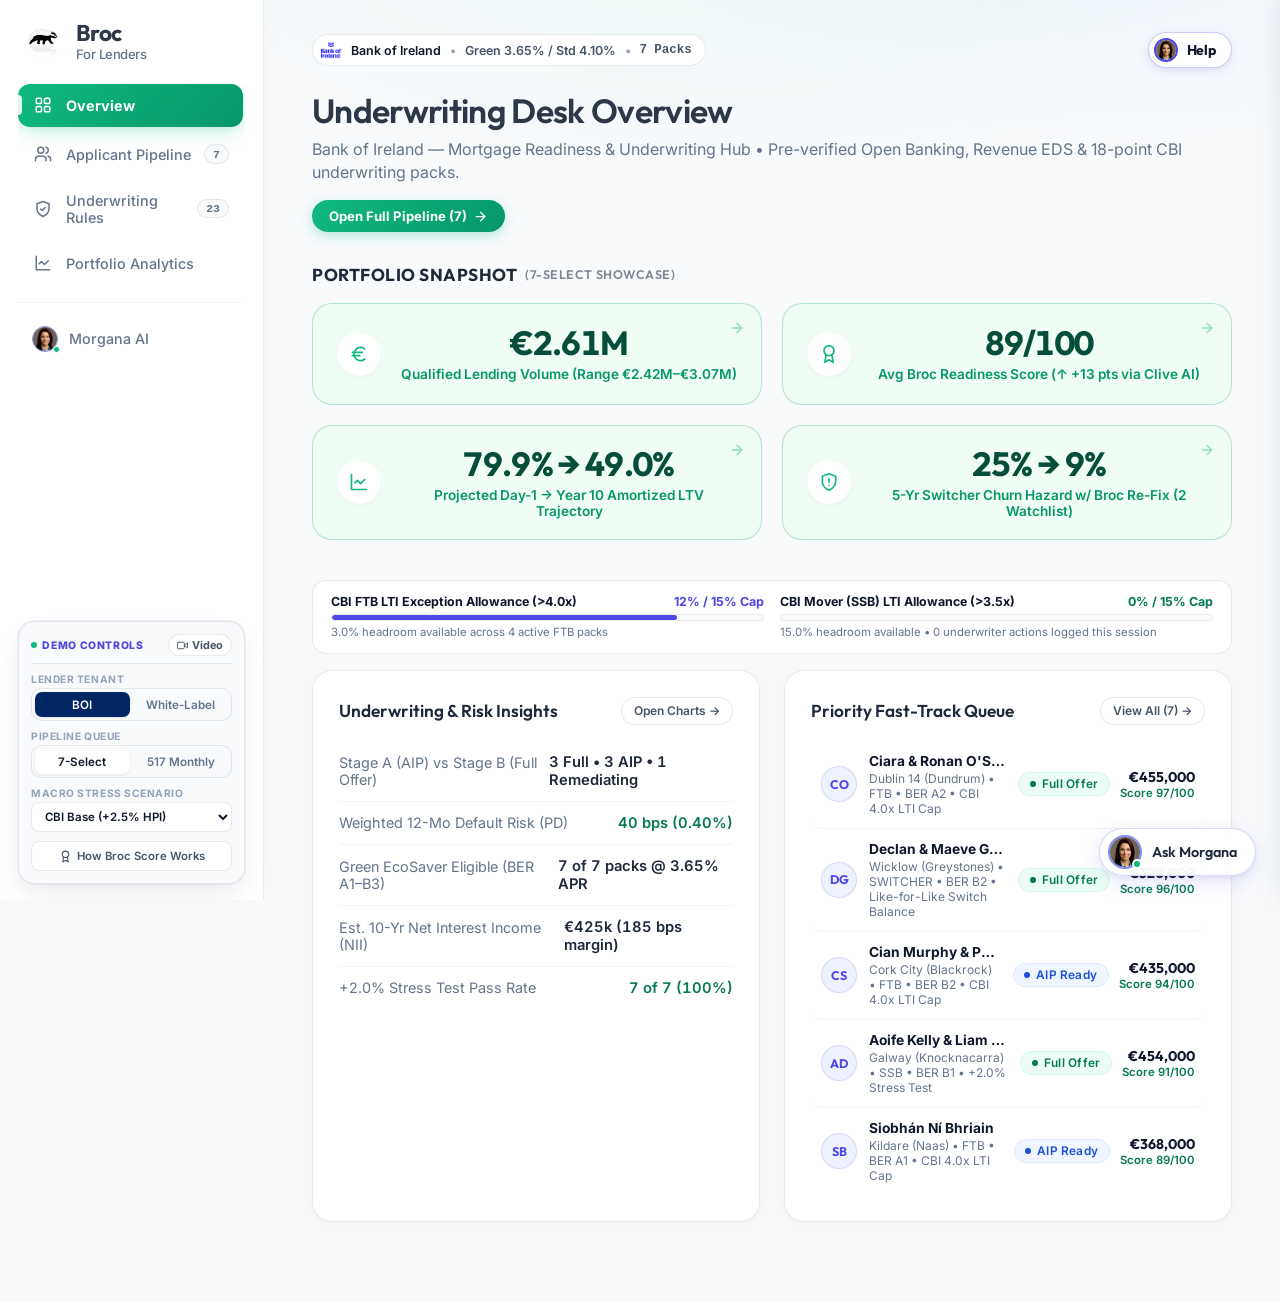
<file: index.html>
<!DOCTYPE html>
<html lang="en">
<head>
  <meta charset="UTF-8" />
  <meta name="viewport" content="width=device-width, initial-scale=1.0" />
  <meta name="theme-color" content="#10b981" />
  <title>Broc. For Lenders — Underwriting &amp; Pre-Approved Mortgage Desk</title>
  <link rel="icon" type="image/png" href="assets/icons/broc_favicon1.png" />
  <link rel="preconnect" href="https://fonts.googleapis.com" />
  <link rel="preconnect" href="https://fonts.gstatic.com" crossorigin />
  <link href="https://fonts.googleapis.com/css2?family=Inter:wght@400;500;600;700;800&family=Outfit:wght@500;600;700;800&display=swap" rel="stylesheet" />
  <link rel="stylesheet" href="css/portal.css" />
</head>
<body>

  <!-- Mobile Drawer Backdrop -->
  <div id="sidebarBackdrop" class="sidebar-backdrop" onclick="toggleMobileSidebar(false)"></div>

  <!-- Mobile Topbar (< 992px) -->
  <header class="mobile-topbar">
    <div style="display:flex;align-items:center;gap:10px;">
      <button class="close-icon-btn" onclick="toggleMobileSidebar(true)" aria-label="Open navigation">
        <svg width="18" height="18" viewBox="0 0 24 24" fill="none" stroke="currentColor" stroke-width="2" stroke-linecap="round" stroke-linejoin="round"><line x1="4" y1="12" x2="20" y2="12"/><line x1="4" y1="6" x2="20" y2="6"/><line x1="4" y1="18" x2="20" y2="18"/></svg>
      </button>
      <img src="assets/images/logos/brokerly-logo.png" alt="Broc" style="width:32px;height:32px;object-fit:contain;border-radius:8px;background:#fff;padding:2px;" />
      <div class="sidebar-logo-text" style="font-size:1.15rem;">
        Broc <span style="display:inline;font-size:0.78rem;margin-left:4px;">For Lenders</span>
      </div>
    </div>
  </header>

  <div class="portal-shell">

    <!-- ======================================================================= -->
    <!-- FIXED 260px B2B LENDER SIDEBAR (Matched to vendor.html)                  -->
    <!-- ======================================================================= -->
    <aside id="lenderSidebar" class="lender-sidebar">
      <div class="sidebar-logo-container" onclick="switchView('overview')">
        <img src="assets/images/logos/brokerly-logo.png" alt="Broc Emblem" />
        <div class="sidebar-logo-text">
          Broc
          <span>For Lenders</span>
        </div>
      </div>

      <nav class="sidebar-nav" aria-label="Primary Lender Navigation">
        <button id="nav-overview" class="sidebar-nav-item active" onclick="switchView('overview')">
          <span class="nav-icon">
            <svg width="18" height="18" viewBox="0 0 24 24" fill="none" stroke="currentColor" stroke-width="2" stroke-linecap="round" stroke-linejoin="round"><rect x="3" y="3" width="7" height="7" rx="1.5"/><rect x="14" y="3" width="7" height="7" rx="1.5"/><rect x="14" y="14" width="7" height="7" rx="1.5"/><rect x="3" y="14" width="7" height="7" rx="1.5"/></svg>
          </span>
          <span>Overview</span>
        </button>

        <button id="nav-pipeline" class="sidebar-nav-item" onclick="switchView('pipeline')">
          <span class="nav-icon">
            <svg width="18" height="18" viewBox="0 0 24 24" fill="none" stroke="currentColor" stroke-width="2" stroke-linecap="round" stroke-linejoin="round"><path d="M16 21v-2a4 4 0 0 0-4-4H6a4 4 0 0 0-4 4v2"/><circle cx="9" cy="7" r="4"/><path d="M22 21v-2a4 4 0 0 0-3-3.87"/><path d="M16 3.13a4 4 0 0 1 0 7.75"/></svg>
          </span>
          <span>Applicant Pipeline</span>
          <span id="navBadgePipeline" class="sidebar-nav-badge">7</span>
        </button>

        <button id="nav-rules" class="sidebar-nav-item" onclick="switchView('rules')">
          <span class="nav-icon">
            <svg width="18" height="18" viewBox="0 0 24 24" fill="none" stroke="currentColor" stroke-width="2" stroke-linecap="round" stroke-linejoin="round"><path d="M12 22s8-4 8-10V5l-8-3-8 3v7c0 6 8 10 8 10z"/><path d="m9 12 2 2 4-4"/></svg>
          </span>
          <span>Underwriting Rules</span>
          <span id="navBadgeRules" class="sidebar-nav-badge">23</span>
        </button>

        <button id="nav-analytics" class="sidebar-nav-item" onclick="switchView('analytics')">
          <span class="nav-icon">
            <svg width="18" height="18" viewBox="0 0 24 24" fill="none" stroke="currentColor" stroke-width="2" stroke-linecap="round" stroke-linejoin="round"><path d="M3 3v18h18"/><path d="m19 9-5 5-4-4-3 3"/></svg>
          </span>
          <span>Portfolio Analytics</span>
        </button>

        <div class="sidebar-divider">
          <button class="sidebar-ai-link" onclick="toggleAssistant(true)">
            <span class="sidebar-ai-avatar-stack">
              <img src="assets/images/avatars/morgana.png" alt="Morgana" class="sidebar-ai-avatar" />
              <span class="sidebar-ai-dot"></span>
            </span>
            <span>Morgana AI</span>
          </button>
        </div>
      </nav>

      <!-- Ever-Present Floating Demo Controls Dock (Consolidated) -->
      <div id="sidebarFooter" class="sidebar-demo-dock" aria-label="Demo Controls"></div>
    </aside>

    <!-- ======================================================================= -->
    <!-- MAIN WORKSPACE CANVAS (1600px Max Width)                                -->
    <!-- ======================================================================= -->
    <div class="main-wrapper">
      <div class="main-container">

        <!-- Clean Top Context Strip + Morgana Help Pill -->
        <div class="top-utility-strip">
          <div id="topContextBreadcrumb" class="context-breadcrumb"></div>
          <div id="morganaHelpHeaderAnchor" class="header-actions"></div>
        </div>

        <!-- Morgana Expanded Contextual Analysis & Tour Slot -->
        <div id="morganaBannerSlot" class="banner-home-slot"></div>

        <!-- Dynamic Active View Mount -->
        <main id="viewContainer"></main>

      </div>
    </div>
  </div>

  <!-- ========================================================================= -->
  <!-- 640px SLIDE-OVER 360-DEGREE APPLICANT DRAWER (.applicant-drawer-panel)     -->
  <!-- ========================================================================= -->
  <div id="drawerBackdrop" class="drawer-backdrop" onclick="closeApplicantDrawer()"></div>
  <aside id="applicantDrawerPanel" class="applicant-drawer-panel" role="dialog" aria-label="Applicant 360 Underwriting File">
    <div id="drawerContentRoot" style="display:flex;flex-direction:column;height:100%;"></div>
  </aside>

  <!-- ========================================================================= -->
  <!-- FLOATING COPILOT PILL FAB + 560px SLIDE-OVER MORGANA ASSISTANT DRAWER     -->
  <!-- ========================================================================= -->
  <button id="vivienFabTrigger" class="vivien-floating-trigger" onclick="toggleAssistant(true)" aria-label="Ask Morgana AI Copilot">
    <span class="vivien-fab-avatars">
      <img src="assets/images/avatars/morgana.png" alt="Morgana" class="vivien-fab-img" />
      <span class="vivien-fab-status"></span>
    </span>
    <span class="vivien-fab-text">Ask Morgana</span>
  </button>

  <div id="assistantOverlay" class="assistant-overlay" onclick="toggleAssistant(false)"></div>
  <aside id="assistantDrawer" class="assistant-side-panel" role="dialog" aria-label="Morgana B2B Underwriting Copilot">
    <div class="assistant-header">
      <div class="assistant-persona">
        <div class="sidebar-ai-avatar-stack">
          <img src="assets/images/avatars/morgana.png" alt="Morgana" class="assistant-persona-squircle" />
          <span class="sidebar-ai-dot" style="width:9px;height:9px;"></span>
        </div>
        <div>
          <h3 class="assistant-name">Morgana Copilot</h3>
          <div class="assistant-status-tag">B2B Credit Desk • Live CBI +2% Stress &amp; Queue Intelligence</div>
        </div>
      </div>
      <div style="display:flex;align-items:center;gap:8px;">
        <button id="chatHelpBtn" class="btn-xs-pill help-pill-btn" onclick="openChatHelpModal()" title="Morgana Help &amp; Analysis Guide">? Help</button>
        <button class="btn-xs-pill" onclick="clearAssistantChat()">Clear</button>
        <button class="close-icon-btn" onclick="toggleAssistant(false)" aria-label="Close AI Copilot">✕</button>
      </div>
    </div>

    <div id="assistantChatBody" class="assistant-chat-body custom-scroll"></div>

    <div class="assistant-input-area">
      <div class="assistant-quick-chips custom-scroll">
        <button class="assistant-chip" onclick="handleAssistantChip('Fast-Track Score 90+')">Fast-Track Score 90+</button>
        <button class="assistant-chip" onclick="handleAssistantChip('Compare BOI vs White-Label')">Compare BOI vs WL</button>
        <button class="assistant-chip" onclick="handleAssistantChip('Why is selected or nurture blocked?')">Why Blocked / Pending</button>
        <button class="assistant-chip" onclick="handleAssistantChip('Churn Watchlist (≥30%)')">Churn Watchlist (≥30%)</button>
        <button class="assistant-chip" onclick="handleAssistantChip('Stamp 4 & Self-Employed')">Stamp 4 &amp; Self-Employed</button>
        <button class="assistant-chip" onclick="handleAssistantChip('Explain Selected +2% Stress Pass')">Explain Selected +2% Stress</button>
        <button class="assistant-chip" onclick="handleAssistantChip('Clive Remediation Queue')">Clive Remediation</button>
      </div>
      <div class="assistant-input-wrapper">
        <input
          id="assistantInput"
          type="text"
          class="assistant-input"
          placeholder="Ask about borrowers, counties (Dublin, Cork), Stamp 4, LTV or churn..."
          onkeydown="handleAssistantKeydown(event)"
        />
        <button class="assistant-send-btn" onclick="handleAssistantSend()" aria-label="Send query">
          <svg width="16" height="16" viewBox="0 0 24 24" fill="none" stroke="currentColor" stroke-width="2.2" stroke-linecap="round" stroke-linejoin="round"><line x1="22" y1="2" x2="11" y2="13"/><polygon points="22 2 15 22 11 13 2 9 22 2"/></svg>
        </button>
      </div>
    </div>
  </aside>

  <!-- ========================================================================= -->
  <!-- MODAL 1: BROC SCORE (0-100) METHODOLOGY                                   -->
  <!-- ========================================================================= -->
  <div id="scoreModal" class="portal-modal-backdrop" onclick="if(event.target===this) closeScoreModal()">
    <div class="portal-modal-card">
      <div class="portal-modal-header">
        <div class="modal-brand-lockup">
          <img src="assets/images/logos/brokerly-logo.png" alt="Broc" />
          <div>
            <h3 style="font-family:'Outfit',sans-serif;font-size:1.05rem;font-weight:700;margin:0;color:var(--text-primary);">The Broc Score (0–100): What It Means for Underwriters</h3>
            <p style="font-size:0.76rem;color:var(--text-muted);margin:2px 0 0;">Deterministic 5-pillar Irish mortgage readiness score powered by Clara &amp; Clive</p>
          </div>
        </div>
        <button class="close-icon-btn" onclick="closeScoreModal()">✕</button>
      </div>
      <div class="portal-modal-body custom-scroll">
        <p style="margin:0 0 12px 0;line-height:1.55;">
          Unlike a generic credit bureau score (Ireland's CCR does not output a consumer FICO score), the <strong>Broc Score (0–100)</strong> measures <strong>real-time Irish mortgage underwriting pass probability</strong> across 6–12 months of verified transaction data, identity/residency checks, and Central Bank of Ireland rules.
        </p>

        <div class="pillar-explain-card">
          <div class="pillar-explain-head">
            <span>Pillar 1: Stress-Tested Repayment Capacity &amp; NDI Margin</span>
            <span style="color:var(--status-success-text);">Max 30 Points</span>
          </div>
          <p style="margin:0;line-height:1.5;">Measures verified monthly repayment capacity (<code>Verified Rent + Consistent Savings + Expiring Loans</code>) against the proposed mortgage repayment stressed at <strong>Offered Rate + 2.0%</strong>. Full 30 pts requires ≥115% stress coverage and passing Net Disposable Income (NDI) after standard Irish household living costs.</p>
        </div>

        <div class="pillar-explain-card">
          <div class="pillar-explain-head">
            <span>Pillar 2: 6-Month Account Conduct &amp; Behavioural Hygiene</span>
            <span style="color:var(--status-success-text);">Max 25 Points</span>
          </div>
          <p style="margin:0;line-height:1.5;">Clara scans 100% of current, joint, savings, and neobank (Revolut/N26) statements. Deducts points for: unpaid direct debits (-10), unarranged overdrafts (-8), referral fees (-5), regular gambling/betting &gt;1.5% of net pay (-10), or active BNPL/Klarna installments (-6).</p>
        </div>

        <div class="pillar-explain-card">
          <div class="pillar-explain-head">
            <span>Pillar 3: Income Stability, Contract Tenure &amp; Revenue Match</span>
            <span style="color:var(--status-success-text);">Max 20 Points</span>
          </div>
          <p style="margin:0;line-height:1.5;">Cross-checks 3 months payslips + Revenue <strong>Employment Detail Summary (EDS)</strong> against actual salary bank credits. Confirms permanent employment, probation passed, ≥6–12 months tenure, or 2–3 years certified accounts + Form 11 + ROS Tax Clearance for self-employed.</p>
        </div>

        <div class="pillar-explain-card">
          <div class="pillar-explain-head">
            <span>Pillar 4: Deposit Source (AML), LTV &amp; Central Credit Register</span>
            <span style="color:var(--status-success-text);">Max 15 Points</span>
          </div>
          <p style="margin:0;line-height:1.5;">Verifies ≥10% deposit (90% LTV max) with full Anti-Money Laundering (AML) provenance: organic monthly savings build-up, Revenue Help-to-Buy (HTB) access code, or signed Gift Letter with donor statement proof, plus zero undisclosed loans or arrears on the CCR.</p>
        </div>

        <div class="pillar-explain-card" style="margin-bottom:0;">
          <div class="pillar-explain-head">
            <span>Pillar 5: Identity (KYC), Citizenship/Residency &amp; Pack Completeness</span>
            <span style="color:var(--status-success-text);">Max 10 Points</span>
          </div>
          <p style="margin:0;line-height:1.5;">Biometric Passport/Driving Licence KYC, Proof of Address (&lt;3 mos), verified PPSN document, and right-to-reside eligibility (Irish/UK/EU/EEA Citizen, or Non-EEA Stamp 4 / Critical Skills Employment Permit with required Irish residency history).</p>
        </div>
      </div>
    </div>
  </div>

  <!-- ========================================================================= -->
  <!-- MODAL 2: COMPLETE 18-CRITERIA MATRIX (STAGE A vs STAGE B)                 -->
  <!-- ========================================================================= -->
  <div id="rulesModal" class="portal-modal-backdrop" onclick="if(event.target===this) closeRulesComparisonModal()">
    <div class="portal-modal-card wide">
      <div class="portal-modal-header">
        <div class="modal-brand-lockup">
          <img src="assets/images/logos/brokerly-logo.png" alt="Broc" />
          <div>
            <h3 style="font-family:'Outfit',sans-serif;font-size:1.05rem;font-weight:700;margin:0;color:var(--text-primary);">Complete 18-Point Underwriting Criteria: Stage A (AIP) vs Stage B (Full)</h3>
            <p style="font-size:0.76rem;color:var(--text-muted);margin:2px 0 0;">Every identity, citizenship, tax, conduct, property, and legal requirement packaged by Broc</p>
          </div>
        </div>
        <button class="close-icon-btn" onclick="closeRulesComparisonModal()">✕</button>
      </div>
      <div class="portal-modal-body custom-scroll">
        <div class="modal-grid-2">
          <div class="rules-col-box">
            <span class="policy-badge policy-badge-clause">A) MORTGAGE IN PRINCIPLE (10 CORE CRITERIA)</span>
            <h4 style="font-family:'Outfit',sans-serif;font-size:0.95rem;font-weight:700;margin:10px 0 4px;color:var(--text-primary);">Identity, Residency, Tax, 6-Mo Conduct &amp; Affordability</h4>
            <ol class="rules-ordered-list">
              <li><strong>Photo ID &amp; Biometric Liveness (KYC):</strong> Valid Passport or Irish Driving Licence.</li>
              <li><strong>Citizenship &amp; Residency Status:</strong> Irish/UK/EU/EEA Citizen, or Non-EEA Stamp 4 / Critical Skills Permit.</li>
              <li><strong>Proof of Current Address (AML):</strong> Utility bill or bank statement (&lt;3–6 months).</li>
              <li><strong>PPSN Verification:</strong> Official Revenue/DSP document confirming PPS Number.</li>
              <li><strong>Central Credit Register (CCR) &amp; Judgments:</strong> Zero undisclosed loans, arrears, or Stubbs/ISI flags.</li>
              <li><strong>Employment Status &amp; Probation:</strong> Permanent PAYE role (probation passed) or ≥2 yrs Self-Employed.</li>
              <li><strong>Verified Income &amp; Tax Compliance:</strong> 3 mos payslips + Revenue EDS (or Audited Accounts + Form 11).</li>
              <li><strong>6-Month Bank &amp; Savings Statements:</strong> All current, savings &amp; Revolut/N26 accounts via Yapily / CSV.</li>
              <li><strong>Account Conduct &amp; Red-Flag Screen:</strong> 0 unpaid DDs, 0 overdrafts, gambling &lt;1.5%, BNPL cleared.</li>
              <li><strong>Deposit Source (AML) &amp; +2% Stress Test:</strong> ≥10% deposit proven (Savings/HTB/Gift Letter) + Rate + 2%.</li>
            </ol>
          </div>

          <div class="rules-col-box">
            <span class="policy-badge policy-badge-rider">B) FULL MORTGAGE (+8 POST SALE-AGREED CRITERIA)</span>
            <h4 style="font-family:'Outfit',sans-serif;font-size:0.95rem;font-weight:700;margin:10px 0 4px;color:var(--text-primary);">Employer Sign-Off, Valuation, BER, Legal &amp; Insurance</h4>
            <ol start="11" class="rules-ordered-list">
              <li><strong>Standardized Lender Salary Certificate:</strong> Employer HR signed &amp; stamped form confirming base pay.</li>
              <li><strong>Pre-Offer Statement &amp; Payslip Refresh:</strong> Latest month bank feed confirming savings &amp; zero new debt.</li>
              <li><strong>Sale Agreed Sales Advice Note &amp; Booking Deposit:</strong> Estate agent confirmation &amp; booking receipt.</li>
              <li><strong>Lender Panel Property Valuation Report:</strong> Approved panel valuer inspection confirming market value.</li>
              <li><strong>SEAI BER Certificate &amp; Green Eligibility:</strong> Official BER cert (A1–B3 unlocks EcoSaver Green rate).</li>
              <li><strong>Structural Survey &amp; Planning Compliance:</strong> Engineer survey &amp; Architect Opinion of Compliance.</li>
              <li><strong>Solicitor Undertaking &amp; Contracts for Sale:</strong> Approved panel solicitor undertaking &amp; clean title.</li>
              <li><strong>Mortgage Protection, Home Insurance &amp; SEPA DD:</strong> Bound Life Cover + Buildings Insurance + DD mandate.</li>
            </ol>
          </div>
        </div>
      </div>
    </div>
  </div>

  <!-- MODAL 3: SINGLE POLICY RULE INSPECTOR -->
  <div id="ruleDetailModal" class="portal-modal-backdrop" onclick="if(event.target===this) closeRuleDetailModal()">
    <div id="ruleDetailModalContent" class="portal-modal-card" style="max-width:620px;"></div>
  </div>

  <!-- MODAL 4: OFFICIAL AIP / LOAN OFFER CERTIFICATE MODAL -->
  <div id="aipCertificateModal" class="portal-modal-backdrop" onclick="if(event.target===this) closeAipCertificateModal()">
    <div id="aipCertificateModalContent" class="portal-modal-card aip-certificate-card"></div>
  </div>

  <!-- Modular Zero-Build Scripts (Netlify publish = ".") -->
  <script src="js/data.js"></script>
  <script src="js/engine.js"></script>
  <script src="js/charts.js"></script>
  <script src="js/copilot.js"></script>
  <script src="js/guidance.js"></script>
  <script src="js/portal.js"></script>
</body>
</html>
</file>
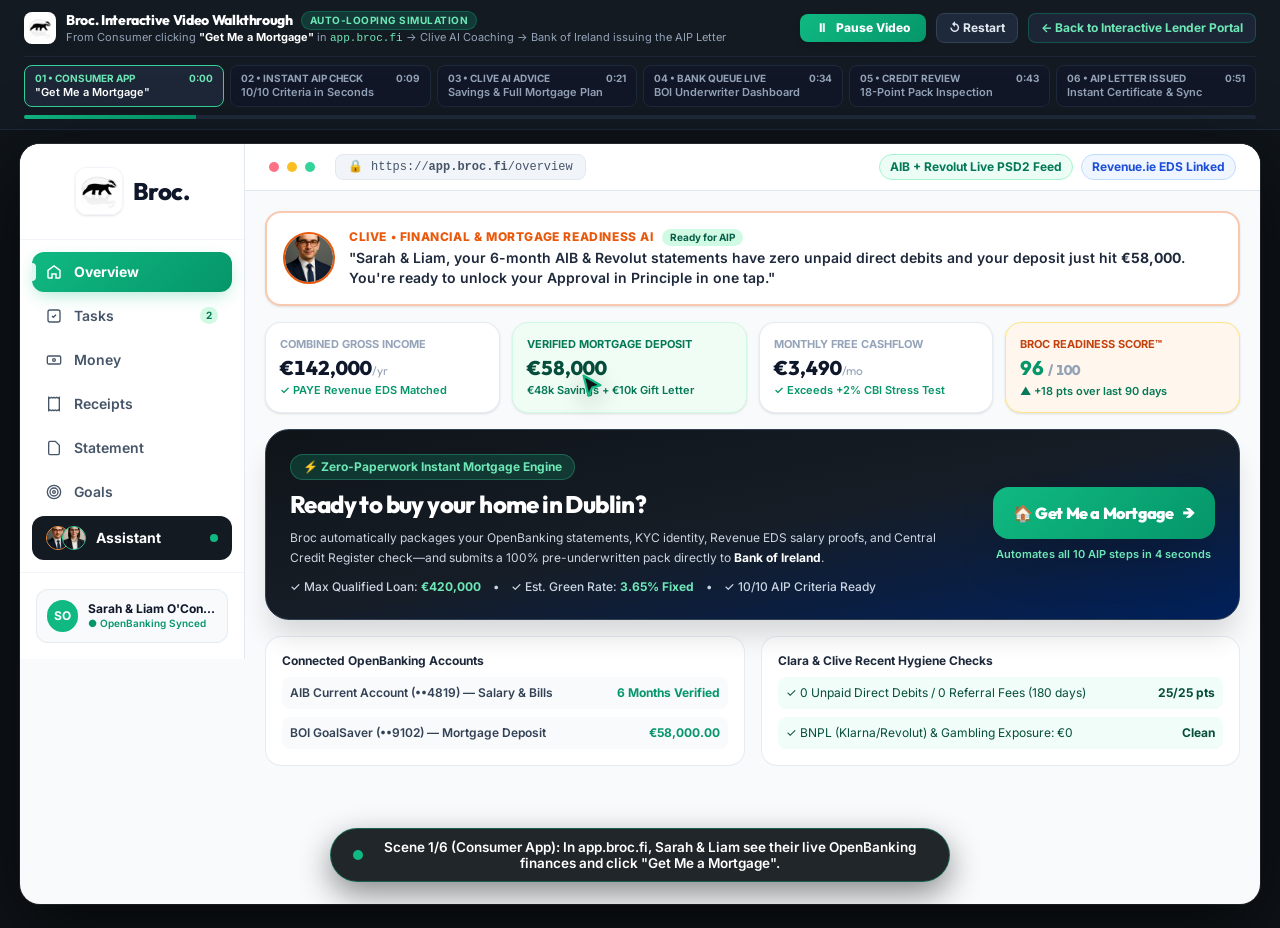
<file: demo.html>
<!DOCTYPE html>
<html lang="en">
<head>
  <meta charset="UTF-8" />
  <meta name="viewport" content="width=device-width, initial-scale=1.0" />
  <title>Broc. End-to-End Mortgage Demo — Consumer App to Bank AIP in Seconds</title>
  <link rel="icon" type="image/png" href="assets/icons/broc_favicon1.png" />
  <link rel="preconnect" href="https://fonts.googleapis.com">
  <link rel="preconnect" href="https://fonts.gstatic.com" crossorigin>
  <link href="https://fonts.googleapis.com/css2?family=Inter:wght@400;500;600;700;800&family=Outfit:wght@500;600;700;800;900&display=swap" rel="stylesheet">
  <link rel="stylesheet" href="css/demo.css" />
  <style>
    :root {
      --broc-emerald: #10b981;
      --broc-emerald-dark: #059669;
      --broc-sapphire: #2563eb;
      --clive-amber: #ea580c;
      --boi-navy: #00205B;
    }
    body {
      font-family: 'Inter', -apple-system, BlinkMacSystemFont, sans-serif;
      background: #0f1419;
      color: #0f172a;
      margin: 0;
      overflow-x: hidden;
      user-select: none;
    }
    h1, h2, h3, h4, .font-display {
      font-family: 'Outfit', 'Inter', sans-serif;
    }

    /* Video Stage Frame */
    .video-stage-wrapper {
      max-width: 1440px;
      margin: 0 auto;
      padding: 14px 20px 24px;
    }
    .video-viewport {
      position: relative;
      width: 100%;
      min-height: 760px;
      background: #f8fafc;
      border-radius: 20px;
      overflow: hidden;
      box-shadow: 0 25px 80px rgba(0, 0, 0, 0.65), 0 0 0 1px rgba(255, 255, 255, 0.12);
    }
    .kpi-fluid-num {
      font-size: clamp(1.05rem, 1.55vw, 1.45rem);
      font-variant-numeric: tabular-nums;
      line-height: 1.2;
      white-space: nowrap;
    }

    /* Fake Animated Cursor */
    #sim-cursor {
      position: absolute;
      top: 50%;
      left: 50%;
      width: 28px;
      height: 28px;
      z-index: 9999;
      pointer-events: none;
      transition: top 0.85s cubic-bezier(0.22, 1, 0.36, 1), left 0.85s cubic-bezier(0.22, 1, 0.36, 1), transform 0.15s ease;
      filter: drop-shadow(0 6px 12px rgba(0,0,0,0.35));
    }
    #sim-cursor.clicking {
      transform: scale(0.82);
    }
    .cursor-ripple {
      position: absolute;
      top: -10px;
      left: -10px;
      width: 44px;
      height: 44px;
      border-radius: 50%;
      border: 3px solid #10b981;
      background: rgba(16, 185, 129, 0.25);
      opacity: 0;
      transform: scale(0.3);
      pointer-events: none;
    }
    #sim-cursor.clicking .cursor-ripple {
      animation: rippleAnim 0.55s ease-out forwards;
    }
    @keyframes rippleAnim {
      0% { opacity: 1; transform: scale(0.3); }
      100% { opacity: 0; transform: scale(1.75); }
    }

    /* Subtitle / Voiceover Bar */
    .caption-pill {
      position: absolute;
      bottom: 22px;
      left: 50%;
      transform: translateX(-50%);
      z-index: 9000;
      background: rgba(15, 20, 25, 0.92);
      backdrop-filter: blur(12px);
      color: #ffffff;
      padding: 10px 22px;
      border-radius: 999px;
      border: 1px solid rgba(16, 185, 129, 0.42);
      box-shadow: 0 12px 32px rgba(0, 0, 0, 0.45);
      font-size: 13.5px;
      font-weight: 600;
      display: flex;
      align-items: center;
      gap: 10px;
      max-width: 88%;
      text-align: center;
      transition: all 0.3s ease;
    }

    /* Pulse highlight for target buttons */
    .target-glow {
      animation: targetPulse 1.5s infinite;
    }
    @keyframes targetPulse {
      0%, 100% { box-shadow: 0 0 0 0 rgba(16, 185, 129, 0.58), 0 10px 25px rgba(16, 185, 129, 0.32); }
      50% { box-shadow: 0 0 0 10px rgba(16, 185, 129, 0), 0 10px 25px rgba(16, 185, 129, 0.48); }
    }

    /* Checkmark item animation */
    .aip-step-row {
      opacity: 0.35;
      transform: translateY(4px);
      transition: all 0.28s cubic-bezier(0.22, 1, 0.36, 1);
    }
    .aip-step-row.verified {
      opacity: 1;
      transform: translateY(0);
      background: #f0fdf4;
      border-color: #86efac;
    }

    /* Custom Scrollbar */
    ::-webkit-scrollbar { width: 6px; height: 6px; }
    ::-webkit-scrollbar-track { background: #f1f5f9; }
    ::-webkit-scrollbar-thumb { background: #cbd5e1; border-radius: 3px; }
  </style>
</head>
<body class="text-slate-900">

  <!-- TOP PLAYER HEADER & CONTROLS -->
  <div class="bg-[#131a22] border-b border-slate-800 text-white px-6 py-2.5">
    <div class="max-w-[1440px] mx-auto flex flex-wrap items-center justify-between gap-4">
      <!-- Brand + Title -->
      <div class="flex items-center gap-3">
        <a href="index.html" class="flex items-center gap-2.5 group">
          <div class="w-8 h-8 rounded-lg bg-white p-0.5 flex items-center justify-center shadow">
            <img src="assets/images/logos/brokerly-logo.png" alt="Broc" class="w-full h-full object-contain rounded" />
          </div>
          <div>
            <div class="flex items-center gap-2">
              <span class="font-display font-extrabold text-sm tracking-tight text-white">Broc. Interactive Video Walkthrough</span>
              <span class="text-[10px] font-bold uppercase tracking-wider px-2 py-0.5 rounded-full bg-emerald-500/20 text-emerald-300 border border-emerald-500/30">Auto-Looping Simulation</span>
            </div>
            <p class="text-[11px] text-slate-400">From Consumer clicking <strong class="text-white">"Get Me a Mortgage"</strong> in <code class="text-emerald-300">app.broc.fi</code> → Clive AI Coaching → Bank of Ireland issuing the AIP Letter</p>
          </div>
        </a>
      </div>

      <!-- Playback Controls -->
      <div class="flex items-center gap-2.5">
        <button id="btn-play-pause" onclick="togglePlayPause()" class="flex items-center gap-2 px-4 py-1.5 rounded-lg text-xs font-extrabold bg-gradient-to-r from-[#10b981] to-[#059669] text-white shadow hover:opacity-95 transition">
          <span id="play-pause-icon">⏸</span>
          <span id="play-pause-label">Pause Video</span>
        </button>
        <button onclick="restartVideo()" class="px-3 py-1.5 rounded-lg text-xs font-bold bg-slate-800 hover:bg-slate-700 text-slate-200 border border-slate-700 transition">
          ↺ Restart
        </button>
        <a href="index.html" class="px-3 py-1.5 rounded-lg text-xs font-bold bg-slate-800/80 hover:bg-slate-700 text-emerald-300 border border-emerald-500/30 transition flex items-center gap-1.5">
          <span>← Back to Interactive Lender Portal</span>
        </a>
      </div>
    </div>

    <!-- CHAPTER SCRUBBER BAR -->
    <div class="max-w-[1440px] mx-auto mt-2.5 pt-2 border-t border-slate-800/80">
      <div class="grid grid-cols-6 gap-1.5" id="chapter-buttons">
        <button onclick="jumpToScene(1)" id="chap-1" class="text-left px-2.5 py-1.5 rounded-lg border transition bg-slate-800/90 border-emerald-400 text-white">
          <div class="flex items-center justify-between text-[10px] font-bold text-emerald-300">
            <span>01 • CONSUMER APP</span>
            <span>0:00</span>
          </div>
          <div class="text-[11px] font-semibold truncate">"Get Me a Mortgage"</div>
        </button>
        <button onclick="jumpToScene(2)" id="chap-2" class="text-left px-2.5 py-1.5 rounded-lg border transition bg-slate-900/60 border-slate-800 text-slate-400 hover:text-white">
          <div class="flex items-center justify-between text-[10px] font-bold">
            <span>02 • INSTANT AIP CHECK</span>
            <span>0:09</span>
          </div>
          <div class="text-[11px] font-semibold truncate">10/10 Criteria in Seconds</div>
        </button>
        <button onclick="jumpToScene(3)" id="chap-3" class="text-left px-2.5 py-1.5 rounded-lg border transition bg-slate-900/60 border-slate-800 text-slate-400 hover:text-white">
          <div class="flex items-center justify-between text-[10px] font-bold">
            <span>03 • CLIVE AI ADVICE</span>
            <span>0:21</span>
          </div>
          <div class="text-[11px] font-semibold truncate">Savings & Full Mortgage Plan</div>
        </button>
        <button onclick="jumpToScene(4)" id="chap-4" class="text-left px-2.5 py-1.5 rounded-lg border transition bg-slate-900/60 border-slate-800 text-slate-400 hover:text-white">
          <div class="flex items-center justify-between text-[10px] font-bold">
            <span>04 • BANK QUEUE LIVE</span>
            <span>0:34</span>
          </div>
          <div class="text-[11px] font-semibold truncate">BOI Underwriter Dashboard</div>
        </button>
        <button onclick="jumpToScene(5)" id="chap-5" class="text-left px-2.5 py-1.5 rounded-lg border transition bg-slate-900/60 border-slate-800 text-slate-400 hover:text-white">
          <div class="flex items-center justify-between text-[10px] font-bold">
            <span>05 • CREDIT REVIEW</span>
            <span>0:43</span>
          </div>
          <div class="text-[11px] font-semibold truncate">18-Point Pack Inspection</div>
        </button>
        <button onclick="jumpToScene(6)" id="chap-6" class="text-left px-2.5 py-1.5 rounded-lg border transition bg-slate-900/60 border-slate-800 text-slate-400 hover:text-white">
          <div class="flex items-center justify-between text-[10px] font-bold">
            <span>06 • AIP LETTER ISSUED</span>
            <span>0:51</span>
          </div>
          <div class="text-[11px] font-semibold truncate">Instant Certificate & Sync</div>
        </button>
      </div>
      <!-- Smooth Progress Bar -->
      <div class="w-full h-1 bg-slate-800 rounded-full overflow-hidden mt-2">
        <div id="master-progress" class="h-full bg-gradient-to-r from-[#10b981] to-[#059669] transition-all duration-300" style="width: 5%"></div>
      </div>
    </div>
  </div>

  <!-- MAIN 1080p SIMULATED VIDEO STAGE -->
  <div class="video-stage-wrapper">
    <div class="video-viewport" id="video-viewport">

      <!-- SIMULATED MOUSE CURSOR -->
      <div id="sim-cursor" style="top: 62%; left: 72%;">
        <div class="cursor-ripple"></div>
        <svg width="28" height="28" viewBox="0 0 28 28" fill="none" xmlns="http://www.w3.org/2000/svg">
          <path d="M5.5 3.5L22.5 13.2L14.2 15.6L10.5 23.5L5.5 3.5Z" fill="#0f1419" stroke="#10b981" stroke-width="2.2" stroke-linejoin="round"/>
        </svg>
      </div>

      <!-- ========================================================================= -->
      <!-- PART A: CONSUMER APP (https://app.broc.fi) — SCENES 1, 2, 3               -->
      <!-- ========================================================================= -->
      <div id="consumer-app-stage" class="w-full h-full flex bg-[#f8fafc] transition-opacity duration-500">
        
        <!-- Authentic app.broc.fi Left Desktop Sidebar -->
        <aside class="w-[225px] bg-white border-r border-slate-200 flex flex-col justify-between shrink-0 h-full">
          <div>
            <!-- Logo Header -->
            <div class="h-[96px] border-b border-slate-100 flex items-center justify-center gap-2.5 px-4">
              <img src="assets/images/logos/brokerly-logo.png" alt="Broc" class="w-12 h-12 rounded-xl object-cover border border-slate-100 shadow-sm" />
              <span class="font-display font-extrabold text-2xl tracking-tight text-slate-900">Broc.</span>
            </div>

            <!-- Nav Items matching app.broc.fi -->
            <nav class="p-3 space-y-1">
              <div class="broc-nav-active flex items-center gap-3 px-3.5 py-2.5 rounded-xl font-bold text-sm">
                <svg class="w-4 h-4" fill="none" stroke="currentColor" stroke-width="2.2" viewBox="0 0 24 24"><path d="M3 9.5L12 3l9 6.5V20a1 1 0 0 1-1 1h-5v-6h-6v6H4a1 1 0 0 1-1-1V9.5z"/></svg>
                <span>Overview</span>
              </div>
              <div class="flex items-center justify-between px-3.5 py-2.5 rounded-xl text-slate-600 font-semibold text-sm">
                <div class="flex items-center gap-3">
                  <svg class="w-4 h-4" fill="none" stroke="currentColor" stroke-width="2" viewBox="0 0 24 24"><rect x="3" y="3" width="18" height="18" rx="3"/><path d="m9 12 2 2 4-4"/></svg>
                  <span>Tasks</span>
                </div>
                <span class="px-1.5 py-0.5 text-[10px] font-bold rounded-full bg-emerald-100 text-emerald-700">2</span>
              </div>
              <div class="flex items-center gap-3 px-3.5 py-2.5 rounded-xl text-slate-600 font-semibold text-sm">
                <svg class="w-4 h-4" fill="none" stroke="currentColor" stroke-width="2" viewBox="0 0 24 24"><rect x="2" y="6" width="20" height="12" rx="2"/><circle cx="12" cy="12" r="2"/></svg>
                <span>Money</span>
              </div>
              <div class="flex items-center gap-3 px-3.5 py-2.5 rounded-xl text-slate-600 font-semibold text-sm">
                <svg class="w-4 h-4" fill="none" stroke="currentColor" stroke-width="2" viewBox="0 0 24 24"><path d="M4 2v20l2-1 2 1 2-1 2 1 2-1 2 1 2-1 2 1V2l-2 1-2-1-2 1-2-1-2 1-2-1-2 1Z"/></svg>
                <span>Receipts</span>
              </div>
              <div class="flex items-center gap-3 px-3.5 py-2.5 rounded-xl text-slate-600 font-semibold text-sm">
                <svg class="w-4 h-4" fill="none" stroke="currentColor" stroke-width="2" viewBox="0 0 24 24"><path d="M14 2H6a2 2 0 0 0-2 2v16a2 2 0 0 0 2 2h12a2 2 0 0 0 2-2V8z"/></svg>
                <span>Statement</span>
              </div>
              <div class="flex items-center gap-3 px-3.5 py-2.5 rounded-xl text-slate-600 font-semibold text-sm">
                <svg class="w-4 h-4" fill="none" stroke="currentColor" stroke-width="2" viewBox="0 0 24 24"><circle cx="12" cy="12" r="10"/><circle cx="12" cy="12" r="6"/><circle cx="12" cy="12" r="2"/></svg>
                <span>Goals</span>
              </div>
              <div class="flex items-center justify-between px-3.5 py-2.5 rounded-xl bg-[#131a22] text-white font-bold text-sm mt-2">
                <div class="flex items-center gap-2.5">
                  <div class="flex -space-x-2">
                    <img src="assets/images/avatars/clive.png" alt="Clive" class="w-6 h-6 rounded-full border border-[#fb923c] object-cover" />
                    <img src="assets/images/avatars/clara.png" alt="Clara" class="w-6 h-6 rounded-full border border-emerald-400 object-cover" />
                  </div>
                  <span>Assistant</span>
                </div>
                <span class="w-2 h-2 rounded-full bg-[#10b981]"></span>
              </div>
            </nav>
          </div>

          <div class="p-4 border-t border-slate-100">
            <div class="bg-slate-50 rounded-xl p-2.5 border border-slate-200/80 flex items-center gap-2.5">
              <div class="w-8 h-8 rounded-full bg-[#10b981] text-white font-bold text-xs flex items-center justify-center">SO</div>
              <div class="min-w-0">
                <div class="text-xs font-bold text-slate-900 truncate">Sarah & Liam O'Connor</div>
                <div class="text-[10px] text-emerald-600 font-semibold">● OpenBanking Synced</div>
              </div>
            </div>
          </div>
        </aside>

        <!-- Main Consumer App Content Area -->
        <main class="flex-1 flex flex-col h-full overflow-hidden">
          <!-- Browser URL Bar Simulation -->
          <div class="bg-white border-b border-slate-200 px-6 py-2.5 flex items-center justify-between">
            <div class="flex items-center gap-2">
              <span class="w-2.5 h-2.5 rounded-full bg-rose-400"></span>
              <span class="w-2.5 h-2.5 rounded-full bg-amber-400"></span>
              <span class="w-2.5 h-2.5 rounded-full bg-emerald-400"></span>
              <div class="ml-3 px-3 py-1 rounded-lg bg-slate-100 border border-slate-200 text-xs font-mono text-slate-600 flex items-center gap-2">
                <span class="text-emerald-600">🔒</span>
                <span>https://<strong>app.broc.fi</strong>/overview</span>
              </div>
            </div>
            <div class="flex items-center gap-2 text-xs font-semibold text-slate-500">
              <span class="px-2.5 py-1 rounded-full bg-emerald-50 text-emerald-700 border border-emerald-200 font-bold">AIB + Revolut Live PSD2 Feed</span>
              <span class="px-2.5 py-1 rounded-full bg-blue-50 text-blue-700 border border-blue-200 font-bold">Revenue.ie EDS Linked</span>
            </div>
          </div>

          <!-- SCENE 1: CONSUMER OVERVIEW & "GET ME A MORTGAGE" CTA -->
          <div id="scene-1-view" class="flex-1 p-5 overflow-y-auto space-y-4" style="padding-bottom:76px;">
            <!-- Clive Signature Assistant Banner (Warm Amber-Orange — variables.css) -->
            <div class="bg-white rounded-2xl p-4 border-2 border-[#ea580c]/30 shadow-sm flex items-center justify-between gap-4">
              <div class="flex items-center gap-3.5">
                <img src="assets/images/avatars/clive.png" alt="Clive" class="w-13 h-13 rounded-full border-2 border-[#ea580c] object-cover shrink-0" style="width:52px;height:52px;" />
                <div>
                  <div class="flex items-center gap-2">
                    <span class="text-xs font-extrabold uppercase tracking-wider text-[#ea580c]">Clive • Financial & Mortgage Readiness AI</span>
                    <span class="text-[10px] font-bold px-2 py-0.5 rounded-full bg-emerald-100 text-emerald-800">Ready for AIP</span>
                  </div>
                  <p class="text-sm font-semibold text-slate-800 mt-0.5">
                    "Sarah & Liam, your 6-month AIB & Revolut statements have zero unpaid direct debits and your deposit just hit <strong>€58,000</strong>. You're ready to unlock your Approval in Principle in one tap."
                  </p>
                </div>
              </div>
            </div>

            <!-- Financial Health Snapshot Cards -->
            <div class="grid grid-cols-4 gap-3">
              <div class="bg-white rounded-2xl p-3.5 border border-slate-200/80 shadow-sm min-w-0">
                <div class="text-[11px] font-bold uppercase text-slate-400">Combined Gross Income</div>
                <div class="font-display font-extrabold text-slate-900 mt-1 kpi-fluid-num">€142,000<span class="text-xs font-normal text-slate-400">/yr</span></div>
                <div class="text-[11px] text-emerald-600 font-semibold mt-1">✓ PAYE Revenue EDS Matched</div>
              </div>
              <div class="bg-[#f0fdf4] rounded-2xl p-3.5 border border-[#d1fae5] shadow-sm min-w-0">
                <div class="text-[11px] font-bold uppercase text-emerald-700">Verified Mortgage Deposit</div>
                <div class="font-display font-extrabold text-[#064e3b] mt-1 kpi-fluid-num">€58,000</div>
                <div class="text-[11px] text-emerald-700 font-semibold mt-1">€48k Savings + €10k Gift Letter</div>
              </div>
              <div class="bg-white rounded-2xl p-3.5 border border-slate-200/80 shadow-sm min-w-0">
                <div class="text-[11px] font-bold uppercase text-slate-400">Monthly Free Cashflow</div>
                <div class="font-display font-extrabold text-slate-900 mt-1 kpi-fluid-num">€3,490<span class="text-xs font-normal text-slate-400">/mo</span></div>
                <div class="text-[11px] text-emerald-600 font-semibold mt-1">✓ Exceeds +2% CBI Stress Test</div>
              </div>
              <div class="bg-[#fff7ed] rounded-2xl p-3.5 border border-amber-200 shadow-sm min-w-0">
                <div class="text-[11px] font-bold uppercase text-[#c2410c]">Broc Readiness Score™</div>
                <div class="font-display font-extrabold text-[#059669] mt-1 kpi-fluid-num">96 <span class="text-sm text-slate-400">/ 100</span></div>
                <div class="text-[11px] text-emerald-700 font-semibold mt-1">▲ +18 pts over last 90 days</div>
              </div>
            </div>

            <!-- HERO CALLOUT: GET ME A MORTGAGE BUTTON -->
            <div class="rounded-3xl bg-gradient-to-br from-[#0f1419] via-[#161d26] to-[#00205B] text-white p-6 shadow-xl border border-slate-700 relative overflow-hidden">
              <div class="relative z-10 flex items-center justify-between gap-5">
                <div class="flex-1 min-w-0">
                  <div class="inline-flex items-center gap-2 px-3 py-1 rounded-full bg-emerald-500/20 border border-emerald-400/30 text-emerald-300 text-xs font-bold mb-2">
                    <span>⚡ Zero-Paperwork Instant Mortgage Engine</span>
                  </div>
                  <h2 class="font-display text-2xl font-extrabold tracking-tight">Ready to buy your home in Dublin?</h2>
                  <p class="text-xs text-slate-300 mt-2 leading-relaxed">
                    Broc automatically packages your OpenBanking statements, KYC identity, Revenue EDS salary proofs, and Central Credit Register check—and submits a 100% pre-underwritten pack directly to <strong class="text-white">Bank of Ireland</strong>.
                  </p>
                  <div class="flex items-center flex-wrap gap-3 mt-3 text-xs text-slate-300 font-medium">
                    <span>✓ Max Qualified Loan: <strong class="text-emerald-300">€420,000</strong></span>
                    <span>•</span>
                    <span>✓ Est. Green Rate: <strong class="text-emerald-300">3.65% Fixed</strong></span>
                    <span>•</span>
                    <span>✓ 10/10 AIP Criteria Ready</span>
                  </div>
                </div>

                <!-- THE BUTTON THE USER ASKED FOR -->
                <div class="shrink-0 flex flex-col items-center">
                  <button id="btn-get-mortgage" onclick="jumpToScene(2)" class="target-glow px-5 py-3 rounded-2xl bg-gradient-to-r from-[#10b981] to-[#059669] text-white font-display font-black text-base tracking-tight shadow-2xl hover:scale-105 transition flex items-center gap-2.5 cursor-pointer">
                    <span>🏠 Get Me a Mortgage</span>
                    <span class="text-lg">→</span>
                  </button>
                  <span class="text-[11px] text-emerald-300 font-semibold mt-2">Automates all 10 AIP steps in 4 seconds</span>
                </div>
              </div>
            </div>

            <!-- Connected Accounts & Recent Automated Sweeps -->
            <div class="grid grid-cols-2 gap-4">
              <div class="bg-white rounded-2xl p-4 border border-slate-200/80">
                <div class="text-xs font-bold text-slate-800 mb-2">Connected OpenBanking Accounts</div>
                <div class="space-y-2 text-xs">
                  <div class="flex items-center justify-between p-2 rounded-lg bg-slate-50">
                    <span class="font-semibold text-slate-700">AIB Current Account (••4819) — Salary & Bills</span>
                    <span class="font-bold text-emerald-600">6 Months Verified</span>
                  </div>
                  <div class="flex items-center justify-between p-2 rounded-lg bg-slate-50">
                    <span class="font-semibold text-slate-700">BOI GoalSaver (••9102) — Mortgage Deposit</span>
                    <span class="font-bold text-emerald-600">€58,000.00</span>
                  </div>
                </div>
              </div>
              <div class="bg-white rounded-2xl p-4 border border-slate-200/80">
                <div class="text-xs font-bold text-slate-800 mb-2">Clara & Clive Recent Hygiene Checks</div>
                <div class="space-y-2 text-xs">
                  <div class="flex items-center justify-between p-2 rounded-lg bg-emerald-50/70 text-emerald-900">
                    <span>✓ 0 Unpaid Direct Debits / 0 Referral Fees (180 days)</span>
                    <span class="font-bold">25/25 pts</span>
                  </div>
                  <div class="flex items-center justify-between p-2 rounded-lg bg-emerald-50/70 text-emerald-900">
                    <span>✓ BNPL (Klarna/Revolut) & Gambling Exposure: €0</span>
                    <span class="font-bold">Clean</span>
                  </div>
                </div>
              </div>
            </div>
          </div>

          <!-- SCENE 2 & 3: AUTOMATED AIP VERIFICATION + CLIVE SAVINGS & FULL MORTGAGE ADVICE -->
          <div id="scene-2-3-view" class="hidden flex-1 p-6 overflow-y-auto">
            <div class="grid grid-cols-12 gap-5 h-full">
              
              <!-- Left 6 Cols: Automated 10-Step AIP Verification in Seconds -->
              <div class="col-span-6 bg-white rounded-2xl border border-slate-200 p-5 shadow-sm flex flex-col justify-between">
                <div>
                  <div class="flex items-center justify-between border-b border-slate-100 pb-3 mb-3">
                    <div>
                      <span class="text-[10px] font-extrabold uppercase tracking-wider px-2 py-0.5 rounded-full bg-emerald-100 text-emerald-800">Stage A • Approval in Principle</span>
                      <h3 class="font-display text-lg font-extrabold text-slate-900 mt-1">Automated AIP Packaging Engine</h3>
                    </div>
                    <div class="text-right">
                      <div id="aip-counter-badge" class="font-display text-xl font-black text-emerald-600">10 / 10 Verified</div>
                      <div class="text-[10px] text-slate-400 font-semibold">Completed in 3.8 seconds</div>
                    </div>
                  </div>

                  <!-- 10 Automated Steps List -->
                  <div class="space-y-1.5 text-xs" id="aip-steps-list">
                    <div class="aip-step-row flex items-center justify-between px-3 py-2 rounded-xl border border-slate-200">
                      <span class="font-semibold text-slate-800">1. Photo ID (KYC) — Irish Passports Biometric Match</span>
                      <span class="font-bold text-emerald-700">✓ Verified (0.3s)</span>
                    </div>
                    <div class="aip-step-row flex items-center justify-between px-3 py-2 rounded-xl border border-slate-200">
                      <span class="font-semibold text-slate-800">2. Citizenship & Residency — Irish / EU Citizens</span>
                      <span class="font-bold text-emerald-700">✓ Verified (0.5s)</span>
                    </div>
                    <div class="aip-step-row flex items-center justify-between px-3 py-2 rounded-xl border border-slate-200">
                      <span class="font-semibold text-slate-800">3. Proof of Address — Electric Ireland & AIB eStatements</span>
                      <span class="font-bold text-emerald-700">✓ Verified (0.8s)</span>
                    </div>
                    <div class="aip-step-row flex items-center justify-between px-3 py-2 rounded-xl border border-slate-200">
                      <span class="font-semibold text-slate-800">4. PPSN & Tax Status — 2024/25 Revenue EDS Linked</span>
                      <span class="font-bold text-emerald-700">✓ Verified (1.1s)</span>
                    </div>
                    <div class="aip-step-row flex items-center justify-between px-3 py-2 rounded-xl border border-slate-200">
                      <span class="font-semibold text-slate-800">5. Central Credit Register (CCR) — 0 Arrears / Clean</span>
                      <span class="font-bold text-emerald-700">✓ Verified (1.5s)</span>
                    </div>
                    <div class="aip-step-row flex items-center justify-between px-3 py-2 rounded-xl border border-slate-200">
                      <span class="font-semibold text-slate-800">6. Employment & Probation — Permanent FT (4+ yrs)</span>
                      <span class="font-bold text-emerald-700">✓ Verified (1.9s)</span>
                    </div>
                    <div class="aip-step-row flex items-center justify-between px-3 py-2 rounded-xl border border-slate-200">
                      <span class="font-semibold text-slate-800">7. Income Proofs — €142,000 Combined Payslips + EDS</span>
                      <span class="font-bold text-emerald-700">✓ Verified (2.3s)</span>
                    </div>
                    <div class="aip-step-row flex items-center justify-between px-3 py-2 rounded-xl border border-slate-200">
                      <span class="font-semibold text-slate-800">8. 6-Month Bank Statements — AIB + Revolut PSD2 API</span>
                      <span class="font-bold text-emerald-700">✓ Verified (2.8s)</span>
                    </div>
                    <div class="aip-step-row flex items-center justify-between px-3 py-2 rounded-xl border border-slate-200">
                      <span class="font-semibold text-slate-800">9. Account Conduct — 0 Unpaid DDs / €1,650/mo Saved</span>
                      <span class="font-bold text-emerald-700">✓ Verified (3.3s)</span>
                    </div>
                    <div class="aip-step-row flex items-center justify-between px-3 py-2 rounded-xl border border-slate-200">
                      <span class="font-semibold text-slate-800">10. Deposit AML (€58k) & CBI +2% Stress Test (€2,410/mo)</span>
                      <span class="font-bold text-emerald-700">✓ PASSED (3.8s)</span>
                    </div>
                  </div>
                </div>

                <!-- Qualified Result Bar -->
                <div class="mt-3 p-3.5 rounded-xl bg-slate-900 text-white flex items-center justify-between">
                  <div>
                    <div class="text-[10px] font-bold uppercase text-emerald-400">Broc Score™ 96/100 • CBI Compliant</div>
                    <div class="font-display text-lg font-extrabold">Qualified for €420,000 AIP (3.8x LTI / 87.9% LTV)</div>
                  </div>
                  <span class="px-3 py-1 rounded-full bg-emerald-500/20 text-emerald-300 border border-emerald-400/30 text-xs font-extrabold">AIP READY</span>
                </div>
              </div>

              <!-- Right 6 Cols: CLIVE AI SAVINGS ADVICE + ROADMAP TO FULL MORTGAGE -->
              <div class="col-span-6 flex flex-col justify-between space-y-4">
                
                <!-- Clive Savings & Affordability Advice Card -->
                <div id="clive-advice-card" class="bg-white rounded-2xl border-2 border-[#ea580c] p-5 shadow-md transition-all duration-500">
                  <div class="flex items-start gap-3.5">
                    <img src="assets/images/avatars/clive.png" alt="Clive" class="w-12 h-12 rounded-full border-2 border-[#ea580c] object-cover shrink-0" />
                    <div class="flex-1">
                      <div class="flex items-center justify-between">
                        <span class="text-xs font-extrabold uppercase tracking-wider text-[#ea580c]">Clive AI • Smart Savings & Rate Optimization Plan</span>
                        <span class="text-[10px] font-bold px-2 py-0.5 rounded-full bg-amber-50 text-[#c2410c]">Saves €218/mo</span>
                      </div>
                      <h4 class="font-display text-base font-extrabold text-slate-900 mt-0.5">How to Save Appropriately While House-Hunting:</h4>
                      <div class="mt-2.5 space-y-2 text-xs text-slate-700">
                        <div class="p-2.5 rounded-xl bg-emerald-50 border border-emerald-200 flex items-start gap-2">
                          <span class="font-bold text-emerald-700">1.</span>
                          <span><strong>Automate Your €1,650/mo Standing Order on Payday (1st):</strong> Keep sweeping €1,650 into your BOI Mortgage Saver. This proves <em>"Demonstrated Repayment Capacity"</em> above your €2,410/mo stress-tested mortgage (combined with your €1,250 current rent = €2,900/mo proven ability).</span>
                        </div>
                        <div class="p-2.5 rounded-xl bg-blue-50 border border-blue-200 flex items-start gap-2">
                          <span class="font-bold text-blue-700">2.</span>
                          <span><strong>Hit €63,000 Deposit in 90 Days for 85% LTV Tier:</strong> Adding €4,950 over the next 3 months drops your LTV below 85% and pairs with a BER A/B home to unlock Bank of Ireland's <strong>3.65% 4-Yr Green Fixed Rate</strong>.</span>
                        </div>
                        <div class="p-2 rounded-xl bg-amber-50 border border-amber-200 flex items-start gap-2">
                          <span class="font-bold text-amber-700">3.</span>
                          <span><strong>Statement Hygiene Lock:</strong> Clive will alert you before any overdraft, BNPL split-payment, or betting transaction could blemish your 6-month refresh before drawdown.</span>
                        </div>
                      </div>
                    </div>
                  </div>
                </div>

                <!-- Clive's Roadmap to Full Mortgage (Stage B) -->
                <div class="bg-white rounded-2xl border border-slate-200 p-4 shadow-sm flex-1 flex flex-col justify-between">
                  <div>
                    <div class="flex items-center justify-between mb-2">
                      <span class="text-xs font-extrabold uppercase tracking-wider text-slate-700">Clive's 8-Criteria Roadmap to Full Mortgage (Stage B)</span>
                      <span class="text-[11px] font-bold text-emerald-600">Auto-Tracked by Broc</span>
                    </div>
                    <div class="grid grid-cols-2 gap-2 text-[11px]">
                      <div class="p-2 rounded-lg bg-slate-50 border border-slate-200 flex items-center gap-2">
                        <span class="w-5 h-5 rounded-full bg-emerald-100 text-emerald-700 font-bold flex items-center justify-center shrink-0">11</span>
                        <span><strong>Stamped Salary Cert &amp; Refresh:</strong> HR + Live Feed</span>
                      </div>
                      <div class="p-2 rounded-lg bg-slate-50 border border-slate-200 flex items-center gap-2">
                        <span class="w-5 h-5 rounded-full bg-blue-100 text-blue-700 font-bold flex items-center justify-center shrink-0">13</span>
                        <span><strong>Sale Agreed Note:</strong> Estate Agent &amp; Deposit</span>
                      </div>
                      <div class="p-2 rounded-lg bg-slate-50 border border-slate-200 flex items-center gap-2">
                        <span class="w-5 h-5 rounded-full bg-blue-100 text-blue-700 font-bold flex items-center justify-center shrink-0">14</span>
                        <span><strong>BOI Panel Valuation:</strong> €185 booking unlocked</span>
                      </div>
                      <div class="p-2 rounded-lg bg-slate-50 border border-slate-200 flex items-center gap-2">
                        <span class="w-5 h-5 rounded-full bg-blue-100 text-blue-700 font-bold flex items-center justify-center shrink-0">15</span>
                        <span><strong>SEAI BER &amp; Survey:</strong> Register + Engineer Check</span>
                      </div>
                      <div class="p-2 rounded-lg bg-slate-50 border border-slate-200 flex items-center gap-2">
                        <span class="w-5 h-5 rounded-full bg-blue-100 text-blue-700 font-bold flex items-center justify-center shrink-0">17</span>
                        <span><strong>Solicitor Undertaking:</strong> Clean Title &amp; Contracts</span>
                      </div>
                      <div class="p-2 rounded-lg bg-slate-50 border border-slate-200 flex items-center gap-2">
                        <span class="w-5 h-5 rounded-full bg-blue-100 text-blue-700 font-bold flex items-center justify-center shrink-0">18</span>
                        <span><strong>Protection &amp; SEPA DD:</strong> Life + Home Tender</span>
                      </div>
                    </div>
                  </div>

                  <!-- CTA to Submit to Bank of Ireland -->
                  <div class="mt-3 pt-3 border-t border-slate-100 flex items-center justify-between">
                    <div class="flex items-center gap-2">
                      <img src="assets/images/banks/bank-of-ireland-logo.png" alt="BOI" class="h-6 object-contain" />
                      <span class="text-xs font-bold text-slate-600">Direct API Channel Ready</span>
                    </div>
                    <button id="btn-submit-to-boi" onclick="jumpToScene(4)" class="target-glow px-5 py-2.5 rounded-xl bg-gradient-to-r from-[#10b981] to-[#059669] text-white font-display font-extrabold text-xs shadow-lg hover:scale-105 transition cursor-pointer">
                      Submit Pre-Verified Pack to Bank of Ireland →
                    </button>
                  </div>
                </div>

              </div>
            </div>
          </div>

        </main>
      </div>

      <!-- ========================================================================= -->
      <!-- PART B: BANK OF IRELAND × BROC B2B LENDER PORTAL — SCENES 4, 5, 6         -->
      <!-- ========================================================================= -->
      <div id="bank-portal-stage" class="hidden w-full h-full flex bg-[#f8fafc] transition-opacity duration-500">

        <!-- Compact B2B White Sidebar (Mirrors refactored index.html) -->
        <aside class="w-[196px] shrink-0 bg-white border-r border-slate-200 p-4 flex flex-col justify-between">
          <div>
            <div class="flex items-center gap-2.5 mb-6">
              <img src="assets/images/logos/brokerly-logo.png" alt="Broc" class="w-9 h-9 object-contain rounded-lg" />
              <div class="leading-tight">
                <div class="font-display font-bold text-lg text-[#2d3748]">Broc</div>
                <div class="text-[11px] font-medium text-slate-500">For Lenders</div>
              </div>
            </div>

            <div class="space-y-1 text-xs font-medium">
              <div class="px-3 py-2 rounded-lg text-slate-500 flex items-center justify-between">
                <span>Overview</span>
              </div>
              <div class="broc-nav-active px-3 py-2 rounded-lg font-bold flex items-center justify-between">
                <span>Pipeline</span>
                <span class="font-mono tabular-nums text-[10px] bg-white/20 px-1.5 py-0.5 rounded-full text-white">517</span>
              </div>
              <div class="px-3 py-2 rounded-lg text-slate-500 flex items-center justify-between">
                <span>18-Pt Rules</span>
                <span class="font-mono text-[10px] text-slate-400">23</span>
              </div>
              <div class="px-3 py-2 rounded-lg text-slate-500">Portfolio Churn</div>
            </div>
          </div>

          <!-- Sticky Sidebar Footer (BOI Tenant Pill) -->
          <div class="pt-3 border-t border-slate-100">
            <div class="flex items-center gap-2.5 mb-2">
              <div class="w-8 h-8 rounded-full bg-[#002663] p-1 flex items-center justify-center shrink-0">
                <img src="assets/images/banks/bank-of-ireland-logo.png" alt="BOI" class="w-full h-full object-contain bg-white rounded-full p-0.5" />
              </div>
              <div class="min-w-0">
                <div class="text-xs font-bold text-slate-800 truncate">Bank of Ireland</div>
                <div class="text-[10px] text-slate-500 truncate">3.65% Green APR</div>
              </div>
            </div>
            <div class="grid grid-cols-2 gap-1 p-0.5 rounded-lg bg-slate-100 text-[10px] font-bold text-center">
              <div class="py-1 rounded bg-[#002663] text-white">BOI</div>
              <div class="py-1 text-slate-500">Broc WL</div>
            </div>
          </div>
        </aside>

        <!-- Right Main Workspace Canvas -->
        <div class="flex-1 flex flex-col p-5 overflow-hidden">

          <!-- Gen-3 Page Header & Incoming Live Notification Pill -->
          <div class="flex items-center justify-between gap-4 mb-4">
            <div>
              <div class="flex items-center gap-2.5">
                <h2 class="font-display text-xl font-bold text-slate-900">Applicant Pipeline</h2>
                <span class="font-mono text-[11px] font-bold px-2.5 py-0.5 rounded-full bg-[#eef2ff] text-[#4f46e5]">517 Monthly Avg</span>
              </div>
              <p class="text-xs text-slate-500 mt-0.5">Live Yapily Open Banking + Revenue EDS + 18-Criteria CBI Underwriting Desk</p>
            </div>

            <div id="live-incoming-toast" class="flex items-center gap-2 px-3.5 py-2 rounded-full bg-white border border-emerald-300 text-slate-800 text-xs font-semibold shadow-sm">
              <span class="w-2.5 h-2.5 rounded-full bg-[#10b981] animate-ping shrink-0"></span>
              <span>⚡ NEW PACK: <strong>Sarah &amp; Liam O'Connor</strong> • Score 96/100</span>
            </div>
          </div>

          <!-- 2-Col Master-Detail Simulation Viewport -->
          <div class="flex-1 grid grid-cols-12 gap-4 min-h-0">

            <!-- Left 6 Cols: Gen-3 Monogram Queue -->
            <div class="col-span-6 bg-white rounded-2xl border border-slate-200 shadow-xs flex flex-col overflow-hidden">
              <div class="px-4 py-2.5 border-b border-slate-200 flex items-center justify-between bg-[#f8fafc]">
                <span class="text-[11px] font-bold uppercase tracking-wider text-slate-600">Pre-Underwritten Queue</span>
                <span class="px-2.5 py-0.5 rounded-full bg-[#ecfdf5] text-[#047857] border border-[#d1fae5] text-[11px] font-bold">149 AIP Ready Today</span>
              </div>

              <div class="divide-y divide-slate-100 overflow-y-auto">
                <!-- ROW 1: SARAH & LIAM O'CONNOR (NEWLY ARRIVED) -->
                <div id="row-sarah" onclick="jumpToScene(5)" class="p-4 bg-[#eef2ff]/60 border-l-4 border-[#4f46e5] cursor-pointer hover:bg-[#eef2ff] transition flex items-center justify-between gap-2">
                  <div class="flex items-center gap-3 min-w-0">
                    <div class="w-10 h-10 rounded-full bg-[#eef2ff] text-[#4f46e5] border border-indigo-200 font-display font-bold text-xs flex items-center justify-center shrink-0">SO</div>
                    <div class="min-w-0">
                      <div class="flex items-center gap-2 flex-wrap">
                        <span class="font-bold text-sm text-slate-900">Sarah &amp; Liam O'Connor</span>
                        <span class="inline-flex items-center gap-1 text-[10px] font-bold px-2 py-0.5 rounded-full bg-[#ecfdf5] text-[#047857] border border-[#d1fae5]">
                          <span class="w-1.5 h-1.5 rounded-full bg-[#047857]"></span>NEW • JUST SUBMITTED
                        </span>
                      </div>
                      <div class="text-xs text-slate-500 mt-0.5 truncate">BROC-IE-9041 • FTB • Joint PAYE (€142k) • Dublin 18</div>
                    </div>
                  </div>
                  <div class="text-right shrink-0 flex items-center gap-3">
                    <div>
                      <div class="text-[10px] font-bold uppercase text-slate-400">Score</div>
                      <div class="font-display text-base font-extrabold text-[#047857]">96/100</div>
                    </div>
                    <div>
                      <div class="text-[10px] font-bold uppercase text-slate-400">Max Loan</div>
                      <div class="font-display text-sm font-extrabold text-slate-900">€420k</div>
                    </div>
                  </div>
                </div>

                <!-- Other Queue Rows -->
                <div class="p-3.5 flex items-center justify-between">
                  <div class="flex items-center gap-3">
                    <div class="w-9 h-9 rounded-full bg-[#eef2ff] text-[#4f46e5] font-display font-bold text-xs flex items-center justify-center shrink-0">CM</div>
                    <div>
                      <div class="font-semibold text-xs text-slate-800">Cian Murphy</div>
                      <div class="text-[11px] text-slate-500">BROC-IE-9042 • Mover • PAYE (€98k) • Cork</div>
                    </div>
                  </div>
                  <div class="text-right flex items-center gap-3">
                    <span class="px-2 py-0.5 rounded-full bg-[#eff6ff] text-[#1d4ed8] text-[10px] font-bold">Score 91</span>
                    <span class="font-display font-bold text-sm text-slate-800">€335,000</span>
                  </div>
                </div>

                <div class="p-3.5 flex items-center justify-between">
                  <div class="flex items-center gap-3">
                    <div class="w-9 h-9 rounded-full bg-[#eef2ff] text-[#4f46e5] font-display font-bold text-xs flex items-center justify-center shrink-0">AK</div>
                    <div>
                      <div class="font-semibold text-xs text-slate-800">Aoife Kelly &amp; Priya Nair</div>
                      <div class="text-[11px] text-slate-500">BROC-IE-9043 • FTB • Stamp 4 IRP (€128k) • Galway</div>
                    </div>
                  </div>
                  <div class="text-right flex items-center gap-3">
                    <span class="px-2 py-0.5 rounded-full bg-[#eff6ff] text-[#1d4ed8] text-[10px] font-bold">Score 89</span>
                    <span class="font-display font-bold text-sm text-slate-800">€448,000</span>
                  </div>
                </div>

                <div class="p-3.5 flex items-center justify-between opacity-75">
                  <div class="flex items-center gap-3">
                    <div class="w-9 h-9 rounded-full bg-slate-100 text-slate-600 font-display font-bold text-xs flex items-center justify-center shrink-0">DB</div>
                    <div>
                      <div class="font-semibold text-xs text-slate-800">Declan Byrne</div>
                      <div class="text-[11px] text-slate-500">BROC-IE-9044 • FTB • Self-Employed Form 11 • Kildare</div>
                    </div>
                  </div>
                  <div class="text-right flex items-center gap-3">
                    <span class="px-2 py-0.5 rounded-full bg-slate-100 text-slate-700 text-[10px] font-bold">Score 84</span>
                    <span class="font-display font-bold text-sm text-slate-800">€390,000</span>
                  </div>
                </div>
              </div>
            </div>

            <!-- Right 6 Cols: 360° Slide-Over Style Underwriter Inspector -->
            <div id="underwriter-drawer" class="col-span-6 bg-white rounded-2xl border border-slate-200 shadow-lg flex flex-col justify-between p-5 overflow-hidden">
              <div>
                <!-- Header -->
                <div class="flex items-start justify-between border-b border-slate-200 pb-3">
                  <div class="flex items-center gap-3">
                    <div class="w-11 h-11 rounded-full bg-[#eef2ff] text-[#4f46e5] font-display font-bold text-sm flex items-center justify-center shrink-0">SO</div>
                    <div>
                      <div class="flex items-center gap-2">
                        <span class="font-mono text-[10px] font-bold px-2 py-0.5 rounded bg-slate-100 text-slate-700">BROC-IE-9041</span>
                        <span class="text-xs font-bold text-[#047857]">✓ 10/10 Stage A Verified</span>
                      </div>
                      <h3 class="font-display text-lg font-bold text-slate-900 mt-0.5">Sarah &amp; Liam O'Connor</h3>
                      <p class="text-[11px] text-slate-500">First-Time Buyers • Purchase €478,000 • BER A2 EcoSaver</p>
                    </div>
                  </div>
                  <div class="text-right bg-[#f0fdf4] border border-emerald-200 px-3 py-1 rounded-xl">
                    <div class="text-[10px] font-bold uppercase text-[#059669]">Broc Score</div>
                    <div class="font-display text-xl font-extrabold text-[#064e3b]">96<span class="text-xs font-medium">/100</span></div>
                  </div>
                </div>

                <!-- 4-Metric Ribbon -->
                <div class="grid grid-cols-4 gap-2 my-3">
                  <div class="p-2 rounded-xl bg-[#f8fafc] border border-slate-200">
                    <div class="text-[10px] font-bold text-slate-400 uppercase">Max Loan</div>
                    <div class="font-display text-sm font-bold text-[#002663]">€420,000</div>
                  </div>
                  <div class="p-2 rounded-xl bg-[#f8fafc] border border-slate-200">
                    <div class="text-[10px] font-bold text-slate-400 uppercase">CBI LTI</div>
                    <div class="font-display text-sm font-bold text-slate-900">2.96x / 4.0x</div>
                  </div>
                  <div class="p-2 rounded-xl bg-[#f8fafc] border border-slate-200">
                    <div class="text-[10px] font-bold text-slate-400 uppercase">CBI LTV</div>
                    <div class="font-display text-sm font-bold text-slate-900">87.9% LTV</div>
                  </div>
                  <div class="p-2 rounded-xl bg-[#f8fafc] border border-slate-200">
                    <div class="text-[10px] font-bold text-slate-400 uppercase">+2% Stress</div>
                    <div class="font-display text-sm font-bold text-[#047857]">€2,410 PASS</div>
                  </div>
                </div>

                <!-- Underline Tabs (#drawerProfileTabs style) -->
                <div class="flex items-center gap-4 border-b border-slate-200 mb-3 text-xs">
                  <span class="pb-2 border-b-2 border-[#4f46e5] text-[#4f46e5] font-semibold">10/10 Stage A Pack</span>
                  <span class="pb-2 text-slate-400 font-medium">LTV &amp; Churn</span>
                  <span class="pb-2 text-slate-400 font-medium">Offer Tiers (3.65%)</span>
                </div>

                <!-- Verified Stage A Checklist -->
                <div class="bg-[#f8fafc] rounded-xl p-3 border border-slate-200">
                  <div class="grid grid-cols-2 gap-1.5 text-[11px]">
                    <div class="flex items-center gap-1.5 text-slate-800"><span class="text-[#059669] font-bold">✔</span> Biometric Passport KYC</div>
                    <div class="flex items-center gap-1.5 text-slate-800"><span class="text-[#059669] font-bold">✔</span> Irish Citizenship Verified</div>
                    <div class="flex items-center gap-1.5 text-slate-800"><span class="text-[#059669] font-bold">✔</span> Utility Address AML</div>
                    <div class="flex items-center gap-1.5 text-slate-800"><span class="text-[#059669] font-bold">✔</span> PPSN + Revenue EDS (€142k)</div>
                    <div class="flex items-center gap-1.5 text-slate-800"><span class="text-[#059669] font-bold">✔</span> Central Credit Register (Clean)</div>
                    <div class="flex items-center gap-1.5 text-slate-800"><span class="text-[#059669] font-bold">✔</span> 6-Mo AIB &amp; Revolut Feed</div>
                    <div class="flex items-center gap-1.5 text-slate-800"><span class="text-[#059669] font-bold">✔</span> 0 Unpaid DDs / €0 BNPL</div>
                    <div class="flex items-center gap-1.5 text-slate-800"><span class="text-[#059669] font-bold">✔</span> €58k AML + Gift Signed</div>
                  </div>
                </div>
              </div>

              <!-- Underwriter Action Footer -->
              <div class="mt-3 pt-3 border-t border-slate-200 flex items-center justify-between gap-3">
                <div class="text-xs text-slate-500">
                  <div>Review Time: <strong class="text-slate-800">4.2 hrs → 18 secs</strong></div>
                  <div class="text-[11px] text-[#059669] font-semibold">3.65% Green EcoSaver Recommended</div>
                </div>
                <button id="btn-issue-aip" onclick="jumpToScene(6)" class="target-glow px-5 py-3 rounded-full bg-[#002663] hover:bg-blue-900 text-white font-display font-bold text-xs shadow-lg transition flex items-center gap-2 cursor-pointer">
                  <span>✓ Issue Approval in Principle (AIP) Letter</span>
                </button>
              </div>
            </div>

          </div>
        </div>
      </div>

      <!-- ========================================================================= -->
      <!-- SCENE 6 OVERLAY: OFFICIAL BANK OF IRELAND AIP LETTER + CONSUMER SYNC      -->
      <!-- ========================================================================= -->
      <div id="scene-6-modal" class="hidden absolute inset-0 z-50 bg-slate-950/80 backdrop-blur-md flex items-center justify-center p-6">
        <div class="max-w-5xl w-full grid grid-cols-12 gap-6 items-center">
          
          <!-- Left 7 Cols: Official Bank of Ireland Approval in Principle Letter -->
          <div class="col-span-7 bg-white rounded-2xl shadow-2xl border-2 border-[#00205B] p-6 text-slate-900 relative">
            <div class="flex items-center justify-between border-b-2 border-[#00205B] pb-4">
              <div class="flex items-center gap-3">
                <img src="assets/images/banks/bank-of-ireland-logo.png" alt="Bank of Ireland" class="h-7 object-contain" />
                <span class="text-slate-300">|</span>
                <div class="flex items-center gap-1.5">
                  <img src="assets/images/logos/brokerly-logo.png" alt="Broc" class="h-6 w-6 object-contain rounded" />
                  <span class="text-[10px] font-bold uppercase tracking-wider text-slate-500">Verified by Broc.fi</span>
                </div>
              </div>
              <span class="px-3 py-1 rounded-full bg-emerald-100 text-emerald-800 font-extrabold text-xs border border-emerald-300">✓ OFFICIAL AIP ISSUED</span>
            </div>

            <div class="mt-4">
              <div class="flex justify-between text-xs text-slate-500">
                <span><strong>Certificate Ref:</strong> BOI-AIP-2026-9041</span>
                <span><strong>Valid Until:</strong> 06 May 2027 (6 Months)</span>
              </div>
              <h3 class="font-display text-xl font-black text-[#00205B] mt-2">MORTGAGE APPROVAL IN PRINCIPLE</h3>
              <p class="text-xs text-slate-600 mt-1">
                Dear <strong>Sarah O'Connor & Liam O'Connor</strong>, based on the automated OpenBanking, Revenue EDS, KYC, and Central Credit Register pack verified via <strong>Broc (Score 96/100)</strong>, Bank of Ireland Mortgage Bank is pleased to confirm your Approval in Principle:
              </p>

              <div class="grid grid-cols-3 gap-3 my-4 p-3.5 rounded-xl bg-slate-50 border border-slate-200">
                <div>
                  <div class="text-[10px] font-bold uppercase text-slate-400">Approved Loan Amount</div>
                  <div class="font-display text-xl font-black text-[#00205B]">€420,000</div>
                </div>
                <div>
                  <div class="text-[10px] font-bold uppercase text-slate-400">Verified Cash Deposit</div>
                  <div class="font-display text-xl font-black text-emerald-600">€58,000</div>
                </div>
                <div>
                  <div class="text-[10px] font-bold uppercase text-slate-400">Max Purchase Price</div>
                  <div class="font-display text-xl font-black text-slate-900">€478,000</div>
                </div>
              </div>

              <div class="text-[11px] text-slate-600 space-y-1 bg-blue-50/60 p-3 rounded-xl border border-blue-100">
                <div><strong>Product Term & Rate:</strong> 30 Years • 3.65% 4-Year Fixed Green EcoSaver (Est. €1,921/mo | Stress-Tested @ 5.65%: €2,410/mo)</div>
                <div><strong>Next Step to Full Letter of Offer (Stage B):</strong> Upload Estate Agent Sales Advice Note & Panel Valuation inside your Broc app once Sale Agreed.</div>
              </div>

              <div class="mt-4 pt-3 border-t border-slate-200 flex items-center justify-between text-xs">
                <div>
                  <div class="font-bold text-slate-800">Signed: Retail Credit Underwriting Desk</div>
                  <div class="text-[10px] text-slate-400">Bank of Ireland Mortgage Bank • Pre-Packaged by Broc AI Engine</div>
                </div>
                <span class="px-3 py-1.5 rounded-lg bg-slate-900 text-emerald-300 font-mono text-[11px] font-bold">SHA256-BROC-9041-VERIFIED</span>
              </div>
            </div>
          </div>

          <!-- Right 5 Cols: Consumer Phone/App Instant Notification Preview -->
          <div class="col-span-5 bg-[#131a22] text-white rounded-3xl p-6 border-2 border-[#10b981] shadow-2xl">
            <div class="flex items-center justify-between mb-4">
              <div class="flex items-center gap-2">
                <img src="assets/images/logos/brokerly-logo.png" alt="Broc" class="w-7 h-7 rounded-lg bg-white p-0.5 object-contain" />
                <span class="font-display font-bold text-sm">app.broc.fi • Live Customer View</span>
              </div>
              <span class="text-[10px] font-bold px-2.5 py-0.5 rounded-full bg-emerald-500/20 text-emerald-300">Delivered in 0.4s</span>
            </div>

            <div class="p-4 rounded-2xl bg-gradient-to-br from-emerald-500/20 to-teal-500/10 border border-emerald-400/40 mb-4">
              <div class="text-xs font-extrabold uppercase text-emerald-300">🎉 Congratulations Sarah & Liam!</div>
              <div class="font-display text-lg font-extrabold mt-1">Your €420,000 Bank of Ireland AIP Letter is Ready!</div>
              <p class="text-xs text-slate-300 mt-1">
                You can now share this redacted Estate Agent AIP PDF directly with Sherry FitzGerald / DNG to place offers up to <strong>€478,000</strong>.
              </p>
            </div>

            <!-- Clive Next Step Prompt -->
            <div class="flex items-start gap-3 p-3.5 rounded-2xl bg-[#1c2530] border border-slate-800">
              <img src="assets/images/avatars/clive.png" alt="Clive" class="w-10 h-10 rounded-full border border-[#fb923c] object-cover shrink-0" />
              <div class="text-xs text-slate-300">
                <span class="font-bold text-white">Clive AI:</span> "I've locked your €1,650/mo savings tracker and pre-scheduled your Stage B Full Mortgage checklist for the moment you go Sale Agreed."
              </div>
            </div>

            <div class="mt-4 flex gap-2">
              <button onclick="restartVideo()" class="flex-1 py-2.5 rounded-xl bg-gradient-to-r from-[#10b981] to-[#059669] text-white font-display font-extrabold text-xs">
                ↺ Replay Full Demo Video
              </button>
              <a href="index.html" class="px-4 py-2.5 rounded-xl bg-slate-800 hover:bg-slate-700 text-white font-bold text-xs">
                Explore Full Portal →
              </a>
            </div>
          </div>

        </div>
      </div>

      <!-- BOTTOM VOICEOVER / CAPTION PILL -->
      <div class="caption-pill" id="caption-bar">
        <span class="w-2.5 h-2.5 rounded-full bg-[#10b981] shrink-0"></span>
        <span id="caption-text">Scene 1/6: Sarah & Liam open app.broc.fi — Clive detects they meet all Irish mortgage readiness rules and prompts "Get Me a Mortgage".</span>
      </div>

    </div>
  </div>

  <script>
    let currentScene = 1;
    let isPlaying = true;
    let sceneTimer = null;
    let stepTimers = [];

    const cursor = document.getElementById('sim-cursor');
    const captionText = document.getElementById('caption-text');
    const masterProgress = document.getElementById('master-progress');

    function clearAllTimers() {
      if (sceneTimer) clearTimeout(sceneTimer);
      stepTimers.forEach(t => clearTimeout(t));
      stepTimers = [];
    }

    function moveCursor(topPct, leftPct, clickAfterMs = 0) {
      cursor.style.top = topPct + '%';
      cursor.style.left = leftPct + '%';
      if (clickAfterMs > 0) {
        const t = setTimeout(() => {
          cursor.classList.add('clicking');
          setTimeout(() => cursor.classList.remove('clicking'), 500);
        }, clickAfterMs);
        stepTimers.push(t);
      }
    }

    function highlightChapter(num) {
      for (let i = 1; i <= 6; i++) {
        const btn = document.getElementById('chap-' + i);
        if (i === num) {
          btn.className = 'text-left px-2.5 py-1.5 rounded-lg border transition bg-slate-800/90 border-emerald-400 text-white';
        } else if (i < num) {
          btn.className = 'text-left px-2.5 py-1.5 rounded-lg border transition bg-slate-900/90 border-emerald-500/30 text-emerald-300';
        } else {
          btn.className = 'text-left px-2.5 py-1.5 rounded-lg border transition bg-slate-900/60 border-slate-800 text-slate-400 hover:text-white';
        }
      }
    }

    function renderScene(sceneNum) {
      clearAllTimers();
      currentScene = sceneNum;
      highlightChapter(sceneNum);

      const consumerStage = document.getElementById('consumer-app-stage');
      const scene1View = document.getElementById('scene-1-view');
      const scene23View = document.getElementById('scene-2-3-view');
      const bankStage = document.getElementById('bank-portal-stage');
      const scene6Modal = document.getElementById('scene-6-modal');
      const rows = document.querySelectorAll('#aip-steps-list .aip-step-row');
      const cliveCard = document.getElementById('clive-advice-card');

      // Reset views
      scene6Modal.classList.add('hidden');

      if (sceneNum === 1) {
        masterProgress.style.width = '14%';
        consumerStage.classList.remove('hidden');
        bankStage.classList.add('hidden');
        scene1View.classList.remove('hidden');
        scene23View.classList.add('hidden');

        captionText.textContent = 'Scene 1/6 (Consumer App): In app.broc.fi, Sarah & Liam see their live OpenBanking finances and click "Get Me a Mortgage".';
        moveCursor(30, 45, 0);
        stepTimers.push(setTimeout(() => moveCursor(60, 81, 900), 1800));

        if (isPlaying) {
          sceneTimer = setTimeout(() => renderScene(2), 4500);
        }
      }
      else if (sceneNum === 2) {
        masterProgress.style.width = '33%';
        consumerStage.classList.remove('hidden');
        bankStage.classList.add('hidden');
        scene1View.classList.add('hidden');
        scene23View.classList.remove('hidden');
        cliveCard.classList.remove('ring-4', 'ring-emerald-400');

        captionText.textContent = 'Scene 2/6 (Automated AIP Engine): Broc verifies all 10 Irish Approval-in-Principle criteria (KYC, Stamp 4/Citizenship, EDS, CCR, 6-Mo Statements & Stress Test) in 3.8 seconds.';
        rows.forEach(r => r.classList.remove('verified'));
        document.getElementById('aip-counter-badge').textContent = '0 / 10 Verifying...';

        moveCursor(28, 32, 0);
        rows.forEach((row, idx) => {
          stepTimers.push(setTimeout(() => {
            row.classList.add('verified');
            document.getElementById('aip-counter-badge').textContent = (idx + 1) + ' / 10 Verified';
          }, (idx + 1) * 360));
        });

        if (isPlaying) {
          sceneTimer = setTimeout(() => renderScene(3), 5500);
        }
      }
      else if (sceneNum === 3) {
        masterProgress.style.width = '52%';
        consumerStage.classList.remove('hidden');
        bankStage.classList.add('hidden');
        scene1View.classList.add('hidden');
        scene23View.classList.remove('hidden');
        rows.forEach(r => r.classList.add('verified'));
        document.getElementById('aip-counter-badge').textContent = '10 / 10 Verified';
        cliveCard.classList.add('ring-4', 'ring-emerald-400');

        captionText.textContent = 'Scene 3/6 (Clive AI Savings & Stage B Roadmap): Clive coaches Sarah & Liam on their €1,650/mo payday sweep, how to unlock BOI\'s 3.65% Green Rate, and the Stage B criteria (11–18) to Full Mortgage.';
        moveCursor(32, 72, 0);
        stepTimers.push(setTimeout(() => moveCursor(86, 82, 950), 3800));

        if (isPlaying) {
          sceneTimer = setTimeout(() => renderScene(4), 6000);
        }
      }
      else if (sceneNum === 4) {
        masterProgress.style.width = '68%';
        consumerStage.classList.add('hidden');
        bankStage.classList.remove('hidden');

        captionText.textContent = 'Scene 4/6 (Bank of Ireland Underwriting Desk): Sarah & Liam\'s pre-packaged application arrives instantly in the BOI × Broc portal queue with a 96/100 Broc Score.';
        moveCursor(12, 75, 0);
        stepTimers.push(setTimeout(() => moveCursor(31, 28, 900), 2200));

        if (isPlaying) {
          sceneTimer = setTimeout(() => renderScene(5), 4500);
        }
      }
      else if (sceneNum === 5) {
        masterProgress.style.width = '84%';
        consumerStage.classList.add('hidden');
        bankStage.classList.remove('hidden');

        captionText.textContent = 'Scene 5/6 (18-Point Credit Review): The BOI underwriter inspects the pre-verified €420,000 qualification (2.96x LTI, 87.9% LTV, +2% stress test passed) and clicks "Issue Approval in Principle Letter".';
        moveCursor(44, 72, 0);
        stepTimers.push(setTimeout(() => moveCursor(86, 82, 950), 2800));

        if (isPlaying) {
          sceneTimer = setTimeout(() => renderScene(6), 4800);
        }
      }
      else if (sceneNum === 6) {
        masterProgress.style.width = '100%';
        consumerStage.classList.add('hidden');
        bankStage.classList.remove('hidden');
        scene6Modal.classList.remove('hidden');

        captionText.textContent = 'Scene 6/6 (AIP Issued in Seconds): Bank of Ireland issues the €420,000 Approval in Principle Certificate—and Sarah & Liam receive it inside app.broc.fi immediately!';
        moveCursor(48, 48, 0);
        stepTimers.push(setTimeout(() => moveCursor(72, 70, 900), 4200));

        if (isPlaying) {
          sceneTimer = setTimeout(() => renderScene(1), 6000);
        }
      }
    }

    function jumpToScene(num) {
      renderScene(num);
    }

    function togglePlayPause() {
      isPlaying = !isPlaying;
      document.getElementById('play-pause-icon').textContent = isPlaying ? '⏸' : '▶';
      document.getElementById('play-pause-label').textContent = isPlaying ? 'Pause Video' : 'Auto-Play Video';
      if (isPlaying) {
        renderScene(currentScene);
      } else {
        clearAllTimers();
      }
    }

    function restartVideo() {
      isPlaying = true;
      document.getElementById('play-pause-icon').textContent = '⏸';
      document.getElementById('play-pause-label').textContent = 'Pause Video';
      renderScene(1);
    }

    window.addEventListener('keydown', (e) => {
      if (e.code === 'Space' && e.target === document.body) {
        e.preventDefault();
        togglePlayPause();
      }
    });

    // Start automatically on load
    window.addEventListener('DOMContentLoaded', () => {
      renderScene(1);
    });
  </script>
</body>
</html>
</file>
<file: css/portal.css>
/* ==========================================================================
   Broc. For Lenders — B2B Design System & Component Stylesheet
   Anchored in Broc B2B Vendor Portal (css/vendor.css) & Consumer Dark Tokens
   ========================================================================== */

:root {
  color-scheme: light;

  /* Surfaces & Glass Canvas (Aligned to broc-web-app/css/variables.css) */
  --bg-canvas: #f8fafc;
  --bg-sidebar: #ffffff;
  --bg-surface: #ffffff;
  --bg-elevated: #f8fafc;
  --bg-hover: #f1f5f9;
  --bg-overlay: rgba(15, 23, 42, 0.48);
  --broc-glass-bg: rgba(255, 255, 255, 0.90);
  --broc-glass-border: rgba(15, 23, 42, 0.08);
  --broc-glass-shadow: 0 24px 64px -16px rgba(15, 23, 42, 0.14), 0 8px 24px -8px rgba(15, 23, 42, 0.06), 0 0 0 1px rgba(255, 255, 255, 0.85) inset;

  /* Borders */
  --border-subtle: rgba(15, 23, 42, 0.06);
  --border-default: rgba(15, 23, 42, 0.09);
  --border-strong: rgba(15, 23, 42, 0.16);
  --border-hairline: rgba(15, 23, 42, 0.05);

  /* Typography Hierarchy */
  --text-primary: #0f172a;
  --text-main: #1e293b;
  --text-logo: #2d3748;
  --text-secondary: #475569;
  --text-muted: #64748b;
  --text-subtle: #64748b;
  --text-caption: #94a3b8;

  /* Dual-Accent System: 1. Broc Signature Emerald + Sapphire */
  --brand-mint: #10b981;
  --brand-cyan: #059669;
  --broc-emerald-cta: linear-gradient(135deg, #10b981 0%, #059669 100%);
  --broc-emerald-cta-hover: linear-gradient(135deg, #059669 0%, #047857 100%);
  --brand-gradient: var(--broc-emerald-cta);
  --brand-mint-light: rgba(16, 185, 129, 0.10);
  --brand-emerald: #10b981;
  --brand-emerald-dark: #059669;
  --brand-emerald-deep: #064e3b;
  --brand-mint-tint: #f0fdf4;
  --brand-mint-hover: #dcfce7;
  --brand-mint-border: rgba(5, 150, 105, 0.25);
  --broc-sapphire: #2563eb;
  --clive-amber: #ea580c;

  /* Dual-Accent System: 2. Morgana B2B Underwriting AI (Indigo-Violet) */
  --vivien-indigo: #4f46e5;
  --vivien-indigo-dark: #4338ca;
  --vivien-indigo-light: #6366f1;
  --vivien-indigo-ring: #818cf8;
  --vivien-indigo-tint: #eef2ff;
  --vivien-card-bg: #fafbff;
  --vivien-border: rgba(99, 102, 241, 0.25);
  --vivien-border-strong: rgba(99, 102, 241, 0.45);

  /* Semantic Status Colors */
  --status-success-bg: #ecfdf5;
  --status-success-text: #047857;
  --status-success-border: #d1fae5;

  --status-info-bg: #eff6ff;
  --status-info-text: #1d4ed8;
  --status-info-border: #dbeafe;

  --status-warn-bg: #fffbeb;
  --status-warn-text: #b45309;
  --status-warn-border: #fef3c7;

  --status-danger-bg: #fef2f2;
  --status-danger-text: #b91c1c;
  --status-danger-border: #fee2e2;

  /* Co-Branded Partner Constants */
  --boi-navy: #002663;
  --boi-navy-dark: #00205B;

  /* Radii */
  --radius-20: 20px;
  --radius-16: 16px;
  --radius-14: 14px;
  --radius-12: 12px;
  --radius-10: 10px;
  --radius-pill: 9999px;

  /* Elevations */
  --shadow-xs: 0 1px 3px rgba(15, 23, 42, 0.03);
  --shadow-sm: 0 4px 12px rgba(15, 23, 42, 0.05);
  --shadow-md: 0 6px 18px rgba(15, 23, 42, 0.06);
  --shadow-drawer: -4px 0 24px rgba(15, 23, 42, 0.08);
  --shadow-assistant: -10px 8px 36px rgba(15, 23, 42, 0.14);
  --shadow-fab: 0 6px 20px -2px rgba(79, 70, 229, 0.18), 0 2px 6px rgba(15, 23, 42, 0.05);
}

/* ==========================================================================
   Reset & Base Typography
   ========================================================================== */
*, *::before, *::after {
  box-sizing: border-box;
}

html, body {
  margin: 0;
  padding: 0;
  min-height: 100vh;
  background-color: var(--bg-canvas);
  color: var(--text-primary);
  font-family: 'Inter', -apple-system, BlinkMacSystemFont, sans-serif;
  -webkit-font-smoothing: antialiased;
  transition: background-color 0.2s ease, color 0.2s ease;
}

body {
  background-image:
    radial-gradient(ellipse 900px 420px at 58% -120px, rgba(16, 185, 129, 0.065), transparent 68%),
    radial-gradient(ellipse 750px 360px at 88% -90px, rgba(37, 99, 235, 0.045), transparent 65%);
}

h1, h2, h3, h4, h5, h6, .font-display {
  font-family: 'Outfit', 'Inter', sans-serif;
}

.font-mono {
  font-family: ui-monospace, SFMono-Regular, Menlo, Monaco, Consolas, monospace;
}

button, input, select {
  font-family: inherit;
}

/* Scrollbar styling */
.custom-scroll::-webkit-scrollbar { width: 6px; height: 6px; }
.custom-scroll::-webkit-scrollbar-thumb { background: rgba(100, 116, 139, 0.3); border-radius: 3px; }

/* ==========================================================================
   App Shell: Glassmorphic 264px Sidebar + 1600px Main Container
   ========================================================================== */
.portal-shell {
  display: flex;
  min-height: 100vh;
  width: 100%;
}

.lender-sidebar {
  width: 264px;
  height: 100vh;
  position: fixed;
  top: 0;
  left: 0;
  background: var(--broc-glass-bg, var(--bg-sidebar));
  backdrop-filter: blur(22px) saturate(165%);
  -webkit-backdrop-filter: blur(22px) saturate(165%);
  border-right: 1px solid var(--broc-glass-border);
  box-shadow: 4px 0 24px -12px rgba(15, 23, 42, 0.06);
  padding: 1.25rem 1.15rem 1rem;
  display: flex;
  flex-direction: column;
  z-index: 1000;
  overflow: hidden;
  transition: transform 0.28s cubic-bezier(0.16, 1, 0.3, 1), background-color 0.2s ease;
}

.sidebar-logo-container {
  display: flex;
  align-items: center;
  gap: 0.7rem;
  margin-bottom: 1.35rem;
  padding: 0 0.25rem;
  text-decoration: none;
  cursor: pointer;
  flex-shrink: 0;
}

.sidebar-logo-container img {
  width: 42px;
  height: 42px;
  object-fit: contain;
  border-radius: 10px;
  background: #ffffff;
  padding: 2px;
}

.sidebar-logo-text {
  font-family: 'Outfit', sans-serif;
  font-size: 1.42rem;
  font-weight: 700;
  color: var(--text-logo);
  line-height: 1.1;
  letter-spacing: -0.02em;
}

.sidebar-logo-text span {
  display: block;
  font-family: 'Inter', sans-serif;
  font-size: 0.82rem;
  font-weight: 500;
  color: var(--text-subtle);
  margin-top: 2px;
}

.sidebar-nav {
  display: flex;
  flex-direction: column;
  gap: 0.3rem;
  flex: 1;
  min-height: 0;
  overflow-y: auto;
  padding-right: 2px;
  margin-bottom: 0.75rem;
}

.sidebar-nav-item {
  position: relative;
  display: flex;
  align-items: center;
  gap: 0.75rem;
  padding: 0.68rem 0.85rem;
  border-radius: 12px;
  color: var(--text-subtle);
  text-decoration: none;
  font-weight: 500;
  font-size: 0.9rem;
  border: none;
  background: transparent;
  width: 100%;
  text-align: left;
  cursor: pointer;
  transition: all 0.18s ease;
}

.sidebar-nav-item:hover {
  background: var(--brand-mint-light);
  color: var(--brand-emerald-dark);
}

.sidebar-nav-item.active {
  background: var(--broc-emerald-cta);
  color: #ffffff;
  font-weight: 700;
  box-shadow: 0 6px 18px -4px rgba(16, 185, 129, 0.36);
}

.sidebar-nav-item.active::before {
  content: '';
  position: absolute;
  left: 0;
  top: 50%;
  transform: translateY(-50%);
  width: 4px;
  height: 20px;
  background: rgba(255, 255, 255, 0.88);
  border-radius: 0 4px 4px 0;
}

.sidebar-nav-item .nav-icon {
  width: 22px;
  height: 22px;
  display: inline-flex;
  align-items: center;
  justify-content: center;
  flex-shrink: 0;
}

.sidebar-nav-badge {
  margin-left: auto;
  font-size: 0.72rem;
  font-weight: 700;
  font-family: ui-monospace, monospace;
  font-variant-numeric: tabular-nums;
  padding: 0.15rem 0.5rem;
  border-radius: 9999px;
  background: var(--bg-elevated);
  color: var(--text-muted);
  border: 1px solid var(--border-default);
}

.sidebar-nav-item.active .sidebar-nav-badge {
  background: rgba(255, 255, 255, 0.22);
  color: #ffffff;
  border-color: rgba(255, 255, 255, 0.30);
}

.sidebar-divider {
  margin: 0.75rem 0 0.5rem;
  padding-top: 0.75rem;
  border-top: 1px solid var(--border-hairline);
}

.sidebar-ai-link {
  display: flex;
  align-items: center;
  gap: 0.7rem;
  padding: 0.68rem 0.85rem;
  border-radius: 10px;
  color: var(--text-subtle);
  font-weight: 500;
  font-size: 0.89rem;
  background: transparent;
  border: none;
  width: 100%;
  text-align: left;
  cursor: pointer;
  transition: all 0.18s ease;
}

.sidebar-ai-link:hover {
  background: var(--vivien-indigo-tint);
  color: var(--vivien-indigo);
}

.sidebar-ai-avatar-stack {
  position: relative;
  display: inline-flex;
  align-items: center;
  flex-shrink: 0;
}

.sidebar-ai-avatar {
  width: 26px;
  height: 26px;
  border-radius: 50%;
  object-fit: cover;
  object-position: top center;
  border: 1.5px solid var(--vivien-indigo-ring);
  background: #ffffff;
}

.sidebar-ai-avatar.second {
  margin-left: -8px;
}

.sidebar-ai-dot {
  position: absolute;
  bottom: -1px;
  right: -2px;
  width: 7px;
  height: 7px;
  border-radius: 50%;
  background: #10b981;
  border: 1.5px solid var(--bg-surface);
}

/* Ever-Present Floating Demo Controls Dock (Consolidated Bottom Sidebar Card) */
.sidebar-demo-dock {
  margin-top: auto;
  flex-shrink: 0;
  background: var(--bg-elevated);
  border: 1px solid var(--border-default);
  border-radius: 16px;
  padding: 0.75rem;
  display: flex;
  flex-direction: column;
  gap: 0.55rem;
  box-shadow: 0 10px 24px -6px rgba(15, 23, 42, 0.12), 0 0 0 1px rgba(79, 70, 229, 0.06);
}

.demo-dock-header {
  display: flex;
  align-items: center;
  justify-content: space-between;
  gap: 0.4rem;
  padding-bottom: 0.45rem;
  border-bottom: 1px solid var(--border-default);
}

.demo-dock-badge {
  display: inline-flex;
  align-items: center;
  gap: 5px;
  font-size: 0.65rem;
  font-weight: 800;
  text-transform: uppercase;
  letter-spacing: 0.06em;
  color: var(--vivien-indigo);
}

.demo-dock-dot {
  width: 6px;
  height: 6px;
  border-radius: 50%;
  background: var(--brand-emerald);
}

.demo-dock-header-actions {
  display: inline-flex;
  align-items: center;
  gap: 4px;
}

.demo-dock-mini-link {
  display: inline-flex;
  align-items: center;
  gap: 4px;
  padding: 0.2rem 0.5rem;
  border-radius: 9999px;
  font-size: 0.68rem;
  font-weight: 700;
  color: var(--text-secondary);
  background: var(--bg-surface);
  border: 1px solid var(--border-default);
  text-decoration: none;
  cursor: pointer;
  transition: all 0.15s ease;
}

.demo-dock-mini-link:hover {
  border-color: var(--vivien-indigo);
  color: var(--vivien-indigo);
}

.demo-dock-label {
  font-size: 0.64rem;
  font-weight: 700;
  text-transform: uppercase;
  letter-spacing: 0.05em;
  color: var(--text-caption);
  margin-bottom: 3px;
}

.demo-dock-select {
  width: 100%;
  height: 30px;
  padding: 0 0.55rem;
  border-radius: 8px;
  border: 1px solid var(--border-default);
  background: var(--bg-surface);
  color: var(--text-primary);
  font-size: 0.72rem;
  font-weight: 600;
  cursor: pointer;
}

.demo-dock-btn-row {
  display: grid;
  grid-template-columns: 1fr 1fr;
  gap: 4px;
}

.demo-dock-pill-btn {
  display: inline-flex;
  align-items: center;
  justify-content: center;
  gap: 5px;
  height: 30px;
  padding: 0 0.45rem;
  border-radius: 8px;
  border: 1px solid var(--border-default);
  background: var(--bg-surface);
  color: var(--text-secondary);
  font-size: 0.71rem;
  font-weight: 600;
  cursor: pointer;
  transition: all 0.15s ease;
  white-space: nowrap;
}

.demo-dock-pill-btn:hover {
  border-color: var(--vivien-border-strong);
  color: var(--text-primary);
}

.demo-dock-pill-btn.is-active {
  background: var(--vivien-indigo-tint);
  border-color: var(--vivien-indigo-light);
  color: var(--vivien-indigo);
}

.sidebar-tenant-row {
  display: flex;
  align-items: center;
  justify-content: space-between;
  gap: 0.65rem;
}

.sidebar-tenant-left {
  display: flex;
  align-items: center;
  gap: 0.65rem;
  min-width: 0;
}

.sidebar-avatar {
  width: 40px;
  height: 40px;
  border-radius: 50%;
  display: flex;
  align-items: center;
  justify-content: center;
  font-family: 'Outfit', sans-serif;
  font-weight: 700;
  font-size: 0.85rem;
  color: #ffffff;
  flex-shrink: 0;
  overflow: hidden;
  background: var(--brand-gradient);
}

.sidebar-avatar.is-boi {
  background: var(--boi-navy);
}

.sidebar-avatar img {
  width: 78%;
  height: 78%;
  object-fit: contain;
  background: #ffffff;
  border-radius: 50%;
  padding: 2px;
}

.sidebar-footer-name {
  font-weight: 600;
  color: var(--text-main);
  font-size: 0.9rem;
  white-space: nowrap;
  overflow: hidden;
  text-overflow: ellipsis;
}

.sidebar-footer-role {
  font-size: 0.76rem;
  color: var(--text-subtle);
  white-space: nowrap;
  overflow: hidden;
  text-overflow: ellipsis;
}

.sidebar-toggle-group {
  display: grid;
  grid-template-columns: 1fr 1fr;
  gap: 4px;
  padding: 3px;
  border-radius: 10px;
  background: var(--bg-elevated);
  border: 1px solid var(--border-default);
}

.sidebar-toggle-btn {
  padding: 0.35rem 0.45rem;
  border-radius: 7px;
  border: none;
  background: transparent;
  color: var(--text-muted);
  font-size: 0.73rem;
  font-weight: 600;
  cursor: pointer;
  transition: all 0.15s ease;
  text-align: center;
  white-space: nowrap;
}

.sidebar-toggle-btn.active {
  background: var(--bg-surface);
  color: var(--text-primary);
  box-shadow: 0 1px 3px rgba(0, 0, 0, 0.08);
}

.sidebar-toggle-btn.active.is-boi {
  background: var(--boi-navy);
  color: #ffffff;
}

.sidebar-toggle-btn.active.is-mint {
  background: var(--broc-emerald-cta);
  color: #ffffff;
  font-weight: 700;
  box-shadow: 0 2px 8px rgba(16, 185, 129, 0.28);
}

/* Main Content Wrapper */
.main-wrapper {
  margin-left: 264px;
  width: calc(100% - 264px);
  min-height: 100vh;
  display: flex;
  flex-direction: column;
}

.main-container {
  width: 100%;
  max-width: 1600px;
  padding: 2rem 3rem 5rem;
  margin: 0 auto;
}

/* Mobile Header & Drawer */
.mobile-topbar {
  display: none;
  align-items: center;
  justify-content: space-between;
  padding: 0.85rem 1.25rem;
  background: var(--bg-surface);
  border-bottom: 1px solid var(--border-subtle);
  position: sticky;
  top: 0;
  z-index: 900;
}

.sidebar-backdrop {
  display: none;
  position: fixed;
  inset: 0;
  background: rgba(15, 23, 42, 0.45);
  backdrop-filter: blur(2px);
  z-index: 999;
}

.sidebar-backdrop.show {
  display: block;
}

@media (max-width: 992px) {
  .mobile-topbar {
    display: flex;
  }
  .lender-sidebar {
    transform: translateX(-100%);
  }
  .lender-sidebar.mobile-open {
    transform: translateX(0);
    box-shadow: 12px 0 32px rgba(0, 0, 0, 0.15);
  }
  .main-wrapper {
    margin-left: 0;
    width: 100%;
  }
  .main-container {
    padding: 1.5rem 1.25rem 5.5rem;
  }
}

/* ==========================================================================
   Top Canvas Utility Strip (Matching app.broc.fi)
   ========================================================================== */
.top-utility-strip {
  display: flex;
  align-items: center;
  justify-content: space-between;
  gap: 1rem;
  flex-wrap: wrap;
  margin-bottom: 1.5rem;
}

.context-breadcrumb {
  display: inline-flex;
  align-items: center;
  gap: 0.55rem;
  padding: 0.35rem 0.85rem 0.35rem 0.45rem;
  border-radius: 9999px;
  background: var(--bg-surface);
  border: 1px solid var(--border-default);
  font-size: 0.78rem;
  font-weight: 600;
  color: var(--text-secondary);
}

.context-breadcrumb img {
  height: 18px;
  width: auto;
  object-fit: contain;
  border-radius: 4px;
}

.utility-controls {
  display: flex;
  align-items: center;
  gap: 0.55rem;
  margin-left: auto;
}

.utility-icon-btn {
  display: inline-flex;
  align-items: center;
  justify-content: center;
  gap: 0.4rem;
  height: 36px;
  padding: 0 0.8rem;
  border-radius: 9999px;
  background: var(--bg-surface);
  border: 1px solid var(--border-default);
  color: var(--text-secondary);
  font-size: 0.78rem;
  font-weight: 600;
  cursor: pointer;
  transition: all 0.18s ease;
  text-decoration: none;
}

.utility-icon-btn:hover {
  border-color: var(--vivien-border-strong);
  color: var(--text-primary);
  transform: translateY(-1px);
}

.utility-icon-btn.is-active {
  background: var(--vivien-indigo-tint);
  border-color: var(--vivien-indigo-light);
  color: var(--vivien-indigo);
}

/* ==========================================================================
   V2 Overview Styles (Matched to vendor.css #L457-L694)
   ========================================================================== */
.auth-header-wrapper {
  display: flex;
  justify-content: space-between;
  align-items: flex-start;
  gap: 1rem;
  flex-wrap: wrap;
  margin-bottom: 2rem;
}

.section-title {
  font-family: 'Outfit', sans-serif;
  font-size: 2.1rem;
  font-weight: 600;
  color: var(--text-logo);
  line-height: 1.15;
  margin: 0;
  letter-spacing: -0.02em;
}

.section-subtitle {
  color: var(--text-subtle);
  margin: 0.45rem 0 0 0;
  font-size: 1rem;
  line-height: 1.45;
}

.v2-section-header {
  font-family: 'Outfit', sans-serif;
  font-size: 1.08rem;
  font-weight: 700;
  text-transform: uppercase;
  letter-spacing: 0.03em;
  color: var(--text-main);
  margin: 0 0 1.1rem 0;
  display: flex;
  align-items: center;
  gap: 8px;
}

.v2-section-header .muted-tag {
  font-size: 0.78rem;
  font-weight: 600;
  opacity: 0.55;
}

.v2-metrics-grid {
  display: grid;
  grid-template-columns: repeat(2, 1fr);
  gap: 20px;
  margin-bottom: 2.5rem;
}

@media (max-width: 768px) {
  .v2-metrics-grid {
    grid-template-columns: 1fr;
  }
}

.v2-metric-card {
  background: var(--brand-mint-tint);
  border: 1px solid var(--brand-mint-border);
  border-radius: 20px;
  padding: 20px 24px;
  display: flex;
  align-items: center;
  gap: 20px;
  min-height: 102px;
  position: relative;
  cursor: pointer;
  backdrop-filter: blur(12px);
  -webkit-backdrop-filter: blur(12px);
  transition: all 0.2s ease;
}

.v2-metric-card:hover {
  background: var(--brand-mint-hover);
  transform: translateY(-2px);
  box-shadow: 0 4px 12px rgba(16, 185, 129, 0.12);
}

.v2-metric-icon-circle {
  width: 44px;
  height: 44px;
  border-radius: 50%;
  background: #ffffff;
  color: #10b981;
  display: flex;
  align-items: center;
  justify-content: center;
  box-shadow: 0 2px 4px rgba(0, 0, 0, 0.03);
  flex-shrink: 0;
}

.v2-metric-data {
  flex-grow: 1;
  display: flex;
  flex-direction: column;
  align-items: center;
  text-align: center;
}

.v2-metric-value {
  font-family: 'Outfit', sans-serif;
  font-variant-numeric: tabular-nums;
  font-size: 2.1rem;
  font-weight: 700;
  color: var(--brand-emerald-deep);
  margin: 0;
  line-height: 1.1;
  letter-spacing: -0.02em;
}

.v2-metric-label {
  font-family: 'Inter', sans-serif;
  font-size: 0.85rem;
  font-weight: 600;
  color: var(--brand-emerald-dark);
  margin-top: 4px;
}

.v2-metric-arrow {
  position: absolute;
  top: 16px;
  right: 16px;
  color: var(--brand-emerald);
  opacity: 0.45;
  transition: opacity 0.15s ease, transform 0.15s ease;
}

.v2-metric-card:hover .v2-metric-arrow {
  opacity: 0.9;
  transform: translateX(2px);
}

.overview-two-col {
  display: grid;
  grid-template-columns: repeat(2, minmax(0, 1fr));
  gap: 24px;
}

@media (max-width: 1024px) {
  .overview-two-col {
    grid-template-columns: 1fr;
  }
}

.v2-analytics-card {
  background: var(--bg-surface);
  border-radius: 20px;
  padding: 1.65rem;
  box-shadow: 0 4px 20px rgba(0, 0, 0, 0.03);
  border: 1px solid var(--border-default);
}

.analytics-header {
  display: flex;
  justify-content: space-between;
  align-items: center;
  margin-bottom: 1rem;
}

.analytics-title {
  font-family: 'Outfit', sans-serif;
  font-size: 1.08rem;
  font-weight: 600;
  color: var(--text-main);
  margin: 0;
}

.insight-row {
  display: flex;
  justify-content: space-between;
  align-items: center;
  padding: 12px 0;
  border-bottom: 1px solid var(--border-hairline);
}

.insight-row:last-child {
  border-bottom: none;
}

.insight-label {
  color: var(--text-muted);
  font-size: 0.9rem;
}

.insight-value {
  font-weight: 600;
  font-variant-numeric: tabular-nums;
  color: var(--text-main);
  font-size: 0.92rem;
}

.recent-queue-row {
  display: flex;
  justify-content: space-between;
  align-items: center;
  gap: 0.75rem;
  padding: 12px 10px;
  border-radius: 12px;
  border-bottom: 1px solid var(--border-hairline);
  cursor: pointer;
  transition: background-color 0.15s ease;
}

.recent-queue-row:last-child {
  border-bottom: none;
}

.recent-queue-row:hover {
  background: var(--bg-elevated);
}

/* ==========================================================================
   Gen-3 View Headers, Pill Buttons & KPI Grid (vendor.css #L1512-1860)
   ========================================================================== */
.gen3-page-header {
  display: flex;
  flex-wrap: wrap;
  align-items: center;
  justify-content: space-between;
  gap: 1rem;
  margin-bottom: 1.5rem;
}

.gen3-title-row {
  display: flex;
  align-items: center;
  gap: 0.65rem;
  flex-wrap: wrap;
  margin-bottom: 0.25rem;
}

.gen3-title {
  font-family: 'Outfit', sans-serif;
  font-size: 1.55rem;
  font-weight: 700;
  color: var(--text-primary);
  margin: 0;
  letter-spacing: -0.01em;
}

.gen3-count-pill {
  font-family: ui-monospace, monospace;
  font-variant-numeric: tabular-nums;
  font-size: 0.75rem;
  font-weight: 600;
  padding: 0.25rem 0.65rem;
  border-radius: 9999px;
  background: var(--vivien-indigo-tint);
  color: var(--vivien-indigo);
}

.gen3-subtitle {
  margin: 0;
  font-size: 0.86rem;
  color: var(--text-muted);
}

.gen3-header-actions {
  display: flex;
  align-items: center;
  gap: 0.6rem;
  flex-wrap: wrap;
}

.btn-vivien-pill-primary {
  background: var(--bg-surface);
  border: 1.5px solid var(--vivien-border-strong);
  color: var(--vivien-indigo-dark);
  font-weight: 600;
  border-radius: 50px;
  padding: 0.5rem 1rem;
  font-size: 0.82rem;
  display: inline-flex;
  align-items: center;
  gap: 6px;
  transition: all 0.2s cubic-bezier(0.16, 1, 0.3, 1);
  box-shadow: 0 1px 3px rgba(99, 102, 241, 0.08);
  cursor: pointer;
  text-decoration: none;
}

.btn-vivien-pill-primary:hover {
  background: var(--vivien-indigo-tint);
  border-color: var(--vivien-indigo-light);
  transform: translateY(-1px);
  box-shadow: 0 4px 12px rgba(99, 102, 241, 0.15);
}

.btn-broc-primary {
  background: var(--broc-emerald-cta);
  border: 1.5px solid transparent;
  color: #ffffff;
  font-weight: 700;
  border-radius: 50px;
  padding: 0.5rem 1.05rem;
  font-size: 0.82rem;
  display: inline-flex;
  align-items: center;
  gap: 6px;
  cursor: pointer;
  text-decoration: none;
  box-shadow: 0 4px 12px rgba(16, 185, 129, 0.28);
  transition: all 0.2s ease;
}

.btn-broc-primary:hover {
  background: var(--broc-emerald-cta-hover);
  transform: translateY(-1px);
  box-shadow: 0 6px 16px rgba(16, 185, 129, 0.34);
}

.btn-broc-mint {
  background: var(--broc-emerald-cta);
  border: none;
  color: #ffffff;
  font-weight: 700;
  border-radius: 50px;
  padding: 0.5rem 1.05rem;
  font-size: 0.82rem;
  display: inline-flex;
  align-items: center;
  gap: 6px;
  cursor: pointer;
  text-decoration: none;
  box-shadow: 0 4px 12px rgba(16, 185, 129, 0.28);
  transition: all 0.2s ease;
}

.btn-broc-mint:hover {
  background: var(--broc-emerald-cta-hover);
  transform: translateY(-1px);
  box-shadow: 0 6px 16px rgba(16, 185, 129, 0.34);
}

.btn-pill-outline {
  background: var(--bg-surface);
  border: 1px solid var(--border-default);
  color: var(--text-secondary);
  font-weight: 500;
  border-radius: 50px;
  padding: 0.45rem 0.9rem;
  font-size: 0.8rem;
  display: inline-flex;
  align-items: center;
  gap: 6px;
  cursor: pointer;
  text-decoration: none;
  transition: all 0.16s ease;
}

.btn-pill-outline:hover {
  background: var(--bg-elevated);
  border-color: var(--border-strong);
  color: var(--text-primary);
}

/* Gen-3 4-Column / 3-Column KPI Grid */
.customer-kpi-grid {
  display: grid;
  grid-template-columns: repeat(4, minmax(0, 1fr));
  gap: 1rem;
  margin-bottom: 1.5rem;
}

.customer-kpi-grid.cols-3 {
  grid-template-columns: repeat(3, minmax(0, 1fr));
}

@media (max-width: 1200px) {
  .customer-kpi-grid {
    grid-template-columns: repeat(2, minmax(0, 1fr));
  }
}

@media (max-width: 640px) {
  .customer-kpi-grid,
  .customer-kpi-grid.cols-3 {
    grid-template-columns: 1fr;
  }
}

.customer-kpi-card {
  background: var(--bg-surface);
  border: 1px solid var(--border-default);
  border-radius: 1rem;
  padding: 1.25rem 1.5rem;
  box-shadow: var(--shadow-xs);
  transition: transform 0.2s ease, box-shadow 0.2s ease;
}

.customer-kpi-card:hover {
  transform: translateY(-2px);
  box-shadow: var(--shadow-sm);
}

.customer-kpi-top {
  display: flex;
  align-items: center;
  justify-content: space-between;
  gap: 0.5rem;
  margin-bottom: 0.5rem;
}

.customer-kpi-label {
  font-size: 0.74rem;
  font-weight: 600;
  text-transform: uppercase;
  letter-spacing: 0.05em;
  color: var(--text-muted);
}

.customer-kpi-icon {
  width: 32px;
  height: 32px;
  border-radius: 50%;
  display: flex;
  align-items: center;
  justify-content: center;
  flex-shrink: 0;
}

.customer-kpi-icon.indigo { background: var(--vivien-indigo-tint); color: var(--vivien-indigo); }
.customer-kpi-icon.emerald { background: var(--status-success-bg); color: var(--status-success-text); }
.customer-kpi-icon.blue { background: var(--status-info-bg); color: var(--status-info-text); }
.customer-kpi-icon.amber { background: var(--status-warn-bg); color: var(--status-warn-text); }

.customer-kpi-value {
  font-family: 'Outfit', sans-serif;
  font-variant-numeric: tabular-nums;
  font-size: 1.85rem;
  font-weight: 700;
  color: var(--text-primary);
  line-height: 1.15;
  margin-bottom: 0.25rem;
}

.customer-kpi-value.emerald { color: var(--status-success-text); }
.customer-kpi-value.indigo { color: var(--vivien-indigo); }
.customer-kpi-value.amber { color: var(--status-warn-text); }

.customer-kpi-sub {
  font-size: 0.78rem;
  color: var(--text-caption);
}

/* ==========================================================================
   Filter Bar, Pill Chips & Search (vendor.css #L1694-1719)
   ========================================================================== */
.pipeline-controls-bar {
  display: flex;
  flex-wrap: wrap;
  align-items: center;
  justify-content: space-between;
  gap: 0.85rem;
  margin-bottom: 1rem;
  position: relative;
}

.chip-scroll-strip {
  display: flex;
  align-items: center;
  gap: 0.5rem;
  overflow-x: auto;
  padding-bottom: 4px;
  flex-wrap: wrap;
}

.policy-filter-chip {
  padding: 0.42rem 0.9rem;
  border-radius: 9999px;
  font-size: 0.81rem;
  font-weight: 500;
  border: 1px solid var(--border-default);
  background: var(--bg-surface);
  color: var(--text-muted);
  cursor: pointer;
  transition: all 0.15s ease;
  user-select: none;
  display: inline-flex;
  align-items: center;
  gap: 0.35rem;
  white-space: nowrap;
}

.policy-filter-chip:hover {
  background: var(--bg-elevated);
  color: var(--text-main);
  border-color: var(--border-strong);
}

.policy-filter-chip.active {
  background: var(--broc-emerald-cta);
  color: #ffffff;
  border-color: transparent;
  font-weight: 600;
  box-shadow: 0 4px 12px rgba(16, 185, 129, 0.28);
}

.policy-filter-chip .chip-count {
  font-size: 0.72rem;
  font-weight: 700;
  font-variant-numeric: tabular-nums;
  padding: 0.1rem 0.45rem;
  border-radius: 9999px;
  background: var(--bg-elevated);
  color: var(--text-main);
}

.policy-filter-chip.active .chip-count {
  background: rgba(255, 255, 255, 0.24);
  color: #ffffff;
}

.pipeline-search-actions {
  display: flex;
  align-items: center;
  gap: 0.5rem;
  flex-wrap: wrap;
}

.pill-search-group {
  display: flex;
  align-items: center;
  background: var(--bg-surface);
  border: 1px solid var(--border-default);
  border-radius: 9999px;
  padding: 0 0.85rem;
  height: 36px;
  min-width: 265px;
  transition: border-color 0.15s ease, box-shadow 0.15s ease;
}

.pill-search-group:focus-within {
  border-color: var(--vivien-indigo);
  box-shadow: 0 0 0 3px rgba(79, 70, 229, 0.12);
}

.pill-search-group input {
  border: none;
  background: transparent;
  outline: none;
  color: var(--text-primary);
  font-size: 0.82rem;
  width: 100%;
  margin-left: 0.45rem;
}

.pill-search-group input::placeholder {
  color: var(--text-caption);
}

/* Collapsible Filter Popover Panel */
.filter-popover-panel {
  background: var(--bg-surface);
  border: 1px solid var(--border-default);
  border-radius: 14px;
  padding: 1rem 1.25rem;
  margin-bottom: 1rem;
  box-shadow: var(--shadow-sm);
  display: grid;
  grid-template-columns: repeat(5, minmax(0, 1fr));
  gap: 0.75rem;
}

@media (max-width: 1100px) {
  .filter-popover-panel {
    grid-template-columns: repeat(2, minmax(0, 1fr));
  }
}

@media (max-width: 600px) {
  .filter-popover-panel {
    grid-template-columns: 1fr;
  }
}

.filter-field label {
  display: block;
  font-size: 0.71rem;
  font-weight: 700;
  text-transform: uppercase;
  letter-spacing: 0.04em;
  color: var(--text-muted);
  margin-bottom: 0.35rem;
}

.filter-field select {
  width: 100%;
  height: 36px;
  border-radius: 10px;
  border: 1px solid var(--border-default);
  background: var(--bg-elevated);
  color: var(--text-primary);
  font-size: 0.8rem;
  padding: 0 0.65rem;
  cursor: pointer;
}

/* Subtle Context Strip */
.stage-context-banner {
  background: var(--bg-surface);
  border: 1px solid var(--border-default);
  border-radius: 12px;
  padding: 0.72rem 1rem;
  margin-bottom: 1rem;
  display: flex;
  flex-wrap: wrap;
  align-items: center;
  justify-content: space-between;
  gap: 0.75rem;
  font-size: 0.8rem;
  color: var(--text-secondary);
}

/* ==========================================================================
   Gen-3 Data Table (vendor.css #L1861-1961)
   ========================================================================== */
.customer-table-container {
  background: var(--bg-surface);
  border: 1px solid var(--border-default);
  border-radius: 1rem;
  overflow: hidden;
  box-shadow: var(--shadow-xs);
}

.table-responsive {
  width: 100%;
  overflow-x: auto;
}

.customer-table {
  width: 100%;
  border-collapse: collapse;
  text-align: left;
}

.customer-table thead th {
  background: var(--bg-elevated);
  color: var(--text-secondary);
  font-size: 0.75rem;
  font-weight: 700;
  text-transform: uppercase;
  letter-spacing: 0.06em;
  border-bottom: 1px solid var(--border-default);
  padding: 0.9rem 1.25rem;
  white-space: nowrap;
}

.customer-table tbody td {
  padding: 1rem 1.25rem;
  border-bottom: 1px solid var(--border-hairline);
  font-size: 0.88rem;
  font-variant-numeric: tabular-nums;
  vertical-align: middle;
}

.customer-table tbody tr {
  transition: background-color 0.14s ease;
  cursor: pointer;
}

.customer-table tbody tr:hover,
.customer-table tbody tr.is-selected {
  background-color: var(--bg-elevated);
}

.customer-avatar {
  width: 40px;
  height: 40px;
  border-radius: 50%;
  background: var(--vivien-indigo-tint);
  color: var(--vivien-indigo);
  font-family: 'Outfit', sans-serif;
  font-weight: 700;
  font-size: 0.88rem;
  display: inline-flex;
  align-items: center;
  justify-content: center;
  flex-shrink: 0;
  border: 1px solid rgba(79, 70, 229, 0.15);
}

.customer-name-link {
  font-weight: 700;
  color: var(--text-primary);
  cursor: pointer;
  transition: color 0.15s ease;
}

.customer-name-link:hover {
  color: var(--vivien-indigo);
}

.customer-stage-badge {
  display: inline-flex;
  align-items: center;
  gap: 0.38rem;
  padding: 0.25rem 0.65rem;
  border-radius: 9999px;
  font-size: 0.74rem;
  font-weight: 600;
  letter-spacing: 0.02em;
  white-space: nowrap;
}

.customer-stage-badge .badge-dot {
  width: 6px;
  height: 6px;
  border-radius: 50%;
  background: currentColor;
  flex-shrink: 0;
}

.customer-stage-badge.full-ready {
  background: var(--status-success-bg);
  color: var(--status-success-text);
  border: 1px solid var(--status-success-border);
}

.customer-stage-badge.aip-ready {
  background: var(--status-info-bg);
  color: var(--status-info-text);
  border: 1px solid var(--status-info-border);
}

.customer-stage-badge.remediating {
  background: var(--status-warn-bg);
  color: var(--status-warn-text);
  border: 1px solid var(--status-warn-border);
}

.customer-stage-badge.churn-watch {
  background: var(--status-danger-bg);
  color: var(--status-danger-text);
  border: 1px solid var(--status-danger-border);
}

.table-footer-bar {
  padding: 0.85rem 1.25rem;
  background: var(--bg-elevated);
  border-top: 1px solid var(--border-default);
  display: flex;
  flex-wrap: wrap;
  align-items: center;
  justify-content: space-between;
  gap: 0.75rem;
  font-size: 0.8rem;
  color: var(--text-muted);
}

/* ==========================================================================
   Modular Rules / Policy Bank Cards (vendor.css #L1634-1692)
   ========================================================================== */
.policy-cards-grid {
  display: grid;
  grid-template-columns: repeat(3, minmax(0, 1fr));
  gap: 1rem;
}

@media (max-width: 1200px) {
  .policy-cards-grid {
    grid-template-columns: repeat(2, minmax(0, 1fr));
  }
}

@media (max-width: 720px) {
  .policy-cards-grid {
    grid-template-columns: 1fr;
  }
}

.policy-card {
  background: var(--bg-surface);
  border-radius: 1.15rem;
  border: 1px solid var(--border-default);
  padding: 1.35rem;
  box-shadow: var(--shadow-xs);
  transition: border-color 0.2s ease, box-shadow 0.2s ease, transform 0.2s ease;
  display: flex;
  flex-direction: column;
  justify-content: space-between;
}

.policy-card:hover {
  border-color: var(--border-strong);
  box-shadow: var(--shadow-md);
  transform: translateY(-2px);
}

.policy-card.is-template { border-left: 4px solid #4f46e5; }
.policy-card.is-clause { border-left: 4px solid #0ea5e9; }
.policy-card.is-rider { border-left: 4px solid #10b981; }

.policy-badge {
  font-size: 0.71rem;
  font-weight: 600;
  letter-spacing: 0.02em;
  padding: 0.25rem 0.65rem;
  border-radius: 9999px;
  display: inline-flex;
  align-items: center;
  gap: 0.35rem;
}

.policy-badge-template {
  background: rgba(79, 70, 229, 0.1);
  color: var(--vivien-indigo);
  border: 1px solid rgba(79, 70, 229, 0.22);
}

.policy-badge-clause {
  background: var(--status-info-bg);
  color: var(--status-info-text);
  border: 1px solid var(--status-info-border);
}

.policy-badge-rider {
  background: var(--status-success-bg);
  color: var(--status-success-text);
  border: 1px solid var(--status-success-border);
}

/* ==========================================================================
   640px 360-Degree Applicant Slide-Over Drawer (.modal-dialog-end)
   ========================================================================== */
.drawer-backdrop {
  position: fixed;
  inset: 0;
  background: var(--bg-overlay);
  backdrop-filter: blur(4px);
  z-index: 1500;
  opacity: 0;
  pointer-events: none;
  transition: opacity 0.25s ease;
}

.drawer-backdrop.open {
  opacity: 1;
  pointer-events: all;
}

.applicant-drawer-panel {
  position: fixed;
  top: 0;
  right: 0;
  bottom: 0;
  width: 640px;
  max-width: 100vw;
  background: var(--bg-surface);
  box-shadow: var(--shadow-drawer);
  z-index: 1501;
  transform: translateX(100%);
  transition: transform 0.32s cubic-bezier(0.16, 1, 0.3, 1);
  display: flex;
  flex-direction: column;
}

.applicant-drawer-panel.open {
  transform: translateX(0);
}

.drawer-header {
  padding: 1.15rem 1.5rem;
  border-bottom: 1px solid var(--border-default);
  background: var(--bg-surface);
  display: flex;
  align-items: flex-start;
  justify-content: space-between;
  gap: 1rem;
}

.drawer-metric-ribbon {
  padding: 0.9rem 1.5rem;
  border-bottom: 1px solid var(--border-default);
  background: var(--bg-surface);
  display: grid;
  grid-template-columns: repeat(4, minmax(0, 1fr));
  gap: 0.75rem;
}

@media (max-width: 640px) {
  .drawer-metric-ribbon {
    grid-template-columns: repeat(2, minmax(0, 1fr));
  }
}

.drawer-metric-box {
  padding: 0.6rem 0.75rem;
  border-radius: 10px;
  background: var(--bg-elevated);
  border: 1px solid var(--border-default);
}

.drawer-metric-label {
  font-size: 0.68rem;
  font-weight: 700;
  text-transform: uppercase;
  letter-spacing: 0.04em;
  color: var(--text-muted);
}

.drawer-metric-val {
  font-family: 'Outfit', sans-serif;
  font-variant-numeric: tabular-nums;
  font-size: 1.08rem;
  font-weight: 700;
  color: var(--text-primary);
  margin-top: 2px;
}

/* Underline Tabs (#drawerProfileTabs — vendor.css #L1983-2002) */
.drawer-tabs-bar {
  background: var(--bg-surface);
  border-bottom: 1px solid var(--border-default);
  padding: 0.25rem 1.5rem 0;
  display: flex;
  align-items: center;
  gap: 0.2rem;
  overflow-x: auto;
  scrollbar-width: none;
}

.drawer-tabs-bar::-webkit-scrollbar {
  display: none;
}

.drawer-tab-btn {
  color: var(--text-muted);
  border: none;
  border-bottom: 2px solid transparent;
  padding: 0.62rem 0.62rem;
  font-size: 0.81rem;
  font-weight: 500;
  background: transparent;
  cursor: pointer;
  white-space: nowrap;
  transition: all 0.15s ease;
}

.drawer-tab-btn:hover {
  color: var(--text-main);
  border-bottom-color: var(--border-strong);
}

.drawer-tab-btn.active {
  color: var(--vivien-indigo);
  border-bottom: 2px solid var(--vivien-indigo);
  font-weight: 600;
}

.drawer-body {
  flex: 1;
  overflow-y: auto;
  padding: 1.25rem 1.5rem;
  background: var(--bg-elevated);
}

.drawer-footer {
  padding: 0.9rem 1.5rem;
  border-top: 1px solid var(--border-default);
  background: var(--bg-surface);
  display: flex;
  flex-wrap: wrap;
  align-items: center;
  justify-content: space-between;
  gap: 0.65rem;
}

.customer-drawer-card {
  background: var(--bg-surface);
  border: 1px solid var(--border-default);
  border-radius: 12px;
  padding: 1.15rem;
  box-shadow: var(--shadow-xs);
  margin-bottom: 1rem;
}

.customer-drawer-vivien-card {
  background: var(--vivien-card-bg);
  border: 1px solid var(--vivien-border);
  border-radius: 12px;
  padding: 1.15rem;
  box-shadow: 0 2px 8px rgba(99, 102, 241, 0.04);
  margin-bottom: 1rem;
}

/* Vertical Timeline inside Drawer */
.customer-timeline {
  position: relative;
  padding-left: 1.25rem;
}

.customer-timeline::before {
  content: '';
  position: absolute;
  top: 6px;
  bottom: 6px;
  left: 5px;
  width: 2px;
  background: var(--border-default);
}

.customer-timeline-item {
  position: relative;
  margin-bottom: 0.9rem;
}

.customer-timeline-dot {
  position: absolute;
  left: -1.25rem;
  top: 6px;
  width: 10px;
  height: 10px;
  border-radius: 50%;
  background: var(--vivien-indigo);
  border: 2px solid var(--bg-surface);
  box-shadow: 0 0 0 2px rgba(79, 70, 229, 0.2);
}

.customer-timeline-content {
  background: var(--bg-surface);
  border: 1px solid var(--border-default);
  border-radius: 10px;
  padding: 0.75rem 0.9rem;
}

/* ==========================================================================
   3-Tile AI Guidance & Rate Modeler (vendor.css #L1413-1509)
   ========================================================================== */
.vivien-guidance-card {
  background: var(--bg-surface);
  border: 1px solid var(--vivien-border);
  border-radius: 14px;
  padding: 1.1rem 1.2rem;
  box-shadow: var(--shadow-xs);
  margin-bottom: 1rem;
}

.vivien-tiles-grid {
  display: grid;
  grid-template-columns: repeat(3, minmax(0, 1fr));
  gap: 0.65rem;
}

@media (max-width: 600px) {
  .vivien-tiles-grid {
    grid-template-columns: 1fr;
  }
}

.vivien-price-tile {
  background: var(--bg-surface);
  border: 1px solid var(--border-default);
  border-radius: 10px;
  padding: 0.78rem 0.82rem;
  cursor: pointer;
  transition: all 0.16s cubic-bezier(0.16, 1, 0.3, 1);
  display: flex;
  flex-direction: column;
  justify-content: space-between;
  text-align: left;
}

.vivien-price-tile:hover {
  border-color: var(--vivien-border-strong);
  background: rgba(99, 102, 241, 0.03);
  transform: translateY(-1px);
  box-shadow: 0 4px 12px rgba(99, 102, 241, 0.06);
}

.vivien-price-tile.recommended {
  border: 1px dashed var(--vivien-border-strong);
}

.vivien-price-tile.selected {
  border: 2px solid var(--vivien-indigo);
  background: var(--vivien-indigo-tint);
  box-shadow: 0 4px 14px rgba(79, 70, 229, 0.12);
}

.vivien-price-tile .tile-header {
  display: flex;
  align-items: flex-start;
  justify-content: space-between;
  gap: 0.3rem;
  margin-bottom: 0.35rem;
}

.vivien-price-tile .tile-label {
  font-size: 0.72rem;
  font-weight: 600;
  color: var(--text-secondary);
  line-height: 1.25;
}

.vivien-price-tile .tile-badge {
  font-size: 0.62rem;
  font-weight: 700;
  color: var(--vivien-indigo-dark);
  background: rgba(99, 102, 241, 0.14);
  padding: 2px 6px;
  border-radius: 50px;
  white-space: nowrap;
  flex-shrink: 0;
}

.vivien-price-tile .tile-stat {
  font-size: 0.66rem;
  font-weight: 600;
  color: var(--text-muted);
  white-space: nowrap;
  flex-shrink: 0;
}

.vivien-price-tile .tile-amount {
  font-family: 'Outfit', sans-serif;
  font-variant-numeric: tabular-nums;
  font-size: 1.24rem;
  font-weight: 700;
  color: var(--text-primary);
  line-height: 1.2;
}

.vivien-price-tile.selected .tile-amount {
  color: var(--vivien-indigo-dark);
}

.vivien-price-tile .tile-meta {
  font-size: 0.7rem;
  color: var(--text-muted);
  margin-top: 0.25rem;
  line-height: 1.3;
}

/* ==========================================================================
   Analytics Hub 2x2 Grid & SVG Framing
   ========================================================================== */
.analytics-charts-grid {
  display: grid;
  grid-template-columns: repeat(2, minmax(0, 1fr));
  gap: 1.25rem;
}

@media (max-width: 1080px) {
  .analytics-charts-grid {
    grid-template-columns: 1fr;
  }
}

.analytics-chart-card {
  background: var(--bg-surface);
  border: 1px solid var(--border-default);
  border-radius: 1rem;
  padding: 1.25rem;
  display: flex;
  flex-direction: column;
  justify-content: space-between;
}

.analytics-svg-well {
  background: var(--bg-elevated);
  border: 1px solid var(--border-default);
  border-radius: 12px;
  padding: 0.5rem;
  margin-top: 0.75rem;
}

.analytics-stat-strip {
  display: grid;
  grid-template-columns: repeat(3, minmax(0, 1fr));
  gap: 0.5rem;
  margin-top: 0.75rem;
}

.analytics-stat-strip.cols-4 {
  grid-template-columns: repeat(4, minmax(0, 1fr));
}

.analytics-mini-stat {
  background: var(--bg-elevated);
  border: 1px solid var(--border-default);
  border-radius: 10px;
  padding: 0.55rem 0.65rem;
  font-size: 0.75rem;
}

/* ==========================================================================
   Floating AI Copilot FAB & 840px Assistant Slide-Over (vendor.css #L696-1614)
   ========================================================================== */
.vivien-floating-trigger {
  position: fixed;
  bottom: 24px;
  right: 24px;
  z-index: 1040;
  display: flex;
  align-items: center;
  gap: 10px;
  padding: 6px 18px 6px 8px;
  background: var(--broc-glass-bg, var(--bg-surface));
  backdrop-filter: blur(16px) saturate(160%);
  -webkit-backdrop-filter: blur(16px) saturate(160%);
  border: 1.5px solid var(--vivien-border);
  border-radius: 50px;
  box-shadow: var(--shadow-fab);
  cursor: pointer;
  transition: all 0.25s cubic-bezier(0.16, 1, 0.3, 1);
}

.vivien-floating-trigger:hover {
  transform: translateY(-2px) scale(1.02);
  box-shadow: 0 10px 28px -4px rgba(99, 102, 241, 0.25);
  border-color: var(--vivien-indigo-light);
}

.vivien-floating-trigger.hidden-fab {
  opacity: 0;
  pointer-events: none;
  transform: scale(0.82);
}

.vivien-fab-avatars {
  position: relative;
  display: inline-flex;
  align-items: center;
}

.vivien-fab-img {
  width: 34px;
  height: 34px;
  border-radius: 50%;
  object-fit: cover;
  object-position: top center;
  border: 2px solid var(--vivien-indigo-ring);
  background: #ffffff;
}

.vivien-fab-img.second {
  margin-left: -10px;
}

.vivien-fab-status {
  position: absolute;
  bottom: 0;
  right: 0;
  width: 10px;
  height: 10px;
  background: #10b981;
  border: 2px solid var(--bg-surface);
  border-radius: 50%;
}

.vivien-fab-text {
  font-family: 'Outfit', sans-serif;
  font-weight: 600;
  font-size: 0.9rem;
  color: var(--text-main);
}

.assistant-overlay {
  position: fixed;
  inset: 0;
  background: rgba(15, 23, 42, 0.14);
  backdrop-filter: blur(4px);
  z-index: 1999;
  opacity: 0;
  pointer-events: none;
  transition: opacity 0.3s ease;
}

.assistant-overlay.show {
  opacity: 1;
  pointer-events: all;
}

.assistant-side-panel {
  position: fixed;
  top: 12px;
  bottom: 12px;
  right: -620px;
  width: 580px;
  max-width: calc(100vw - 24px);
  height: calc(100vh - 24px);
  background: var(--bg-surface);
  border: 1px solid var(--border-default);
  border-radius: 22px;
  box-shadow: var(--shadow-assistant);
  z-index: 2000;
  transition: right 0.4s cubic-bezier(0.16, 1, 0.3, 1), box-shadow 0.4s ease;
  display: flex;
  flex-direction: column;
  overflow: hidden;
}

.assistant-side-panel.open {
  right: 12px;
  box-shadow:
    -10px 12px 36px rgba(15, 23, 42, 0.16),
    -8px -6px 28px rgba(79, 70, 229, 0.10),
    -8px 10px 28px rgba(16, 185, 129, 0.10);
}

@media (max-width: 880px) {
  .assistant-side-panel {
    top: 0;
    bottom: 0;
    height: 100vh;
    width: 100%;
    max-width: 100vw;
    right: -100%;
    border-radius: 0;
    border: none;
  }
  .assistant-side-panel.open {
    right: 0;
  }
}

.assistant-header {
  padding: 18px 22px;
  background: var(--bg-surface);
  border-bottom: 1px solid var(--border-hairline);
  display: flex;
  justify-content: space-between;
  align-items: center;
}

.assistant-persona-squircle {
  width: 42px;
  height: 42px;
  border-radius: 12px;
  object-fit: cover;
  object-position: top center;
  border: 1.5px solid var(--vivien-border-strong);
  box-shadow: 0 4px 10px rgba(79, 70, 229, 0.15);
  background: #ffffff;
}

.assistant-persona {
  display: flex;
  align-items: center;
  gap: 12px;
}

.assistant-name {
  font-family: 'Outfit', sans-serif;
  font-weight: 700;
  font-size: 1.08rem;
  color: var(--text-main);
  margin: 0;
}

.assistant-status-tag {
  font-size: 0.75rem;
  color: var(--text-muted);
  display: flex;
  align-items: center;
  gap: 5px;
}

.assistant-chat-body {
  flex: 1;
  overflow-y: auto;
  padding: 24px;
  display: flex;
  flex-direction: column;
  gap: 16px;
  background: var(--bg-elevated);
}

.message-bubble {
  max-width: 94%;
  padding: 15px 18px;
  border-radius: 18px;
  font-size: 0.9rem;
  line-height: 1.5;
}

.message-vivien {
  background: var(--bg-surface);
  color: var(--text-secondary);
  align-self: flex-start;
  border-bottom-left-radius: 4px;
  border: 1px solid var(--border-default);
}

.message-user {
  background: var(--vivien-indigo);
  color: #ffffff;
  align-self: flex-end;
  border-bottom-right-radius: 4px;
  box-shadow: 0 4px 12px rgba(79, 70, 229, 0.2);
}

.chat-customer-card {
  background: var(--bg-elevated);
  border: 1px solid var(--vivien-border);
  border-radius: 12px;
  padding: 0.85rem 1rem;
  margin-top: 0.65rem;
}

.assistant-input-area {
  padding: 14px 20px 18px;
  background: var(--bg-surface);
  border-top: 1px solid var(--border-default);
}

.assistant-quick-chips {
  display: flex;
  gap: 8px;
  overflow-x: auto;
  padding-bottom: 10px;
  margin-bottom: 6px;
}

.assistant-chip {
  white-space: nowrap;
  font-size: 0.75rem;
  font-weight: 600;
  padding: 6px 12px;
  border-radius: 20px;
  background: var(--bg-elevated);
  border: 1px solid var(--border-default);
  color: var(--text-secondary);
  cursor: pointer;
  transition: all 0.16s ease;
}

.assistant-chip:hover {
  background: var(--vivien-indigo);
  border-color: var(--vivien-indigo);
  color: #ffffff;
}

.assistant-input-wrapper {
  display: flex;
  align-items: center;
  background: var(--bg-elevated);
  border-radius: 12px;
  padding: 4px 4px 4px 16px;
  border: 1px solid var(--border-default);
}

.assistant-input-wrapper:focus-within {
  border-color: var(--vivien-indigo);
  box-shadow: 0 0 0 3px rgba(79, 70, 229, 0.12);
}

.assistant-input {
  flex: 1;
  background: transparent;
  border: none;
  outline: none;
  font-size: 0.92rem;
  padding: 8px 0;
  color: var(--text-primary);
}

.assistant-send-btn {
  background: var(--vivien-indigo);
  color: #ffffff;
  border: none;
  width: 36px;
  height: 36px;
  border-radius: 10px;
  display: inline-flex;
  align-items: center;
  justify-content: center;
  cursor: pointer;
}

/* ==========================================================================
   Generic Clean Modals (Score Methodology, 18-Criteria, Official AIP)
   ========================================================================== */
.portal-modal-backdrop {
  position: fixed;
  inset: 0;
  z-index: 2500;
  background: rgba(15, 23, 42, 0.65);
  backdrop-filter: blur(4px);
  display: none;
  align-items: center;
  justify-content: center;
  padding: 1rem;
}

.portal-modal-backdrop.open {
  display: flex;
}

.portal-modal-card {
  background: var(--bg-surface);
  border: 1px solid var(--border-default);
  border-radius: 20px;
  width: 100%;
  max-width: 780px;
  max-height: 88vh;
  display: flex;
  flex-direction: column;
  overflow: hidden;
  box-shadow: 0 24px 60px rgba(0, 0, 0, 0.25);
}

.portal-modal-card.wide {
  max-width: 960px;
}

.portal-modal-card.aip-certificate-card {
  background: #ffffff;
  color: #0f172a;
  border: 2px solid #002663;
}

.portal-modal-header {
  padding: 1rem 1.5rem;
  border-bottom: 1px solid var(--border-default);
  display: flex;
  align-items: center;
  justify-content: space-between;
  gap: 1rem;
}

.portal-modal-body {
  padding: 1.25rem 1.5rem;
  overflow-y: auto;
  font-size: 0.85rem;
  color: var(--text-secondary);
}

.close-icon-btn {
  width: 32px;
  height: 32px;
  border-radius: 8px;
  border: none;
  background: var(--bg-elevated);
  color: var(--text-muted);
  display: inline-flex;
  align-items: center;
  justify-content: center;
  cursor: pointer;
  font-weight: 700;
}

.close-icon-btn:hover {
  background: var(--border-default);
  color: var(--text-primary);
}

/* ==========================================================================
   Chart Badges, SVG Wells & Analytics Controls
   ========================================================================== */
.analytics-control-bar {
  display: flex;
  flex-wrap: wrap;
  align-items: center;
  gap: 0.65rem;
}

.scope-segmented-control {
  display: inline-flex;
  align-items: center;
  padding: 3px;
  border-radius: 10px;
  background: var(--bg-elevated);
  border: 1px solid var(--border-default);
  gap: 2px;
}

.scope-seg-btn {
  padding: 0.35rem 0.75rem;
  border-radius: 7px;
  border: none;
  background: transparent;
  color: var(--text-muted);
  font-size: 0.76rem;
  font-weight: 600;
  cursor: pointer;
  transition: all 0.15s ease;
}

.scope-seg-btn.active {
  background: var(--bg-surface);
  color: var(--text-primary);
  box-shadow: 0 1px 3px rgba(0, 0, 0, 0.08);
}

.macro-select-pill {
  height: 34px;
  padding: 0 0.75rem;
  border-radius: 10px;
  background: var(--bg-surface);
  border: 1px solid var(--border-default);
  color: var(--text-primary);
  font-size: 0.76rem;
  font-weight: 600;
  cursor: pointer;
}

.analytics-chart-header {
  display: flex;
  flex-wrap: wrap;
  align-items: flex-start;
  justify-content: space-between;
  gap: 0.6rem;
  margin-bottom: 0.5rem;
}

.analytics-badge {
  display: inline-flex;
  align-items: center;
  padding: 0.2rem 0.55rem;
  border-radius: 9999px;
  font-size: 0.68rem;
  font-weight: 700;
  text-transform: uppercase;
  letter-spacing: 0.04em;
}

.analytics-badge.is-emerald {
  background: var(--status-success-bg);
  color: var(--status-success-text);
  border: 1px solid var(--status-success-border);
}

.analytics-badge.is-blue {
  background: var(--status-info-bg);
  color: var(--status-info-text);
  border: 1px solid var(--status-info-border);
}

.analytics-badge.is-amber {
  background: var(--status-warn-bg);
  color: var(--status-warn-text);
  border: 1px solid var(--status-warn-border);
}

.analytics-badge.is-indigo {
  background: var(--vivien-indigo-tint);
  color: var(--vivien-indigo);
  border: 1px solid var(--vivien-border);
}

.analytics-chart-title {
  font-family: 'Outfit', sans-serif;
  font-size: 0.94rem;
  font-weight: 700;
  color: var(--text-primary);
  margin: 0.35rem 0 0 0;
  line-height: 1.3;
}

.analytics-chart-kpi {
  text-align: right;
  font-size: 0.75rem;
}

.analytics-chart-kpi-label {
  display: block;
  color: var(--text-muted);
  font-size: 0.7rem;
}

.analytics-chart-kpi-val {
  font-family: 'Outfit', sans-serif;
  font-variant-numeric: tabular-nums;
  font-size: 0.96rem;
  font-weight: 700;
  color: var(--text-primary);
}

.analytics-chart-kpi-val.emerald { color: var(--status-success-text); }
.analytics-chart-kpi-val.blue { color: var(--status-info-text); }

.analytics-svg {
  width: 100%;
  height: 185px;
  display: block;
  overflow: visible;
}

.svg-axis-label {
  font-size: 9px;
  fill: var(--text-muted);
  font-weight: 500;
}

.svg-note-label {
  font-size: 9px;
  fill: var(--text-secondary);
  font-weight: 600;
}

.svg-highlight-blue {
  font-size: 9px;
  fill: var(--status-info-text);
  font-weight: 700;
}

.svg-highlight-amber {
  font-size: 8.5px;
  fill: var(--status-warn-text);
  font-weight: 700;
}

.analytics-mini-stat.is-emerald {
  border-color: var(--status-success-border);
  background: var(--status-success-bg);
}

.analytics-mini-stat.is-amber {
  border-color: var(--status-warn-border);
  background: var(--status-warn-bg);
}

.analytics-mini-stat-label {
  display: block;
  font-size: 0.7rem;
  font-weight: 600;
  color: var(--text-muted);
}

.analytics-mini-stat.is-emerald .analytics-mini-stat-label { color: var(--status-success-text); }
.analytics-mini-stat.is-amber .analytics-mini-stat-label { color: var(--status-warn-text); }

.analytics-mini-stat-val {
  display: block;
  font-family: 'Outfit', sans-serif;
  font-variant-numeric: tabular-nums;
  font-size: 0.88rem;
  font-weight: 700;
  color: var(--text-primary);
  margin-top: 2px;
}

.analytics-mini-stat-sub {
  display: block;
  font-size: 0.68rem;
  color: var(--text-muted);
  margin-top: 1px;
}

/* ==========================================================================
   Score Pillar Progress Bars, 18-Criteria Checklist & Drawer Internals
   ========================================================================== */
.score-progress-list {
  display: flex;
  flex-direction: column;
  gap: 0.65rem;
}

.score-progress-row {
  background: var(--bg-surface);
  border: 1px solid var(--border-default);
  border-radius: 10px;
  padding: 0.72rem 0.85rem;
}

.score-progress-header {
  display: flex;
  align-items: center;
  justify-content: space-between;
  gap: 0.5rem;
  font-size: 0.8rem;
  margin-bottom: 0.4rem;
}

.score-progress-title {
  font-weight: 700;
  color: var(--text-primary);
}

.score-progress-pts {
  font-weight: 700;
  color: var(--status-success-text);
  font-family: ui-monospace, monospace;
}

.score-progress-track {
  width: 100%;
  height: 7px;
  border-radius: 9999px;
  background: var(--bg-elevated);
  border: 1px solid var(--border-hairline);
  overflow: hidden;
}

.score-progress-fill {
  height: 100%;
  border-radius: 9999px;
  transition: width 0.3s ease;
}

.score-progress-fill.is-emerald { background: var(--brand-emerald); }
.score-progress-fill.is-blue { background: var(--vivien-indigo); }
.score-progress-fill.is-amber { background: #f59e0b; }

.score-progress-note {
  font-size: 0.75rem;
  color: var(--text-muted);
  margin-top: 0.38rem;
  line-height: 1.4;
}

.criterion-list {
  display: flex;
  flex-direction: column;
  gap: 0.55rem;
}

.criterion-item {
  display: flex;
  align-items: flex-start;
  gap: 0.7rem;
  padding: 0.75rem 0.85rem;
  background: var(--bg-surface);
  border: 1px solid var(--border-default);
  border-radius: 10px;
}

.criterion-status-dot {
  width: 22px;
  height: 22px;
  border-radius: 50%;
  display: inline-flex;
  align-items: center;
  justify-content: center;
  font-size: 0.72rem;
  font-weight: 700;
  flex-shrink: 0;
  margin-top: 1px;
}

.criterion-status-dot.met {
  background: var(--status-success-bg);
  color: var(--status-success-text);
  border: 1px solid var(--status-success-border);
}

.criterion-status-dot.pending {
  background: var(--status-warn-bg);
  color: var(--status-warn-text);
  border: 1px solid var(--status-warn-border);
}

.criterion-content {
  flex: 1;
  min-width: 0;
}

.criterion-head {
  display: flex;
  align-items: center;
  justify-content: space-between;
  gap: 0.5rem;
  flex-wrap: wrap;
}

.criterion-title {
  font-size: 0.81rem;
  font-weight: 700;
  color: var(--text-primary);
}

.criterion-cat-badge {
  font-size: 0.68rem;
  font-weight: 600;
  padding: 0.14rem 0.5rem;
  border-radius: 9999px;
  background: var(--bg-elevated);
  border: 1px solid var(--border-default);
  color: var(--text-muted);
}

.criterion-detail {
  font-size: 0.76rem;
  color: var(--text-muted);
  margin-top: 0.28rem;
  line-height: 1.4;
}

.ltv-milestone-table {
  width: 100%;
  border-collapse: collapse;
  font-size: 0.76rem;
}

.ltv-milestone-table th {
  text-align: left;
  padding: 0.45rem 0.6rem;
  background: var(--bg-elevated);
  color: var(--text-muted);
  font-weight: 700;
  border-bottom: 1px solid var(--border-default);
}

.ltv-milestone-table td {
  padding: 0.48rem 0.6rem;
  border-bottom: 1px solid var(--border-hairline);
  color: var(--text-secondary);
  font-variant-numeric: tabular-nums;
}

.drawer-p-grid {
  display: grid;
  grid-template-columns: repeat(3, minmax(0, 1fr));
  gap: 0.55rem;
}

@media (max-width: 540px) {
  .drawer-p-grid {
    grid-template-columns: 1fr;
  }
}

.drawer-p-box {
  background: var(--bg-elevated);
  border: 1px solid var(--border-default);
  border-radius: 10px;
  padding: 0.6rem 0.7rem;
}

.drawer-p-box.is-highlight {
  background: var(--status-success-bg);
  border-color: var(--status-success-border);
}

.drawer-btn-primary {
  display: inline-flex;
  align-items: center;
  justify-content: center;
  gap: 0.45rem;
  padding: 0.65rem 1.1rem;
  border-radius: 50px;
  border: none;
  background: var(--vivien-indigo);
  color: #ffffff;
  font-size: 0.82rem;
  font-weight: 700;
  cursor: pointer;
  transition: all 0.16s ease;
  flex: 1;
}

.drawer-btn-primary:hover {
  filter: brightness(1.06);
  transform: translateY(-1px);
}

.drawer-btn-primary.is-boi {
  background: var(--boi-navy);
  color: #ffffff;
}

.action-feedback-toast {
  width: 100%;
  padding: 0.55rem 0.85rem;
  border-radius: 10px;
  background: var(--status-success-bg);
  border: 1px solid var(--status-success-border);
  color: var(--status-success-text);
  font-size: 0.78rem;
  font-weight: 600;
  text-align: center;
}

/* ==========================================================================
   Modular Rules Card Internals & Modals
   ========================================================================== */
.policy-card-header {
  display: flex;
  align-items: center;
  justify-content: space-between;
  gap: 0.5rem;
  margin-bottom: 0.65rem;
}

.policy-code-pill {
  font-family: ui-monospace, monospace;
  font-size: 0.71rem;
  font-weight: 700;
  color: var(--text-caption);
}

.policy-title {
  font-family: 'Outfit', sans-serif;
  font-size: 1rem;
  font-weight: 700;
  color: var(--text-primary);
  margin: 0 0 0.4rem 0;
  line-height: 1.3;
}

.policy-desc {
  font-size: 0.81rem;
  color: var(--text-muted);
  line-height: 1.48;
  margin: 0 0 0.85rem 0;
}

.policy-tags-row {
  display: flex;
  flex-wrap: wrap;
  gap: 0.35rem;
  margin-bottom: 0.85rem;
}

.policy-tag {
  font-size: 0.69rem;
  font-weight: 600;
  padding: 0.18rem 0.55rem;
  border-radius: 9999px;
  background: var(--bg-elevated);
  border: 1px solid var(--border-default);
  color: var(--text-secondary);
}

.policy-card-footer {
  display: flex;
  align-items: center;
  justify-content: space-between;
  padding-top: 0.75rem;
  border-top: 1px solid var(--border-hairline);
  font-size: 0.76rem;
}

.modal-brand-lockup {
  display: flex;
  align-items: center;
  gap: 0.75rem;
}

.modal-brand-lockup img {
  width: 34px;
  height: 34px;
  object-fit: contain;
  border-radius: 8px;
}

.modal-grid-2 {
  display: grid;
  grid-template-columns: repeat(2, minmax(0, 1fr));
  gap: 1rem;
}

.modal-grid-3 {
  display: grid;
  grid-template-columns: repeat(3, minmax(0, 1fr));
  gap: 0.75rem;
}

@media (max-width: 720px) {
  .modal-grid-2,
  .modal-grid-3 {
    grid-template-columns: 1fr;
  }
}

.pillar-explain-card {
  background: var(--bg-elevated);
  border: 1px solid var(--border-default);
  border-radius: 12px;
  padding: 0.9rem 1rem;
  margin-bottom: 0.65rem;
}

.pillar-explain-head {
  display: flex;
  align-items: center;
  justify-content: space-between;
  font-weight: 700;
  font-size: 0.92rem;
  color: var(--text-primary);
  margin-bottom: 0.35rem;
}

.rules-col-box {
  background: var(--bg-elevated);
  border: 1px solid var(--border-default);
  border-radius: 14px;
  padding: 1rem 1.15rem;
}

.rules-ordered-list {
  margin: 0.65rem 0 0 0;
  padding-left: 1.25rem;
  display: flex;
  flex-direction: column;
  gap: 0.45rem;
  font-size: 0.79rem;
  color: var(--text-secondary);
  line-height: 1.45;
}

.aip-cert-body {
  padding: 1.5rem;
  color: #0f172a;
  background: #ffffff;
}

.aip-cert-header {
  display: flex;
  align-items: center;
  justify-content: space-between;
  padding-bottom: 1rem;
  margin-bottom: 1rem;
  border-bottom: 2px solid #002663;
}

.aip-cert-metrics {
  display: grid;
  grid-template-columns: repeat(3, minmax(0, 1fr));
  gap: 0.75rem;
  margin: 1rem 0;
  padding: 0.9rem 1rem;
  border-radius: 12px;
  background: #f8fafc;
  border: 1px solid #e2e8f0;
}

@media (max-width: 600px) {
  .aip-cert-metrics {
    grid-template-columns: 1fr;
  }
}

.aip-cert-terms-box {
  background: #ecfdf5;
  border: 1px solid #d1fae5;
  border-radius: 12px;
  padding: 0.85rem 1rem;
  font-size: 0.79rem;
  color: #1e293b;
  line-height: 1.5;
}

.aip-cert-footer-sig {
  margin-top: 1rem;
  padding-top: 0.85rem;
  border-top: 1px solid #e2e8f0;
  display: flex;
  align-items: center;
  justify-content: space-between;
  gap: 0.75rem;
  flex-wrap: wrap;
}

.sha-hash-badge {
  background: #0f172a;
  color: #34d399;
  font-family: ui-monospace, monospace;
  font-size: 0.71rem;
  font-weight: 700;
  padding: 0.35rem 0.65rem;
  border-radius: 8px;
}

.empty-state-box {
  padding: 3rem 1.5rem;
  text-align: center;
  color: var(--text-muted);
}

.btn-xs-pill {
  padding: 0.32rem 0.75rem;
  border-radius: 9999px;
  font-size: 0.75rem;
  font-weight: 600;
  border: 1px solid var(--border-default);
  background: var(--bg-surface);
  color: var(--text-secondary);
  cursor: pointer;
  transition: all 0.15s ease;
}

.btn-xs-pill:hover {
  border-color: var(--vivien-indigo);
  color: var(--vivien-indigo);
}

.btn-xs-pill:disabled {
  opacity: 0.4;
  cursor: not-allowed;
}

@media (max-width: 640px) {
  .analytics-stat-strip {
    grid-template-columns: 1fr;
  }
  .analytics-stat-strip.cols-4 {
    grid-template-columns: repeat(2, minmax(0, 1fr));
  }
  .pill-search-group {
    min-width: 0;
    width: 100%;
    flex: 1 1 200px;
  }
  .top-utility-strip {
    gap: 0.6rem;
    margin-bottom: 1.15rem;
  }
  .context-breadcrumb {
    width: 100%;
    font-size: 0.72rem;
    padding: 0.38rem 0.75rem;
    gap: 0.4rem;
  }
  .utility-controls {
    width: 100%;
    margin-left: 0;
    gap: 0.4rem;
  }
  .utility-icon-btn {
    height: 32px;
    padding: 0 0.65rem;
    font-size: 0.72rem;
  }
  .vivien-floating-trigger {
    bottom: 14px;
    right: 14px;
    padding: 5px 14px 5px 7px;
  }
  .drawer-header,
  .drawer-footer,
  .drawer-body,
  .drawer-metric-ribbon,
  .drawer-tabs-bar {
    padding-left: 1rem;
    padding-right: 1rem;
  }
}

/* ==========================================================================
   B2B UX Enhancements: Chart Legends, Bulk Ops & Decision UI
   ========================================================================== */
/* Inline Chart Legends */
.chart-legend-row {
  display: flex;
  align-items: center;
  flex-wrap: wrap;
  gap: 0.85rem;
  margin-top: 0.45rem;
  font-size: 0.72rem;
  color: var(--text-muted);
  font-weight: 500;
}

.chart-legend-item {
  display: inline-flex;
  align-items: center;
  gap: 0.38rem;
}

.legend-swatch {
  display: inline-block;
  width: 14px;
  height: 3px;
  border-radius: 2px;
}

.legend-swatch.solid-emerald { background: var(--brand-emerald-dark); }
.legend-swatch.dashed-emerald { border-top: 2px dashed var(--brand-emerald); height: 0; }
.legend-swatch.solid-indigo { background: var(--vivien-indigo); }
.legend-swatch.solid-slate { background: var(--text-primary); }
.legend-swatch.dashed-slate { border-top: 2px dashed #94a3b8; height: 0; }
.legend-swatch.solid-amber { background: #d97706; }
.legend-swatch.dashed-red { border-top: 2px dashed #ef4444; height: 0; }

/* CBI Exception Allowance Bar */
.cbi-quota-card {
  background: var(--bg-surface);
  border: 1px solid var(--border-default);
  border-radius: 14px;
  padding: 0.85rem 1.15rem;
  margin-bottom: 1rem;
  display: grid;
  grid-template-columns: repeat(2, minmax(0, 1fr));
  gap: 1rem;
}

@media (max-width: 768px) {
  .cbi-quota-card {
    grid-template-columns: 1fr;
  }
}

.cbi-quota-track {
  height: 7px;
  border-radius: 9999px;
  background: var(--bg-elevated);
  border: 1px solid var(--border-hairline);
  overflow: hidden;
  margin-top: 5px;
}

.cbi-quota-fill {
  height: 100%;
  border-radius: 9999px;
  background: var(--vivien-indigo);
}

.cbi-quota-fill.emerald {
  background: var(--brand-emerald);
}

/* Pipeline Bulk Action Bar & Checkboxes */
.bulk-action-bar {
  background: var(--vivien-indigo-tint);
  border: 1px solid var(--vivien-border-strong);
  border-radius: 12px;
  padding: 0.65rem 1rem;
  margin-bottom: 0.9rem;
  display: flex;
  align-items: center;
  justify-content: space-between;
  gap: 0.75rem;
  flex-wrap: wrap;
}

.table-check {
  width: 16px;
  height: 16px;
  accent-color: var(--vivien-indigo);
  cursor: pointer;
}

/* Underwriter Decision Pills & Audit */
.decision-badge {
  display: inline-flex;
  align-items: center;
  gap: 4px;
  padding: 0.18rem 0.55rem;
  border-radius: 9999px;
  font-size: 0.69rem;
  font-weight: 700;
  white-space: nowrap;
}

.decision-badge.approved {
  background: var(--status-success-bg);
  color: var(--status-success-text);
  border: 1px solid var(--status-success-border);
}

.decision-badge.conditional,
.decision-badge.rfi {
  background: var(--status-info-bg);
  color: var(--status-info-text);
  border: 1px solid var(--status-info-border);
}

.decision-badge.referred {
  background: var(--status-warn-bg);
  color: var(--status-warn-text);
  border: 1px solid var(--status-warn-border);
}

.decision-badge.blocked {
  background: var(--status-danger-bg);
  color: var(--status-danger-text);
  border: 1px solid var(--status-danger-border);
}

/* Clickable Checklist Evidence */
.criterion-item.expandable {
  cursor: pointer;
  transition: border-color 0.15s ease, background-color 0.15s ease;
}

.criterion-item.expandable:hover {
  border-color: var(--vivien-border-strong);
}

.criterion-evidence-box {
  margin-top: 0.55rem;
  padding: 0.55rem 0.75rem;
  border-radius: 8px;
  background: var(--bg-elevated);
  border: 1px solid var(--border-default);
  font-size: 0.73rem;
  color: var(--text-secondary);
  line-height: 1.45;
}

/* Drawer Guardrail Alert & Conditions */
.drawer-guardrail-banner {
  padding: 0.7rem 0.9rem;
  border-radius: 10px;
  background: var(--status-warn-bg);
  border: 1px solid var(--status-warn-border);
  color: var(--status-warn-text);
  font-size: 0.76rem;
  line-height: 1.45;
  margin-bottom: 0.9rem;
}

.condition-chip-btn {
  padding: 0.25rem 0.6rem;
  border-radius: 9999px;
  font-size: 0.71rem;
  font-weight: 600;
  border: 1px solid var(--border-default);
  background: var(--bg-elevated);
  color: var(--text-secondary);
  cursor: pointer;
  transition: all 0.15s ease;
}

.condition-chip-btn.active {
  background: var(--vivien-indigo-tint);
  border-color: var(--vivien-indigo);
  color: var(--vivien-indigo-dark);
}

.drawer-action-row {
  display: flex;
  align-items: center;
  gap: 0.5rem;
  width: 100%;
  flex-wrap: wrap;
}

.drawer-btn-primary:disabled {
  opacity: 0.45;
  cursor: not-allowed;
  transform: none;
  filter: none;
}

.vivien-price-tile.is-projection-only {
  opacity: 0.85;
  border-style: dotted;
}

/* Interactive Policy Simulator in Rules View */
.policy-simulator-card {
  background: var(--bg-surface);
  border: 1px solid var(--vivien-border);
  border-radius: 1.15rem;
  padding: 1.25rem 1.4rem;
  margin-bottom: 1.4rem;
  box-shadow: var(--shadow-xs);
}

.policy-slider-grid {
  display: grid;
  grid-template-columns: repeat(4, minmax(0, 1fr));
  gap: 0.9rem;
  margin-top: 0.9rem;
}

@media (max-width: 1100px) {
  .policy-slider-grid {
    grid-template-columns: repeat(2, minmax(0, 1fr));
  }
}

@media (max-width: 600px) {
  .policy-slider-grid {
    grid-template-columns: 1fr;
  }
}

.policy-control-box {
  background: var(--bg-elevated);
  border: 1px solid var(--border-default);
  border-radius: 10px;
  padding: 0.7rem 0.8rem;
}

.policy-control-box label {
  display: flex;
  justify-content: space-between;
  font-size: 0.72rem;
  font-weight: 700;
  color: var(--text-secondary);
  margin-bottom: 0.45rem;
}

.policy-control-box input[type="range"] {
  width: 100%;
  accent-color: var(--vivien-indigo);
  cursor: pointer;
}

/* Analytics Filter Banner */
.analytics-filter-alert {
  background: var(--vivien-indigo-tint);
  border: 1px solid var(--vivien-border-strong);
  border-radius: 12px;
  padding: 0.65rem 1rem;
  margin-bottom: 1rem;
  display: flex;
  align-items: center;
  justify-content: space-between;
  gap: 0.75rem;
  flex-wrap: wrap;
  font-size: 0.8rem;
  color: var(--text-primary);
}

/* ==========================================================================
   Morgana Contextual Help Pill, Signature Banner & Guided Spotlight Tours
   (Modeled on broc-web-app/css/visual-polish.css & css/guidance.css)
   ========================================================================== */
.header-actions {
  display: flex;
  align-items: center;
  gap: 8px;
  margin-left: auto;
}

.morgana-help-pill {
  display: inline-flex;
  align-items: center;
  gap: 9px;
  height: 36px;
  padding: 3px 15px 3px 5px;
  border-radius: 9999px;
  background: #ffffff;
  border: 1.5px solid rgba(79, 70, 229, 0.28);
  box-shadow: 0 4px 14px -2px rgba(79, 70, 229, 0.14), 0 2px 6px -1px rgba(15, 23, 42, 0.04);
  cursor: pointer;
  transition: all 0.2s cubic-bezier(0.4, 0, 0.2, 1);
  flex-shrink: 0;
}

.morgana-help-pill:hover {
  transform: translateY(-1px) scale(1.02);
  border-color: rgba(79, 70, 229, 0.52);
  box-shadow: 0 6px 18px -2px rgba(79, 70, 229, 0.20), 0 3px 8px -1px rgba(15, 23, 42, 0.06);
}

.morgana-help-pill.is-compact {
  height: 32px;
  padding: 2px 12px 2px 4px;
  gap: 7px;
}

.morgana-help-pill-avatar {
  width: 24px;
  height: 24px;
  border-radius: 50%;
  object-fit: cover;
  object-position: top center;
  border: 2px solid var(--vivien-indigo);
  flex-shrink: 0;
}

.morgana-help-pill.is-compact .morgana-help-pill-avatar {
  width: 22px;
  height: 22px;
}

.morgana-help-pill-label {
  font-family: 'Outfit', 'Inter', sans-serif;
  font-size: 0.88rem;
  font-weight: 700;
  color: #0f172a;
  line-height: 1;
  letter-spacing: -0.01em;
}

.morgana-help-pill.is-compact .morgana-help-pill-label {
  font-size: 0.8rem;
}

.morgana-help-ghost-pill {
  display: inline-flex;
  align-items: center;
  gap: 9px;
  height: 36px;
  padding: 3px 14px 3px 5px;
  border-radius: 9999px;
  background: transparent;
  border: 1.5px dashed rgba(79, 70, 229, 0.44);
  cursor: pointer;
  transition: all 0.2s cubic-bezier(0.4, 0, 0.2, 1);
  flex-shrink: 0;
}

.morgana-help-ghost-pill.is-compact {
  height: 32px;
  padding: 2px 12px 2px 4px;
  gap: 7px;
}

.morgana-help-ghost-pill .ghost-pill-avatar-ring {
  width: 24px;
  height: 24px;
  border-radius: 50%;
  border: 1.5px dashed rgba(79, 70, 229, 0.5);
  display: inline-block;
  flex-shrink: 0;
}

.morgana-help-ghost-pill.is-compact .ghost-pill-avatar-ring {
  width: 22px;
  height: 22px;
}

.morgana-help-ghost-pill .ghost-pill-label {
  font-family: 'Outfit', 'Inter', sans-serif;
  font-size: 0.84rem;
  font-weight: 700;
  color: rgba(79, 70, 229, 0.72);
  line-height: 1;
  letter-spacing: -0.01em;
}

.morgana-help-ghost-pill:hover {
  background: rgba(79, 70, 229, 0.06);
  border-color: var(--vivien-indigo);
  transform: translateY(-1px);
}

.banner-home-slot.has-banner {
  margin-bottom: 1.35rem;
}

.assistant-signature-banner.morgana-banner {
  display: flex;
  align-items: flex-start;
  gap: 14px;
  padding: 15px 18px;
  border-radius: 18px;
  background: var(--broc-glass-bg, #ffffff);
  backdrop-filter: blur(18px) saturate(165%);
  -webkit-backdrop-filter: blur(18px) saturate(165%);
  border: 1.5px solid rgba(79, 70, 229, 0.24);
  box-shadow: 0 8px 26px -4px rgba(79, 70, 229, 0.12), 0 2px 8px -1px rgba(15, 23, 42, 0.04);
  animation: bannerFadeDown 0.24s cubic-bezier(0.16, 1, 0.3, 1);
}

.assistant-signature-banner.morgana-banner.in-drawer {
  margin-bottom: 1rem;
  padding: 12px 14px;
  border-radius: 14px;
  flex-direction: column;
  gap: 10px;
}

.assistant-signature-banner.morgana-banner.in-drawer .banner-avatar-container {
  display: none;
}

@keyframes bannerFadeDown {
  from {
    opacity: 0;
    transform: translateY(-6px);
  }
  to {
    opacity: 1;
    transform: translateY(0);
  }
}

.banner-avatar-container {
  flex-shrink: 0;
  margin-top: 2px;
}

.banner-avatar {
  width: 36px;
  height: 36px;
  border-radius: 50%;
  object-fit: cover;
  object-position: top center;
  border: 2px solid var(--vivien-indigo);
  box-shadow: 0 2px 6px rgba(79, 70, 229, 0.18);
}

.banner-content-col {
  flex: 1;
  min-width: 0;
  display: flex;
  flex-direction: column;
  gap: 6px;
}

.banner-kicker-row {
  display: flex;
  align-items: center;
  gap: 8px;
  flex-wrap: wrap;
}

.banner-kicker-pill {
  font-size: 0.68rem;
  font-weight: 800;
  text-transform: uppercase;
  letter-spacing: 0.05em;
  color: var(--vivien-indigo);
}

.banner-text {
  font-size: 0.87rem;
  line-height: 1.5;
  color: var(--text-primary);
}

.banner-disclosures {
  display: flex;
  flex-direction: column;
  gap: 7px;
  margin-top: 2px;
}

.banner-disclosure-chips-row {
  display: flex;
  align-items: center;
  flex-wrap: wrap;
  gap: 6px;
}

.banner-disclosure-chip {
  display: inline-flex;
  align-items: center;
  gap: 5px;
  padding: 4px 10px;
  border-radius: 12px;
  font-size: 0.74rem;
  font-weight: 600;
  cursor: pointer;
  background: rgba(79, 70, 229, 0.08);
  border: 1px solid rgba(79, 70, 229, 0.22);
  color: var(--vivien-indigo);
  transition: all 0.18s ease;
}

.banner-disclosure-chip:hover {
  background: rgba(79, 70, 229, 0.14);
  border-color: rgba(79, 70, 229, 0.36);
}

.banner-disclosure-chip.active {
  background: var(--vivien-indigo);
  border-color: var(--vivien-indigo);
  color: #ffffff;
}

.banner-disclosure-chip .chevron-icon {
  transition: transform 0.2s cubic-bezier(0.16, 1, 0.3, 1);
}

.banner-disclosure-chip.active .chevron-icon {
  transform: rotate(180deg);
}

.banner-disclosure-body {
  font-size: 0.79rem;
  line-height: 1.48;
  padding: 8px 12px;
  border-radius: 10px;
  color: var(--text-main);
  background: rgba(79, 70, 229, 0.06);
  border-left: 3px solid var(--vivien-indigo);
  animation: bannerFadeDown 0.18s ease;
}

.banner-actions {
  display: flex;
  align-items: center;
  gap: 8px;
  flex-shrink: 0;
  align-self: center;
  flex-wrap: wrap;
}

.assistant-signature-banner.morgana-banner.in-drawer .banner-actions {
  align-self: flex-start;
}

.banner-tour-pill-btn {
  display: inline-flex;
  align-items: center;
  justify-content: center;
  gap: 6px;
  padding: 7px 14px;
  border-radius: 9999px;
  font-family: 'Outfit', 'Inter', sans-serif;
  font-size: 0.77rem;
  font-weight: 700;
  cursor: pointer;
  transition: all 0.2s cubic-bezier(0.16, 1, 0.3, 1);
  border: 1.5px solid transparent;
  white-space: nowrap;
}

.banner-tour-pill-btn.primary {
  background: linear-gradient(135deg, #4f46e5 0%, #6366f1 100%);
  color: #ffffff;
  box-shadow: 0 4px 12px rgba(79, 70, 229, 0.26);
}

.banner-tour-pill-btn.primary:hover {
  transform: translateY(-1px) scale(1.02);
  box-shadow: 0 6px 16px rgba(79, 70, 229, 0.34);
}

.banner-tour-pill-btn.secondary {
  background: rgba(79, 70, 229, 0.08);
  border-color: rgba(79, 70, 229, 0.30);
  color: var(--vivien-indigo);
}

.banner-tour-pill-btn.secondary:hover {
  background: rgba(79, 70, 229, 0.14);
  transform: translateY(-1px);
}

.banner-toggle-minimize-btn {
  width: 30px;
  height: 30px;
  border-radius: 50%;
  border: 1px solid var(--border-default);
  background: var(--bg-elevated);
  color: var(--text-muted);
  display: inline-flex;
  align-items: center;
  justify-content: center;
  cursor: pointer;
  transition: all 0.16s ease;
}

.banner-toggle-minimize-btn:hover {
  background: var(--vivien-indigo-tint);
  border-color: var(--vivien-border-strong);
  color: var(--vivien-indigo);
}

@media (max-width: 1080px) {
  .assistant-signature-banner.morgana-banner {
    flex-direction: column;
  }
  .assistant-signature-banner.morgana-banner .banner-actions {
    align-self: flex-start;
  }
}

/* Morgana Guided Spotlight Tour Overlay (ai-pointing + guidance.css parity) */
.ai-pointer-overlay.morgana-tour-overlay {
  position: fixed;
  inset: 0;
  z-index: 10050;
  pointer-events: none;
  opacity: 0;
  display: none;
  transition: opacity 0.22s ease;
}

.ai-pointer-overlay.morgana-tour-overlay.visible {
  opacity: 1;
}

.ai-pointer-overlay .ai-pointer-backdrop {
  position: absolute;
  inset: 0;
  pointer-events: all;
  cursor: pointer;
}

.ai-pointer-highlight.morgana {
  position: fixed;
  z-index: 10051;
  border-radius: 14px;
  border: 2.5px solid #6366f1;
  pointer-events: none;
  transition: all 0.25s cubic-bezier(0.22, 1, 0.36, 1);
  animation: morganaSpotlightPulse 2s ease-in-out infinite;
}

@keyframes morganaSpotlightPulse {
  0%, 100% {
    box-shadow: 0 0 0 4px rgba(99, 102, 241, 0.20), 0 0 22px rgba(79, 70, 229, 0.35);
  }
  50% {
    box-shadow: 0 0 0 8px rgba(99, 102, 241, 0.28), 0 0 32px rgba(79, 70, 229, 0.55);
  }
}

.guidance-tour-card.morgana {
  position: fixed;
  z-index: 10052;
  background: #ffffff;
  border: 1.5px solid #6366f1;
  border-radius: 18px;
  padding: 16px;
  box-shadow: 0 18px 46px rgba(15, 23, 42, 0.26), 0 0 0 1px rgba(79, 70, 229, 0.08);
  pointer-events: all;
  transition: left 0.25s cubic-bezier(0.22, 1, 0.36, 1), top 0.25s cubic-bezier(0.22, 1, 0.36, 1);
}

.guidance-tour-header {
  display: flex;
  align-items: center;
  gap: 10px;
  margin-bottom: 10px;
}

.guidance-tour-avatar {
  width: 36px;
  height: 36px;
  border-radius: 50%;
  object-fit: cover;
  object-position: top center;
  border: 2px solid var(--vivien-indigo);
  flex-shrink: 0;
}

.guidance-tour-info {
  flex: 1;
  min-width: 0;
}

.guidance-tour-name-row {
  display: flex;
  align-items: center;
  gap: 6px;
}

.guidance-tour-name {
  font-family: 'Outfit', 'Inter', sans-serif;
  font-size: 0.92rem;
  font-weight: 700;
  color: var(--vivien-indigo-dark);
}

.guidance-mode-tag {
  font-size: 0.65rem;
  font-weight: 700;
  text-transform: uppercase;
  letter-spacing: 0.04em;
  padding: 2px 7px;
  border-radius: 9999px;
  background: var(--vivien-indigo-tint);
  color: var(--vivien-indigo);
}

.guidance-tour-step-counter {
  font-size: 0.72rem;
  font-weight: 600;
  color: var(--text-muted);
  margin-top: 2px;
}

.guidance-tour-message {
  font-size: 0.84rem;
  line-height: 1.52;
  color: var(--text-main);
  margin-bottom: 12px;
}

.guidance-tour-progress-row {
  display: flex;
  align-items: center;
  justify-content: space-between;
  gap: 8px;
  margin-bottom: 12px;
  min-height: 18px;
}

.guidance-step-dots {
  display: inline-flex;
  align-items: center;
  gap: 5px;
}

.guidance-step-dot {
  width: 6px;
  height: 6px;
  border-radius: 9999px;
  background: #e2e8f0;
  transition: all 0.2s ease;
}

.guidance-step-dot.done {
  background: #a5b4fc;
}

.guidance-step-dot.active {
  width: 16px;
  background: var(--vivien-indigo);
}

.guidance-ask-chat-link {
  background: none;
  border: none;
  padding: 0;
  font-size: 0.73rem;
  font-weight: 700;
  color: var(--vivien-indigo);
  cursor: pointer;
}

.guidance-ask-chat-link:hover {
  text-decoration: underline;
}

.guidance-tour-actions {
  display: flex;
  align-items: center;
  justify-content: space-between;
  gap: 8px;
  padding-top: 10px;
  border-top: 1px solid var(--border-hairline);
}

.guidance-tour-nav {
  display: flex;
  align-items: center;
  gap: 6px;
}

.guidance-tour-btn {
  padding: 7px 14px;
  border-radius: 9999px;
  font-family: 'Outfit', 'Inter', sans-serif;
  font-size: 0.78rem;
  font-weight: 700;
  cursor: pointer;
  border: none;
  transition: all 0.16s ease;
}

.guidance-tour-btn.primary {
  background: linear-gradient(135deg, #4f46e5 0%, #6366f1 100%);
  color: #ffffff;
  box-shadow: 0 3px 10px rgba(79, 70, 229, 0.25);
}

.guidance-tour-btn.primary:hover {
  transform: translateY(-1px);
  filter: brightness(1.06);
}

.guidance-tour-btn.secondary {
  background: var(--bg-elevated);
  border: 1px solid var(--border-default);
  color: var(--text-secondary);
}

.guidance-tour-btn.secondary:hover {
  color: var(--text-primary);
  border-color: var(--border-strong);
}

.guidance-tour-skip {
  background: none;
  border: none;
  padding: 0;
  font-size: 0.74rem;
  font-weight: 600;
  color: var(--text-muted);
  text-decoration: underline;
  text-underline-offset: 2px;
  cursor: pointer;
}

.guidance-tour-skip:hover {
  color: var(--text-primary);
}

/* Morgana Copilot Header Help Pill & Cheat Sheet Modal */
.help-pill-btn {
  border-color: var(--vivien-border-strong);
  color: var(--vivien-indigo);
  background: var(--vivien-indigo-tint);
}

.help-pill-btn:hover {
  background: var(--vivien-indigo);
  color: #ffffff;
}

.chat-help-tour-callout {
  display: flex;
  align-items: center;
  justify-content: space-between;
  gap: 12px;
  flex-wrap: wrap;
  padding: 12px 14px;
  border-radius: 14px;
  background: var(--vivien-card-bg);
  border: 1px solid var(--vivien-border);
}

.chat-help-grid {
  display: grid;
  grid-template-columns: repeat(2, minmax(0, 1fr));
  gap: 0.65rem;
}

@media (max-width: 600px) {
  .chat-help-grid {
    grid-template-columns: 1fr;
  }
}

.chat-help-item {
  text-align: left;
  padding: 0.75rem 0.9rem;
  border-radius: 12px;
  background: var(--bg-elevated);
  border: 1px solid var(--border-default);
  cursor: pointer;
  transition: all 0.16s ease;
  display: flex;
  flex-direction: column;
  gap: 3px;
}

.chat-help-item:hover {
  background: var(--vivien-indigo-tint);
  border-color: var(--vivien-border-strong);
  transform: translateY(-1px);
}

.chat-help-item strong {
  font-size: 0.81rem;
  color: var(--vivien-indigo-dark);
}

.chat-help-item span {
  font-size: 0.73rem;
  color: var(--text-muted);
  line-height: 1.4;
}
</file>
<file: css/demo.css>
/* ==========================================================================
   Broc. End-to-End Video Demo — Zero-CDN Static Stylesheet
   Replaces Tailwind Play CDN runtime JIT so demo.html renders reliably offline
   and across Safari / Chrome / Netlify without external JS dependencies.
   ========================================================================== */

*, *::before, *::after {
  box-sizing: border-box;
}

button {
  background: transparent;
  border: 0 solid transparent;
  font-family: inherit;
  color: inherit;
  padding: 0;
  cursor: pointer;
}

a {
  text-decoration: none;
  color: inherit;
}

p, h1, h2, h3, h4 {
  margin: 0;
}

/* Display & Layout */
.block { display: block; }
.flex { display: flex; }
.inline-flex { display: inline-flex; }
.grid { display: grid; }
.hidden { display: none !important; }

.flex-col { flex-direction: column; }
.flex-wrap { flex-wrap: wrap; }
.flex-1 { flex: 1 1 0%; }
.shrink-0 { flex-shrink: 0; }
.items-center { align-items: center; }
.items-start { align-items: flex-start; }
.justify-between { justify-content: space-between; }
.justify-center { justify-content: center; }

.grid-cols-2 { grid-template-columns: repeat(2, minmax(0, 1fr)); }
.grid-cols-3 { grid-template-columns: repeat(3, minmax(0, 1fr)); }
.grid-cols-4 { grid-template-columns: repeat(4, minmax(0, 1fr)); }
.grid-cols-6 { grid-template-columns: repeat(6, minmax(0, 1fr)); }
.grid-cols-12 { grid-template-columns: repeat(12, minmax(0, 1fr)); }
.col-span-5 { grid-column: span 5 / span 5; }
.col-span-6 { grid-column: span 6 / span 6; }
.col-span-7 { grid-column: span 7 / span 7; }

.relative { position: relative; }
.absolute { position: absolute; }
.inset-0 { inset: 0; }
.z-10 { z-index: 10; }
.z-50 { z-index: 50; }

.min-h-0 { min-height: 0; }
.min-w-0 { min-width: 0; }
.overflow-hidden { overflow: hidden; }
.overflow-y-auto { overflow-y: auto; }
.truncate { overflow: hidden; text-overflow: ellipsis; white-space: nowrap; }
.cursor-pointer { cursor: pointer; }
.object-contain { object-fit: contain; }
.object-cover { object-fit: cover; }

/* Sizing */
.w-full { width: 100%; }
.w-1\.5 { width: 0.375rem; }
.w-2 { width: 0.5rem; }
.w-2\.5 { width: 0.625rem; }
.w-4 { width: 1rem; }
.w-5 { width: 1.25rem; }
.w-6 { width: 1.5rem; }
.w-7 { width: 1.75rem; }
.w-8 { width: 2rem; }
.w-9 { width: 2.25rem; }
.w-10 { width: 2.5rem; }
.w-11 { width: 2.75rem; }
.w-12 { width: 3rem; }
.w-13 { width: 3.25rem; }
.w-\[196px\] { width: 196px; }
.w-\[225px\] { width: 225px; }

.h-full { height: 100%; }
.h-1 { height: 0.25rem; }
.h-1\.5 { height: 0.375rem; }
.h-2 { height: 0.5rem; }
.h-2\.5 { height: 0.625rem; }
.h-4 { height: 1rem; }
.h-5 { height: 1.25rem; }
.h-6 { height: 1.5rem; }
.h-7 { height: 1.75rem; }
.h-8 { height: 2rem; }
.h-9 { height: 2.25rem; }
.h-10 { height: 2.5rem; }
.h-11 { height: 2.75rem; }
.h-12 { height: 3rem; }
.h-13 { height: 3.25rem; }
.h-\[96px\] { height: 96px; }

.max-w-xl { max-width: 36rem; }
.max-w-5xl { max-width: 64rem; }
.max-w-\[1440px\] { max-width: 1440px; }

/* Spacing */
.mx-auto { margin-left: auto; margin-right: auto; }
.my-3 { margin-top: 0.75rem; margin-bottom: 0.75rem; }
.my-4 { margin-top: 1rem; margin-bottom: 1rem; }
.ml-3 { margin-left: 0.75rem; }
.mt-0\.5 { margin-top: 0.125rem; }
.mt-1 { margin-top: 0.25rem; }
.mt-2 { margin-top: 0.5rem; }
.mt-2\.5 { margin-top: 0.625rem; }
.mt-3 { margin-top: 0.75rem; }
.mt-4 { margin-top: 1rem; }
.mb-2 { margin-bottom: 0.5rem; }
.mb-3 { margin-bottom: 0.75rem; }
.mb-4 { margin-bottom: 1rem; }
.mb-6 { margin-bottom: 1.5rem; }

.p-0\.5 { padding: 0.125rem; }
.p-1 { padding: 0.25rem; }
.p-2 { padding: 0.5rem; }
.p-2\.5 { padding: 0.625rem; }
.p-3 { padding: 0.75rem; }
.p-3\.5 { padding: 0.875rem; }
.p-4 { padding: 1rem; }
.p-5 { padding: 1.25rem; }
.p-6 { padding: 1.5rem; }
.p-7 { padding: 1.75rem; }

.px-1\.5 { padding-left: 0.375rem; padding-right: 0.375rem; }
.px-2 { padding-left: 0.5rem; padding-right: 0.5rem; }
.px-2\.5 { padding-left: 0.625rem; padding-right: 0.625rem; }
.px-3 { padding-left: 0.75rem; padding-right: 0.75rem; }
.px-3\.5 { padding-left: 0.875rem; padding-right: 0.875rem; }
.px-4 { padding-left: 1rem; padding-right: 1rem; }
.px-5 { padding-left: 1.25rem; padding-right: 1.25rem; }
.px-6 { padding-left: 1.5rem; padding-right: 1.5rem; }
.px-8 { padding-left: 2rem; padding-right: 2rem; }

.py-0\.5 { padding-top: 0.125rem; padding-bottom: 0.125rem; }
.py-1 { padding-top: 0.25rem; padding-bottom: 0.25rem; }
.py-1\.5 { padding-top: 0.375rem; padding-bottom: 0.375rem; }
.py-2 { padding-top: 0.5rem; padding-bottom: 0.5rem; }
.py-2\.5 { padding-top: 0.625rem; padding-bottom: 0.625rem; }
.py-3 { padding-top: 0.75rem; padding-bottom: 0.75rem; }
.py-5 { padding-top: 1.25rem; padding-bottom: 1.25rem; }

.pt-2 { padding-top: 0.5rem; }
.pt-3 { padding-top: 0.75rem; }
.pb-2 { padding-bottom: 0.5rem; }
.pb-3 { padding-bottom: 0.75rem; }
.pb-4 { padding-bottom: 1rem; }

.gap-1 { gap: 0.25rem; }
.gap-1\.5 { gap: 0.375rem; }
.gap-2 { gap: 0.5rem; }
.gap-2\.5 { gap: 0.625rem; }
.gap-3 { gap: 0.75rem; }
.gap-3\.5 { gap: 0.875rem; }
.gap-4 { gap: 1rem; }
.gap-5 { gap: 1.25rem; }
.gap-6 { gap: 1.5rem; }

.space-y-1 > * + * { margin-top: 0.25rem; }
.space-y-1\.5 > * + * { margin-top: 0.375rem; }
.space-y-2 > * + * { margin-top: 0.5rem; }
.space-y-4 > * + * { margin-top: 1rem; }
.space-y-5 > * + * { margin-top: 1.25rem; }
.-space-x-2 > * + * { margin-left: -0.5rem; }

/* Typography */
.font-mono { font-family: ui-monospace, SFMono-Regular, Menlo, Monaco, Consolas, monospace; }
.font-normal { font-weight: 400; }
.font-medium { font-weight: 500; }
.font-semibold { font-weight: 600; }
.font-bold { font-weight: 700; }
.font-extrabold { font-weight: 800; }
.font-black { font-weight: 900; }

.text-\[10px\] { font-size: 10px; line-height: 1.3; }
.text-\[11px\] { font-size: 11px; line-height: 1.35; }
.text-xs { font-size: 0.75rem; line-height: 1rem; }
.text-sm { font-size: 0.875rem; line-height: 1.25rem; }
.text-base { font-size: 1rem; line-height: 1.5rem; }
.text-lg { font-size: 1.125rem; line-height: 1.75rem; }
.text-xl { font-size: 1.25rem; line-height: 1.75rem; }
.text-2xl { font-size: 1.5rem; line-height: 2rem; }
.text-3xl { font-size: 1.875rem; line-height: 2.25rem; }

.leading-tight { line-height: 1.25; }
.leading-relaxed { line-height: 1.625; }
.tracking-tight { letter-spacing: -0.025em; }
.tracking-wider { letter-spacing: 0.05em; }
.uppercase { text-transform: uppercase; }
.text-left { text-align: left; }
.text-center { text-align: center; }
.text-right { text-align: right; }

/* Text Colors */
.text-white { color: #ffffff; }
.text-slate-200 { color: #e2e8f0; }
.text-slate-300 { color: #cbd5e1; }
.text-slate-400 { color: #94a3b8; }
.text-slate-500 { color: #64748b; }
.text-slate-600 { color: #475569; }
.text-slate-700 { color: #334155; }
.text-slate-800 { color: #1e293b; }
.text-slate-900 { color: #0f172a; }
.text-slate-950 { color: #020617; }
.text-emerald-300 { color: #6ee7b7; }
.text-emerald-400 { color: #34d399; }
.text-emerald-600 { color: #059669; }
.text-emerald-700 { color: #047857; }
.text-emerald-800 { color: #065f46; }
.text-emerald-900 { color: #064e3b; }
.text-blue-700 { color: #1d4ed8; }
.text-amber-700 { color: #b45309; }
.text-\[\#00205B\] { color: #00205B; }
.text-\[\#002663\] { color: #002663; }
.text-\[\#047857\] { color: #047857; }
.text-\[\#059669\] { color: #059669; }
.text-\[\#064e3b\] { color: #064e3b; }
.text-\[\#10b981\] { color: #10b981; }
.text-\[\#1d4ed8\] { color: #1d4ed8; }
.text-\[\#2563eb\] { color: #2563eb; }
.text-\[\#ea580c\] { color: #ea580c; }
.text-\[\#c2410c\] { color: #c2410c; }
.text-\[\#2d3748\] { color: #2d3748; }
.text-\[\#4f46e5\] { color: #4f46e5; }
.tabular-nums { font-variant-numeric: tabular-nums; }

/* Background Colors */
.bg-white { background-color: #ffffff; }
.bg-white\/20 { background-color: rgba(255, 255, 255, 0.22); }
.bg-slate-50 { background-color: #f8fafc; }
.bg-slate-100 { background-color: #f1f5f9; }
.bg-slate-800 { background-color: #1e293b; }
.bg-slate-800\/80 { background-color: rgba(30, 41, 59, 0.8); }
.bg-slate-800\/90 { background-color: rgba(30, 41, 59, 0.9); }
.bg-slate-900 { background-color: #0f172a; }
.bg-slate-900\/60 { background-color: rgba(15, 23, 42, 0.6); }
.bg-slate-900\/90 { background-color: rgba(15, 23, 42, 0.9); }
.bg-slate-950\/80 { background-color: rgba(2, 6, 23, 0.8); }
.bg-rose-400 { background-color: #fb7185; }
.bg-amber-400 { background-color: #fbbf24; }
.bg-amber-50 { background-color: #fffbeb; }
.bg-\[\#fff7ed\] { background-color: #fff7ed; }
.bg-blue-50 { background-color: #eff6ff; }
.bg-blue-50\/60 { background-color: rgba(239, 246, 255, 0.6); }
.bg-blue-100 { background-color: #dbeafe; }
.bg-emerald-50 { background-color: #ecfdf5; }
.bg-emerald-50\/70 { background-color: rgba(236, 253, 245, 0.7); }
.bg-emerald-100 { background-color: #d1fae5; }
.bg-emerald-400 { background-color: #34d399; }
.bg-emerald-500\/20 { background-color: rgba(16, 185, 129, 0.2); }
.bg-\[\#002663\] { background-color: #002663; }
.bg-\[\#047857\] { background-color: #047857; }
.bg-\[\#0f1419\] { background-color: #0f1419; }
.bg-\[\#131a22\] { background-color: #131a22; }
.bg-\[\#161d26\] { background-color: #161d26; }
.bg-\[\#1c2530\] { background-color: #1c2530; }
.bg-\[\#10b981\] { background-color: #10b981; }
.bg-\[\#ecfdf5\] { background-color: #ecfdf5; }
.bg-\[\#eef2ff\] { background-color: #eef2ff; }
.bg-\[\#eef2ff\]\/60 { background-color: rgba(238, 242, 255, 0.6); }
.bg-\[\#eff6ff\] { background-color: #eff6ff; }
.bg-\[\#f0fdf4\] { background-color: #f0fdf4; }
.bg-\[\#f8fafc\] { background-color: #f8fafc; }

/* Gradients */
.bg-gradient-to-r {
  background-image: linear-gradient(135deg, var(--tw-gradient-from, #10b981), var(--tw-gradient-to, #059669));
}
.bg-gradient-to-br {
  background-image: linear-gradient(to bottom right, var(--tw-gradient-stops));
}
.from-\[\#0f172a\] {
  --tw-gradient-from: #0f172a;
  --tw-gradient-stops: var(--tw-gradient-from), var(--tw-gradient-to, rgba(15, 23, 42, 0));
}
.from-\[\#0f1419\] {
  --tw-gradient-from: #0f1419;
  --tw-gradient-stops: var(--tw-gradient-from), var(--tw-gradient-to, rgba(15, 20, 25, 0));
}
.via-\[\#161d26\] {
  --tw-gradient-stops: var(--tw-gradient-from), #161d26, var(--tw-gradient-to, rgba(22, 29, 38, 0));
}
.via-\[\#1e293b\] {
  --tw-gradient-stops: var(--tw-gradient-from), #1e293b, var(--tw-gradient-to, rgba(30, 41, 59, 0));
}
.to-\[\#00205B\] {
  --tw-gradient-to: #00205B;
}
.from-\[\#10b981\] {
  --tw-gradient-from: #10b981;
  --tw-gradient-stops: var(--tw-gradient-from), var(--tw-gradient-to, rgba(16, 185, 129, 0));
}
.to-\[\#059669\] {
  --tw-gradient-to: #059669;
}
.from-emerald-500\/20 {
  --tw-gradient-from: rgba(16, 185, 129, 0.2);
  --tw-gradient-stops: var(--tw-gradient-from), var(--tw-gradient-to, rgba(16, 185, 129, 0));
}
.to-teal-500\/10 {
  --tw-gradient-to: rgba(20, 184, 166, 0.1);
}

/* Borders & Dividers */
.border { border-width: 1px; border-style: solid; }
.border-2 { border-width: 2px; border-style: solid; }
.border-b { border-bottom-width: 1px; border-bottom-style: solid; }
.border-b-2 { border-bottom-width: 2px; border-bottom-style: solid; }
.border-t { border-top-width: 1px; border-top-style: solid; }
.border-r { border-right-width: 1px; border-right-style: solid; }
.border-l-4 { border-left-width: 4px; border-left-style: solid; }

.border-slate-100 { border-color: #f1f5f9; }
.border-slate-200 { border-color: #e2e8f0; }
.border-slate-200\/80 { border-color: rgba(226, 232, 240, 0.8); }
.border-slate-700 { border-color: #334155; }
.border-slate-800 { border-color: #1e293b; }
.border-slate-800\/80 { border-color: rgba(30, 41, 59, 0.8); }
.border-blue-100 { border-color: #dbeafe; }
.border-blue-200 { border-color: #bfdbfe; }
.border-amber-200 { border-color: #fde68a; }
.border-cyan-400 { border-color: #22d3ee; }
.border-indigo-200 { border-color: #c7d2fe; }
.border-emerald-200 { border-color: #a7f3d0; }
.border-emerald-300 { border-color: #6ee7b7; }
.border-emerald-400 { border-color: #34d399; }
.border-emerald-400\/30 { border-color: rgba(52, 211, 153, 0.3); }
.border-emerald-400\/40 { border-color: rgba(52, 211, 153, 0.4); }
.border-emerald-500\/30 { border-color: rgba(16, 185, 129, 0.3); }
.border-\[\#00205B\] { border-color: #00205B; }
.border-\[\#10b981\] { border-color: #10b981; }
.border-\[\#ea580c\] { border-color: #ea580c; }
.border-\[\#ea580c\]\/30 { border-color: rgba(234, 88, 12, 0.32); }
.border-\[\#fb923c\] { border-color: #fb923c; }
.border-\[\#4f46e5\] { border-color: #4f46e5; }
.border-\[\#d1fae5\] { border-color: #d1fae5; }

/* Canonical Active Sidebar Nav Pill (desktop-navigation.css parity) */
.broc-nav-active {
  position: relative;
  background: linear-gradient(135deg, #10b981 0%, #059669 100%);
  color: #ffffff;
  box-shadow: 0 6px 18px -4px rgba(16, 185, 129, 0.36);
}
.broc-nav-active::before {
  content: '';
  position: absolute;
  left: 0;
  top: 50%;
  transform: translateY(-50%);
  width: 4px;
  height: 18px;
  background: rgba(255, 255, 255, 0.88);
  border-radius: 0 4px 4px 0;
}

.divide-y > * + * { border-top-width: 1px; border-top-style: solid; }
.divide-slate-100 > * + * { border-top-color: #f1f5f9; }

/* Radii, Shadows & Effects */
.rounded { border-radius: 0.25rem; }
.rounded-lg { border-radius: 0.5rem; }
.rounded-xl { border-radius: 0.75rem; }
.rounded-2xl { border-radius: 1rem; }
.rounded-3xl { border-radius: 1.5rem; }
.rounded-full { border-radius: 9999px; }

.shadow-xs { box-shadow: 0 1px 2px rgba(0, 0, 0, 0.04); }
.shadow-sm { box-shadow: 0 1px 3px rgba(0, 0, 0, 0.08), 0 1px 2px rgba(0, 0, 0, 0.04); }
.shadow { box-shadow: 0 2px 6px rgba(0, 0, 0, 0.1); }
.shadow-md { box-shadow: 0 4px 10px -1px rgba(0, 0, 0, 0.1); }
.shadow-lg { box-shadow: 0 10px 18px -3px rgba(0, 0, 0, 0.12); }
.shadow-xl { box-shadow: 0 20px 28px -5px rgba(0, 0, 0, 0.14); }
.shadow-2xl { box-shadow: 0 25px 50px -12px rgba(0, 0, 0, 0.25); }

.ring-4 { box-shadow: 0 0 0 4px rgba(52, 211, 153, 0.6); }
.ring-emerald-400 { box-shadow: 0 0 0 4px rgba(52, 211, 153, 0.75); }
.backdrop-blur-md { backdrop-filter: blur(12px); -webkit-backdrop-filter: blur(12px); }
.opacity-75 { opacity: 0.75; }

/* Transitions & Motion */
.transition { transition: all 0.15s cubic-bezier(0.4, 0, 0.2, 1); }
.transition-all { transition: all 0.2s cubic-bezier(0.4, 0, 0.2, 1); }
.transition-opacity { transition: opacity 0.2s ease; }
.duration-300 { transition-duration: 300ms; }
.duration-500 { transition-duration: 500ms; }

@keyframes demoPing {
  75%, 100% {
    transform: scale(2);
    opacity: 0;
  }
}
.animate-ping {
  animation: demoPing 1.2s cubic-bezier(0, 0, 0.2, 1) infinite;
}

/* Hover Utilities */
.hover\:bg-\[\#eef2ff\]:hover { background-color: #eef2ff; }
.hover\:bg-blue-900:hover { background-color: #1e3a8a; }
.hover\:bg-slate-700:hover { background-color: #334155; }
.hover\:opacity-95:hover { opacity: 0.95; }
.hover\:scale-105:hover { transform: scale(1.05); }
.hover\:text-white:hover { color: #ffffff; }
</file>
